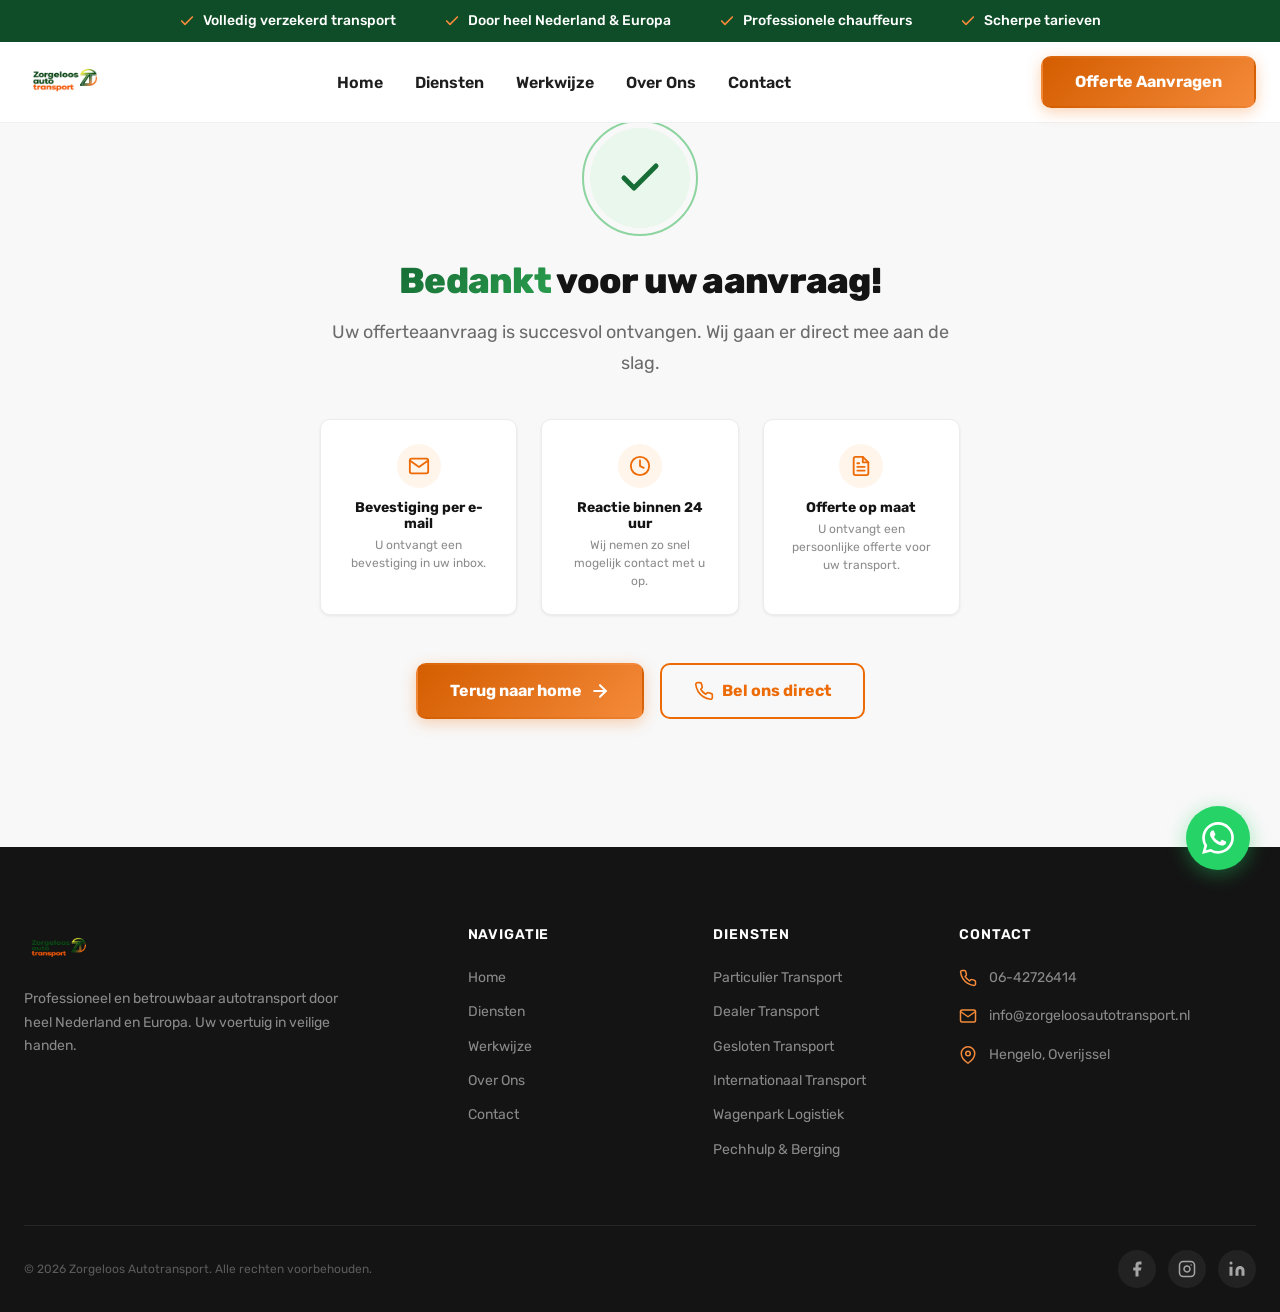
<file: bedankt.html>
<!DOCTYPE html>
<html lang="nl-NL">
<head>
  <meta charset="UTF-8" />
  <meta name="viewport" content="width=device-width, initial-scale=1.0" />
  <meta http-equiv="X-UA-Compatible" content="IE=edge" />

  <!-- SEO — noindex: bedankt-pagina mag niet in Google -->
  <title>Bedankt! | Zorgeloos Autotransport</title>
  <meta name="robots" content="noindex, nofollow" />

  <!-- Fonts -->
  <link rel="preconnect" href="https://fonts.googleapis.com" />
  <link rel="preconnect" href="https://fonts.gstatic.com" crossorigin />

  <!-- Favicon -->
  <link rel="icon" type="image/svg+xml" href="images/favicon.svg" />
  <link rel="icon" type="image/png" sizes="32x32" href="images/favicon-32x32.png" />
  <link rel="icon" type="image/png" sizes="16x16" href="images/favicon-16x16.png" />
  <link rel="apple-touch-icon" sizes="180x180" href="images/apple-touch-icon.png" />

  <!-- Stylesheet -->
  <link rel="stylesheet" href="style.css" />

  <!-- ========== CONVERSION TRACKING ========== -->
  <!-- Google Analytics / GA4 Event (uncomment and configure) -->
  <!--
  <script>
    gtag('event', 'conversion', {
      'send_to': 'AW-XXXXXXXXX/XXXXXXXXXXXXX'
    });
  </script>
  -->

  <!-- Meta Pixel Conversion (uncomment and configure) -->
  <!--
  <script>
    fbq('track', 'Lead');
  </script>
  -->
  <!-- ========== END TRACKING ========== -->
</head>
<body>

  <!-- ========== HEADER ========== -->
  <header class="site-header" id="site-header">
    <!-- USP Bar -->
    <div class="usp-bar">
      <div class="container">
        <div class="usp-item">
          <svg viewBox="0 0 24 24" fill="none" stroke="currentColor" stroke-width="2.5" stroke-linecap="round" stroke-linejoin="round"><polyline points="20 6 9 17 4 12"/></svg>
          <span>Volledig verzekerd transport</span>
        </div>
        <div class="usp-item">
          <svg viewBox="0 0 24 24" fill="none" stroke="currentColor" stroke-width="2.5" stroke-linecap="round" stroke-linejoin="round"><polyline points="20 6 9 17 4 12"/></svg>
          <span>Door heel Nederland &amp; Europa</span>
        </div>
        <div class="usp-item">
          <svg viewBox="0 0 24 24" fill="none" stroke="currentColor" stroke-width="2.5" stroke-linecap="round" stroke-linejoin="round"><polyline points="20 6 9 17 4 12"/></svg>
          <span>Professionele chauffeurs</span>
        </div>
        <div class="usp-item">
          <svg viewBox="0 0 24 24" fill="none" stroke="currentColor" stroke-width="2.5" stroke-linecap="round" stroke-linejoin="round"><polyline points="20 6 9 17 4 12"/></svg>
          <span>Scherpe tarieven</span>
        </div>
      </div>
    </div>

    <!-- Main Navigation -->
    <nav class="main-nav">
      <div class="container">
        <div class="nav-inner">
          <a href="index.html" class="nav-logo" id="nav-logo">
            <img src="images/logo.png" alt="Zorgeloos Autotransport" />
          </a>

          <div class="nav-links" id="nav-links">
            <a href="index.html" class="nav-link">Home</a>
            <a href="diensten.html" class="nav-link">Diensten</a>
            <a href="werkwijze.html" class="nav-link">Werkwijze</a>
            <a href="over-ons.html" class="nav-link">Over Ons</a>
            <a href="contact.html" class="nav-link">Contact</a>
          </div>

          <a href="contact.html" class="btn btn-primary nav-cta desktop-only" id="nav-cta-btn">
            Offerte Aanvragen
          </a>

          <button class="mobile-toggle" id="mobile-toggle" aria-label="Menu openen">
            <span></span>
            <span></span>
            <span></span>
          </button>
        </div>
      </div>
    </nav>

    <!-- Mobile Navigation -->
    <div class="mobile-nav" id="mobile-nav">
      <div class="mobile-nav-links">
        <a href="index.html" class="mobile-nav-link" data-nav>Home</a>
        <a href="diensten.html" class="mobile-nav-link" data-nav>Diensten</a>
        <a href="werkwijze.html" class="mobile-nav-link" data-nav>Werkwijze</a>
        <a href="over-ons.html" class="mobile-nav-link" data-nav>Over Ons</a>
        <a href="contact.html" class="mobile-nav-link" data-nav>Contact</a>
      </div>
      <div class="mobile-nav-cta">
        <a href="contact.html" class="btn btn-primary" data-nav>Offerte Aanvragen</a>
      </div>
    </div>
  </header>

  <!-- ========== BEDANKT CONTENT ========== -->
  <section class="bedankt-section" id="bedankt">
    <div class="container">
      <div class="bedankt-content">
        <!-- Success Icon -->
        <div class="bedankt-icon">
          <svg viewBox="0 0 24 24" fill="none" stroke="currentColor" stroke-width="2.5" stroke-linecap="round" stroke-linejoin="round">
            <polyline points="20 6 9 17 4 12"/>
          </svg>
        </div>

        <h1><span class="text-gradient">Bedankt</span> voor uw aanvraag!</h1>
        <p>Uw offerteaanvraag is succesvol ontvangen. Wij gaan er direct mee aan de slag.</p>

        <!-- Wat kunt u verwachten -->
        <div class="bedankt-steps">
          <div class="bedankt-step">
            <div class="bedankt-step-icon">
              <svg viewBox="0 0 24 24" fill="none" stroke="currentColor" stroke-width="2" stroke-linecap="round" stroke-linejoin="round"><path d="M4 4h16c1.1 0 2 .9 2 2v12c0 1.1-.9 2-2 2H4c-1.1 0-2-.9-2-2V6c0-1.1.9-2 2-2z"/><polyline points="22,6 12,13 2,6"/></svg>
            </div>
            <h4>Bevestiging per e-mail</h4>
            <p>U ontvangt een bevestiging in uw inbox.</p>
          </div>
          <div class="bedankt-step">
            <div class="bedankt-step-icon">
              <svg viewBox="0 0 24 24" fill="none" stroke="currentColor" stroke-width="2" stroke-linecap="round" stroke-linejoin="round"><circle cx="12" cy="12" r="10"/><polyline points="12 6 12 12 16 14"/></svg>
            </div>
            <h4>Reactie binnen 24 uur</h4>
            <p>Wij nemen zo snel mogelijk contact met u op.</p>
          </div>
          <div class="bedankt-step">
            <div class="bedankt-step-icon">
              <svg viewBox="0 0 24 24" fill="none" stroke="currentColor" stroke-width="2" stroke-linecap="round" stroke-linejoin="round"><path d="M14 2H6a2 2 0 0 0-2 2v16a2 2 0 0 0 2 2h12a2 2 0 0 0 2-2V8z"/><polyline points="14 2 14 8 20 8"/><line x1="16" y1="13" x2="8" y2="13"/><line x1="16" y1="17" x2="8" y2="17"/><polyline points="10 9 9 9 8 9"/></svg>
            </div>
            <h4>Offerte op maat</h4>
            <p>U ontvangt een persoonlijke offerte voor uw transport.</p>
          </div>
        </div>

        <!-- Acties -->
        <div class="bedankt-actions">
          <a href="index.html" class="btn btn-primary" id="bedankt-home-btn">
            Terug naar home
            <svg class="btn-icon" viewBox="0 0 24 24" fill="none" stroke="currentColor" stroke-width="2.5" stroke-linecap="round" stroke-linejoin="round"><line x1="5" y1="12" x2="19" y2="12"/><polyline points="12 5 19 12 12 19"/></svg>
          </a>
          <a href="tel:+31642726414" class="btn btn-secondary" id="bedankt-bel-btn">
            <svg class="btn-icon" style="transform: none;" viewBox="0 0 24 24" fill="none" stroke="currentColor" stroke-width="2" stroke-linecap="round" stroke-linejoin="round"><path d="M22 16.92v3a2 2 0 0 1-2.18 2 19.79 19.79 0 0 1-8.63-3.07 19.5 19.5 0 0 1-6-6 19.79 19.79 0 0 1-3.07-8.67A2 2 0 0 1 4.11 2h3a2 2 0 0 1 2 1.72c.127.96.361 1.903.7 2.81a2 2 0 0 1-.45 2.11L8.09 9.91a16 16 0 0 0 6 6l1.27-1.27a2 2 0 0 1 2.11-.45c.907.339 1.85.573 2.81.7A2 2 0 0 1 22 16.92z"/></svg>
            Bel ons direct
          </a>
        </div>
      </div>
    </div>
  </section>

  <!-- ========== FOOTER ========== -->
  <footer class="site-footer">
    <div class="container">
      <div class="footer-grid">
        <div class="footer-brand">
          <img src="images/logo.png" alt="Zorgeloos Autotransport" class="footer-brand-logo" />
          <p>Professioneel en betrouwbaar autotransport door heel Nederland en Europa. Uw voertuig in veilige handen.</p>
        </div>

        <div class="footer-col">
          <h4>Navigatie</h4>
          <div class="footer-links">
            <a href="index.html" class="footer-link">Home</a>
            <a href="diensten.html" class="footer-link">Diensten</a>
            <a href="werkwijze.html" class="footer-link">Werkwijze</a>
            <a href="over-ons.html" class="footer-link">Over Ons</a>
            <a href="contact.html" class="footer-link">Contact</a>
          </div>
        </div>

        <div class="footer-col">
          <h4>Diensten</h4>
          <div class="footer-links">
            <a href="diensten.html" class="footer-link">Particulier Transport</a>
            <a href="diensten.html" class="footer-link">Dealer Transport</a>
            <a href="diensten.html" class="footer-link">Gesloten Transport</a>
            <a href="diensten.html" class="footer-link">Internationaal Transport</a>
            <a href="diensten.html" class="footer-link">Wagenpark Logistiek</a>
            <a href="diensten.html" class="footer-link">Pechhulp &amp; Berging</a>
          </div>
        </div>

        <div class="footer-col">
          <h4>Contact</h4>
          <div class="footer-contact-item">
            <svg viewBox="0 0 24 24" fill="none" stroke="currentColor" stroke-width="2" stroke-linecap="round" stroke-linejoin="round"><path d="M22 16.92v3a2 2 0 0 1-2.18 2 19.79 19.79 0 0 1-8.63-3.07 19.5 19.5 0 0 1-6-6 19.79 19.79 0 0 1-3.07-8.67A2 2 0 0 1 4.11 2h3a2 2 0 0 1 2 1.72c.127.96.361 1.903.7 2.81a2 2 0 0 1-.45 2.11L8.09 9.91a16 16 0 0 0 6 6l1.27-1.27a2 2 0 0 1 2.11-.45c.907.339 1.85.573 2.81.7A2 2 0 0 1 22 16.92z"/></svg>
            <a href="tel:+31642726414">06-42726414</a>
          </div>
          <div class="footer-contact-item">
            <svg viewBox="0 0 24 24" fill="none" stroke="currentColor" stroke-width="2" stroke-linecap="round" stroke-linejoin="round"><path d="M4 4h16c1.1 0 2 .9 2 2v12c0 1.1-.9 2-2 2H4c-1.1 0-2-.9-2-2V6c0-1.1.9-2 2-2z"/><polyline points="22,6 12,13 2,6"/></svg>
            <a href="mailto:info@zorgeloosautotransport.nl">info@zorgeloosautotransport.nl</a>
          </div>
          <div class="footer-contact-item">
            <svg viewBox="0 0 24 24" fill="none" stroke="currentColor" stroke-width="2" stroke-linecap="round" stroke-linejoin="round"><path d="M21 10c0 7-9 13-9 13s-9-6-9-13a9 9 0 0 1 18 0z"/><circle cx="12" cy="10" r="3"/></svg>
            <span>Hengelo, Overijssel</span>
          </div>
        </div>
      </div>

      <div class="footer-bottom">
        <p>&copy; 2026 Zorgeloos Autotransport. Alle rechten voorbehouden.</p>
        <div class="footer-social">
          <a href="#" aria-label="Facebook">
            <svg viewBox="0 0 24 24" fill="currentColor"><path d="M18 2h-3a5 5 0 00-5 5v3H7v4h3v8h4v-8h3l1-4h-4V7a1 1 0 011-1h3z"/></svg>
          </a>
          <a href="#" aria-label="Instagram">
            <svg viewBox="0 0 24 24" fill="none" stroke="currentColor" stroke-width="2" stroke-linecap="round" stroke-linejoin="round"><rect x="2" y="2" width="20" height="20" rx="5" ry="5"/><path d="M16 11.37A4 4 0 1112.63 8 4 4 0 0116 11.37z"/><line x1="17.5" y1="6.5" x2="17.51" y2="6.5"/></svg>
          </a>
          <a href="#" aria-label="LinkedIn">
            <svg viewBox="0 0 24 24" fill="currentColor"><path d="M16 8a6 6 0 016 6v7h-4v-7a2 2 0 00-2-2 2 2 0 00-2 2v7h-4v-7a6 6 0 016-6zM2 9h4v12H2zM4 6a2 2 0 100-4 2 2 0 000 4z"/></svg>
          </a>
        </div>
      </div>
    </div>
  </footer>

  <!-- Mobile Sticky CTA -->
  <div class="mobile-sticky-cta" id="mobile-sticky-cta">
    <div class="mobile-sticky-cta-inner">
      <a href="tel:+31642726414" class="btn-sticky btn-sticky-call" id="sticky-bel-btn">
        <svg viewBox="0 0 24 24" fill="none" stroke="currentColor" stroke-width="2" stroke-linecap="round" stroke-linejoin="round"><path d="M22 16.92v3a2 2 0 0 1-2.18 2 19.79 19.79 0 0 1-8.63-3.07 19.5 19.5 0 0 1-6-6 19.79 19.79 0 0 1-3.07-8.67A2 2 0 0 1 4.11 2h3a2 2 0 0 1 2 1.72c.127.96.361 1.903.7 2.81a2 2 0 0 1-.45 2.11L8.09 9.91a16 16 0 0 0 6 6l1.27-1.27a2 2 0 0 1 2.11-.45c.907.339 1.85.573 2.81.7A2 2 0 0 1 22 16.92z"/></svg>
        Bel Direct
      </a>
      <a href="contact.html" class="btn-sticky btn-sticky-offerte" id="sticky-offerte-btn">
        <svg viewBox="0 0 24 24" fill="none" stroke="currentColor" stroke-width="2" stroke-linecap="round" stroke-linejoin="round"><path d="M14 2H6a2 2 0 0 0-2 2v16a2 2 0 0 0 2 2h12a2 2 0 0 0 2-2V8z"/><polyline points="14 2 14 8 20 8"/><line x1="16" y1="13" x2="8" y2="13"/><line x1="16" y1="17" x2="8" y2="17"/><polyline points="10 9 9 9 8 9"/></svg>
        Offerte Aanvragen
      </a>
    </div>
  </div>

  <!-- WhatsApp Button -->
  <a href="https://wa.me/31642726414" class="whatsapp-button" target="_blank" rel="noopener" aria-label="Chat via WhatsApp" id="whatsapp-btn">
    <svg viewBox="0 0 24 24" fill="currentColor"><path d="M17.472 14.382c-.297-.149-1.758-.867-2.03-.967-.273-.099-.471-.148-.67.15-.197.297-.767.966-.94 1.164-.173.199-.347.223-.644.075-.297-.15-1.255-.463-2.39-1.475-.883-.788-1.48-1.761-1.653-2.059-.173-.297-.018-.458.13-.606.134-.133.298-.347.446-.52.149-.174.198-.298.298-.497.099-.198.05-.371-.025-.52-.075-.149-.669-1.612-.916-2.207-.242-.579-.487-.5-.669-.51-.173-.008-.371-.01-.57-.01-.198 0-.52.074-.792.372-.272.297-1.04 1.016-1.04 2.479 0 1.462 1.065 2.875 1.213 3.074.149.198 2.096 3.2 5.077 4.487.709.306 1.262.489 1.694.625.712.227 1.36.195 1.871.118.571-.085 1.758-.719 2.006-1.413.248-.694.248-1.289.173-1.413-.074-.124-.272-.198-.57-.347m-5.421 7.403h-.004a9.87 9.87 0 01-5.031-1.378l-.361-.214-3.741.982.998-3.648-.235-.374a9.86 9.86 0 01-1.51-5.26c.001-5.45 4.436-9.884 9.888-9.884 2.64 0 5.122 1.03 6.988 2.898a9.825 9.825 0 012.893 6.994c-.003 5.45-4.437 9.884-9.885 9.884m8.413-18.297A11.815 11.815 0 0012.05 0C5.495 0 .16 5.335.157 11.892c0 2.096.547 4.142 1.588 5.945L.057 24l6.305-1.654a11.882 11.882 0 005.683 1.448h.005c6.554 0 11.89-5.335 11.893-11.893a11.821 11.821 0 00-3.48-8.413z"/></svg>
  </a>

  <!-- ========== JAVASCRIPT ========== -->
  <script src="script.js"></script>
</body>
</html>
</file>
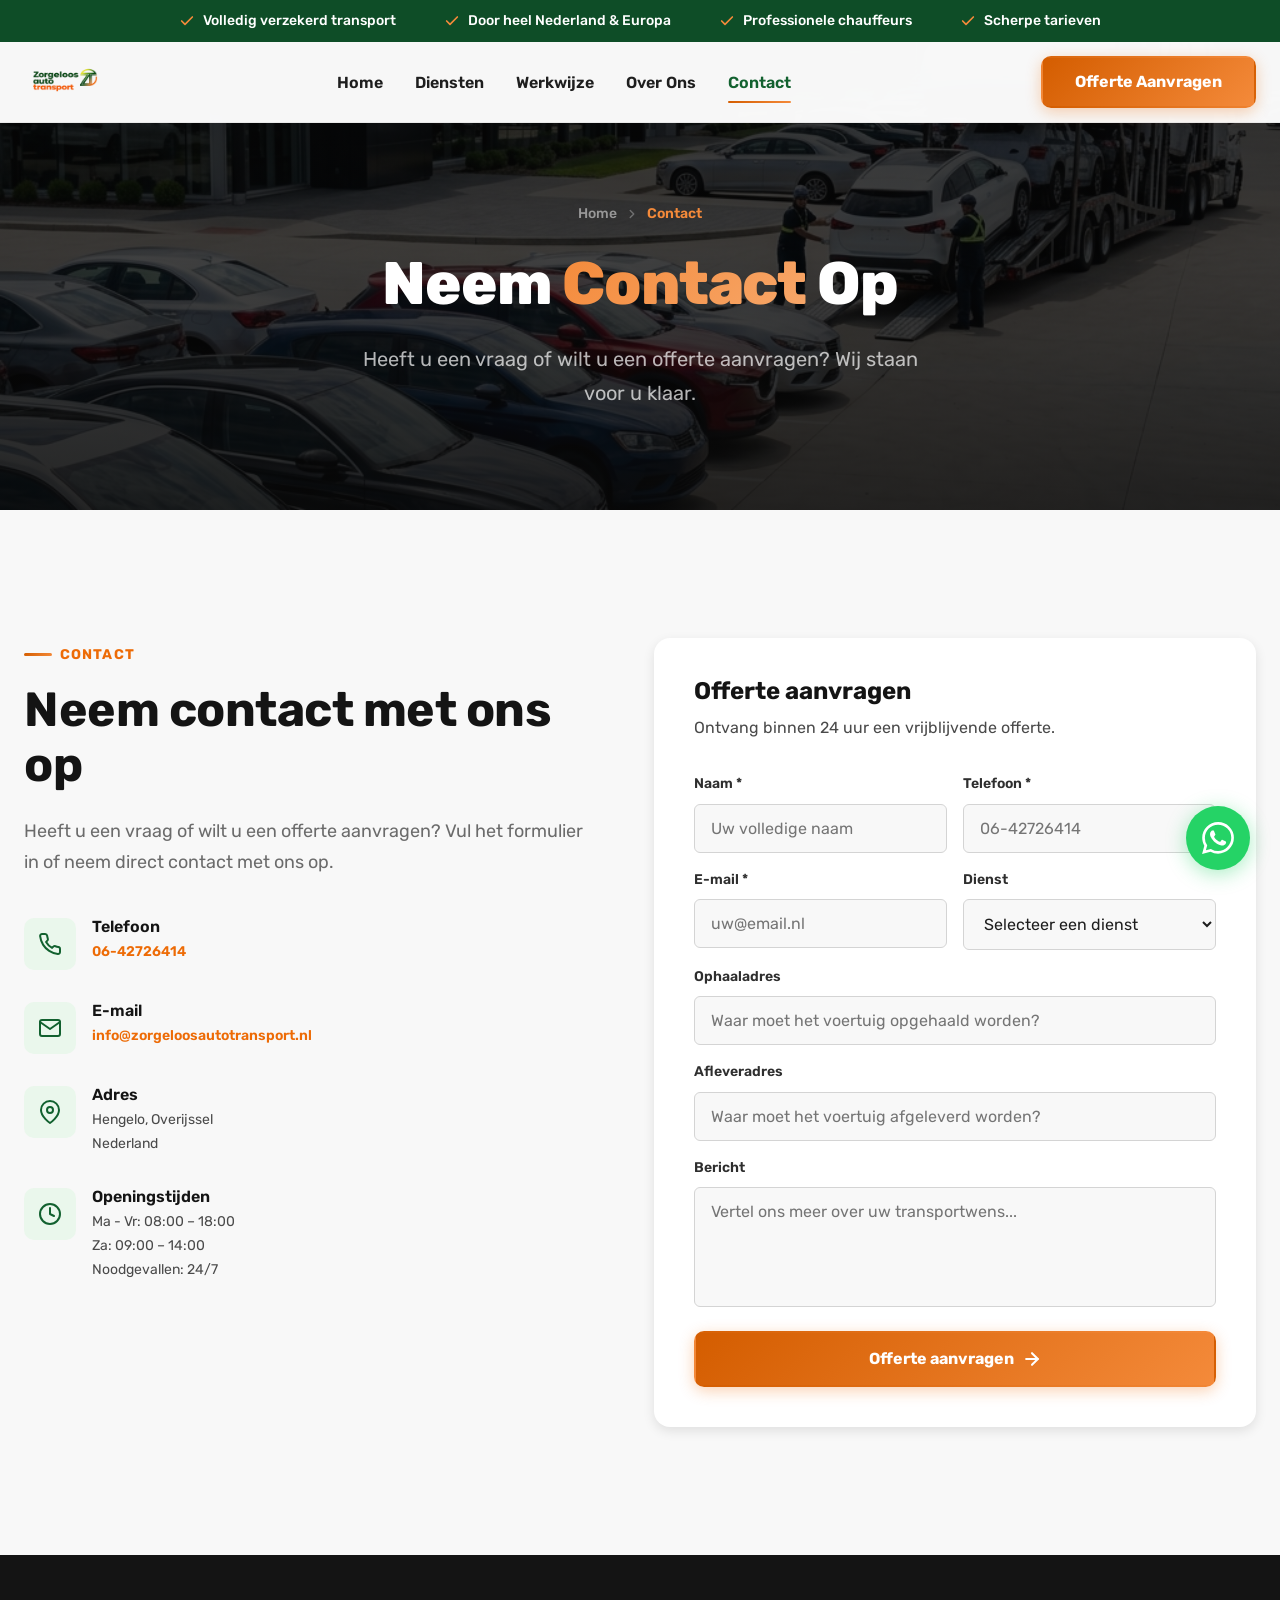
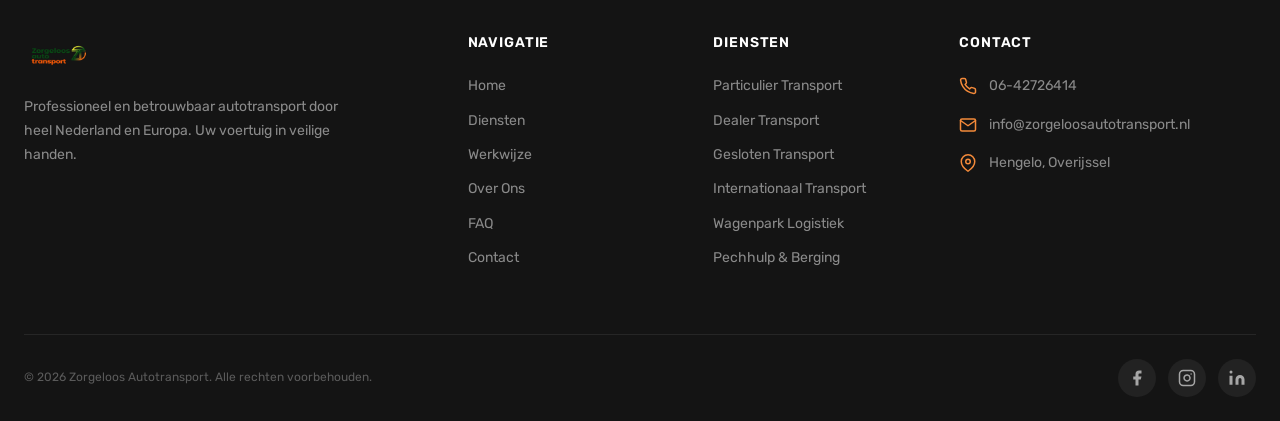
<file: contact.html>
<!DOCTYPE html>
<html lang="nl-NL">
<head>
  <meta charset="UTF-8" />
  <meta name="viewport" content="width=device-width, initial-scale=1.0" />
  <meta http-equiv="X-UA-Compatible" content="IE=edge" />

  <!-- SEO -->
  <title>Contact | Zorgeloos Autotransport</title>
  <meta name="description" content="Neem contact op met Zorgeloos Autotransport. Vraag een vrijblijvende offerte aan of bel ons direct. Wij reageren binnen 24 uur." />
  <meta name="robots" content="index, follow" />
  <link rel="canonical" href="https://www.zorgeloosautotransport.nl/contact" />

  <!-- Open Graph -->
  <meta property="og:locale" content="nl_NL" />
  <meta property="og:type" content="website" />
  <meta property="og:title" content="Contact | Zorgeloos Autotransport" />
  <meta property="og:description" content="Neem contact op of vraag een vrijblijvende offerte aan. Wij reageren binnen 24 uur." />
  <meta property="og:url" content="https://www.zorgeloosautotransport.nl/contact" />
  <meta property="og:site_name" content="Zorgeloos Autotransport" />

  <!-- Fonts -->
  <link rel="preconnect" href="https://fonts.googleapis.com" />
  <link rel="preconnect" href="https://fonts.gstatic.com" crossorigin />

  <!-- Favicon -->
  <link rel="icon" type="image/svg+xml" href="images/favicon.svg" />
  <link rel="icon" type="image/png" sizes="32x32" href="images/favicon-32x32.png" />
  <link rel="icon" type="image/png" sizes="16x16" href="images/favicon-16x16.png" />
  <link rel="apple-touch-icon" sizes="180x180" href="images/apple-touch-icon.png" />

  <!-- Stylesheet -->
  <link rel="stylesheet" href="style.css" />
</head>
<body>

  <!-- ========== HEADER ========== -->
  <header class="site-header" id="site-header">
    <!-- USP Bar -->
    <div class="usp-bar">
      <div class="container">
        <div class="usp-item">
          <svg viewBox="0 0 24 24" fill="none" stroke="currentColor" stroke-width="2.5" stroke-linecap="round" stroke-linejoin="round"><polyline points="20 6 9 17 4 12"/></svg>
          <span>Volledig verzekerd transport</span>
        </div>
        <div class="usp-item">
          <svg viewBox="0 0 24 24" fill="none" stroke="currentColor" stroke-width="2.5" stroke-linecap="round" stroke-linejoin="round"><polyline points="20 6 9 17 4 12"/></svg>
          <span>Door heel Nederland & Europa</span>
        </div>
        <div class="usp-item">
          <svg viewBox="0 0 24 24" fill="none" stroke="currentColor" stroke-width="2.5" stroke-linecap="round" stroke-linejoin="round"><polyline points="20 6 9 17 4 12"/></svg>
          <span>Professionele chauffeurs</span>
        </div>
        <div class="usp-item">
          <svg viewBox="0 0 24 24" fill="none" stroke="currentColor" stroke-width="2.5" stroke-linecap="round" stroke-linejoin="round"><polyline points="20 6 9 17 4 12"/></svg>
          <span>Scherpe tarieven</span>
        </div>
      </div>
    </div>

    <!-- Main Navigation -->
    <nav class="main-nav">
      <div class="container">
        <div class="nav-inner">
          <a href="index.html" class="nav-logo" id="nav-logo">
            <img src="images/logo.png" alt="Zorgeloos Autotransport" />
          </a>

          <div class="nav-links" id="nav-links">
            <a href="index.html" class="nav-link">Home</a>
            <a href="diensten.html" class="nav-link">Diensten</a>
            <a href="werkwijze.html" class="nav-link">Werkwijze</a>
            <a href="over-ons.html" class="nav-link">Over Ons</a>
            <a href="contact.html" class="nav-link active">Contact</a>
          </div>

          <a href="contact.html" class="btn btn-primary nav-cta desktop-only" id="nav-cta-btn">
            Offerte Aanvragen
          </a>

          <button class="mobile-toggle" id="mobile-toggle" aria-label="Menu openen">
            <span></span>
            <span></span>
            <span></span>
          </button>
        </div>
      </div>
    </nav>

    <!-- Mobile Navigation -->
    <div class="mobile-nav" id="mobile-nav">
      <div class="mobile-nav-links">
        <a href="index.html" class="mobile-nav-link" data-nav>Home</a>
        <a href="diensten.html" class="mobile-nav-link" data-nav>Diensten</a>
        <a href="werkwijze.html" class="mobile-nav-link" data-nav>Werkwijze</a>
        <a href="over-ons.html" class="mobile-nav-link" data-nav>Over Ons</a>
        <a href="faq.html" class="mobile-nav-link" data-nav>FAQ</a>
        <a href="contact.html" class="mobile-nav-link" data-nav>Contact</a>
      </div>
      <div class="mobile-nav-cta">
        <a href="contact.html" class="btn btn-primary" data-nav>Offerte Aanvragen</a>
      </div>
    </div>
  </header>

  <!-- ========== PAGE HERO ========== -->
  <section class="page-hero">
    <div class="hero-bg">
      <img src="images/dealer-transport.png" alt="Contact opnemen" />
    </div>
    <div class="hero-overlay"></div>
    <div class="container">
      <div class="page-hero-content">
        <div class="page-hero-breadcrumb">
          <a href="index.html">Home</a>
          <svg viewBox="0 0 24 24" fill="none" stroke="currentColor" stroke-width="2.5" stroke-linecap="round" stroke-linejoin="round"><polyline points="9 18 15 12 9 6"/></svg>
          <span>Contact</span>
        </div>
        <h1>Neem <span class="text-gradient">Contact</span> Op</h1>
        <p>Heeft u een vraag of wilt u een offerte aanvragen? Wij staan voor u klaar.</p>
      </div>
    </div>
  </section>

  <!-- ========== CONTACT ========== -->
  <section class="contact-section" id="contact">
    <div class="container">
      <div class="contact-grid">
        <div class="reveal-left">
          <span class="section-label">Contact</span>
          <h2 class="section-title">Neem contact met ons op</h2>
          <p class="section-description" style="margin-bottom: var(--space-10);">
            Heeft u een vraag of wilt u een offerte aanvragen? Vul het formulier in of neem direct contact met ons op.
          </p>

          <div class="contact-info">
            <div class="contact-info-item">
              <div class="contact-info-icon">
                <svg viewBox="0 0 24 24" fill="none" stroke="currentColor" stroke-width="2" stroke-linecap="round" stroke-linejoin="round"><path d="M22 16.92v3a2 2 0 0 1-2.18 2 19.79 19.79 0 0 1-8.63-3.07 19.5 19.5 0 0 1-6-6 19.79 19.79 0 0 1-3.07-8.67A2 2 0 0 1 4.11 2h3a2 2 0 0 1 2 1.72c.127.96.361 1.903.7 2.81a2 2 0 0 1-.45 2.11L8.09 9.91a16 16 0 0 0 6 6l1.27-1.27a2 2 0 0 1 2.11-.45c.907.339 1.85.573 2.81.7A2 2 0 0 1 22 16.92z"/></svg>
              </div>
              <div class="contact-info-text">
                <h4>Telefoon</h4>
                <p><a href="tel:+31642726414">06-42726414</a></p>
              </div>
            </div>

            <div class="contact-info-item">
              <div class="contact-info-icon">
                <svg viewBox="0 0 24 24" fill="none" stroke="currentColor" stroke-width="2" stroke-linecap="round" stroke-linejoin="round"><path d="M4 4h16c1.1 0 2 .9 2 2v12c0 1.1-.9 2-2 2H4c-1.1 0-2-.9-2-2V6c0-1.1.9-2 2-2z"/><polyline points="22,6 12,13 2,6"/></svg>
              </div>
              <div class="contact-info-text">
                <h4>E-mail</h4>
                <p><a href="mailto:info@zorgeloosautotransport.nl">info@zorgeloosautotransport.nl</a></p>
              </div>
            </div>

            <div class="contact-info-item">
              <div class="contact-info-icon">
                <svg viewBox="0 0 24 24" fill="none" stroke="currentColor" stroke-width="2" stroke-linecap="round" stroke-linejoin="round"><path d="M21 10c0 7-9 13-9 13s-9-6-9-13a9 9 0 0 1 18 0z"/><circle cx="12" cy="10" r="3"/></svg>
              </div>
              <div class="contact-info-text">
                <h4>Adres</h4>
                <p>Hengelo, Overijssel<br>Nederland</p>
              </div>
            </div>

            <div class="contact-info-item">
              <div class="contact-info-icon">
                <svg viewBox="0 0 24 24" fill="none" stroke="currentColor" stroke-width="2" stroke-linecap="round" stroke-linejoin="round"><circle cx="12" cy="12" r="10"/><polyline points="12 6 12 12 16 14"/></svg>
              </div>
              <div class="contact-info-text">
                <h4>Openingstijden</h4>
                <p>Ma - Vr: 08:00 – 18:00<br>Za: 09:00 – 14:00<br>Noodgevallen: 24/7</p>
              </div>
            </div>
          </div>
        </div>

        <div class="contact-form reveal-right" id="contact-form">
          <h3>Offerte aanvragen</h3>
          <p>Ontvang binnen 24 uur een vrijblijvende offerte.</p>

          <form id="offerte-form" onsubmit="handleFormSubmit(event)">
            <div class="form-grid">
              <div class="form-group">
                <label for="form-naam">Naam *</label>
                <input type="text" id="form-naam" name="naam" placeholder="Uw volledige naam" required />
              </div>
              <div class="form-group">
                <label for="form-telefoon">Telefoon *</label>
                <input type="tel" id="form-telefoon" name="telefoon" placeholder="06-42726414" required />
              </div>
              <div class="form-group">
                <label for="form-email">E-mail *</label>
                <input type="email" id="form-email" name="email" placeholder="uw@email.nl" required />
              </div>
              <div class="form-group">
                <label for="form-dienst">Dienst</label>
                <select id="form-dienst" name="dienst">
                  <option value="">Selecteer een dienst</option>
                  <option value="particulier">Particulier Transport</option>
                  <option value="dealer">Dealer Transport</option>
                  <option value="gesloten">Gesloten Transport</option>
                  <option value="internationaal">Internationaal Transport</option>
                  <option value="wagenpark">Wagenpark Logistiek</option>
                  <option value="pechhulp">Pechhulp & Berging</option>
                </select>
              </div>
              <div class="form-group full-width">
                <label for="form-ophaal">Ophaaladres</label>
                <input type="text" id="form-ophaal" name="ophaal" placeholder="Waar moet het voertuig opgehaald worden?" />
              </div>
              <div class="form-group full-width">
                <label for="form-aflever">Afleveradres</label>
                <input type="text" id="form-aflever" name="aflever" placeholder="Waar moet het voertuig afgeleverd worden?" />
              </div>
              <div class="form-group full-width">
                <label for="form-bericht">Bericht</label>
                <textarea id="form-bericht" name="bericht" placeholder="Vertel ons meer over uw transportwens..."></textarea>
              </div>
            </div>
            <div class="form-submit">
              <button type="submit" class="btn btn-primary" id="form-submit-btn">
                Offerte aanvragen
                <svg class="btn-icon" viewBox="0 0 24 24" fill="none" stroke="currentColor" stroke-width="2.5" stroke-linecap="round" stroke-linejoin="round"><line x1="5" y1="12" x2="19" y2="12"/><polyline points="12 5 19 12 12 19"/></svg>
              </button>
            </div>
          </form>
        </div>
      </div>
    </div>
  </section>

  <!-- ========== FOOTER ========== -->
  <footer class="site-footer">
    <div class="container">
      <div class="footer-grid">
        <div class="footer-brand">
          <img src="images/logo.png" alt="Zorgeloos Autotransport" class="footer-brand-logo" />
          <p>Professioneel en betrouwbaar autotransport door heel Nederland en Europa. Uw voertuig in veilige handen.</p>
        </div>

        <div class="footer-col">
          <h4>Navigatie</h4>
          <div class="footer-links">
            <a href="index.html" class="footer-link">Home</a>
            <a href="diensten.html" class="footer-link">Diensten</a>
            <a href="werkwijze.html" class="footer-link">Werkwijze</a>
            <a href="over-ons.html" class="footer-link">Over Ons</a>
            <a href="faq.html" class="footer-link">FAQ</a>
            <a href="contact.html" class="footer-link">Contact</a>
          </div>
        </div>

        <div class="footer-col">
          <h4>Diensten</h4>
          <div class="footer-links">
            <a href="diensten.html" class="footer-link">Particulier Transport</a>
            <a href="diensten.html" class="footer-link">Dealer Transport</a>
            <a href="diensten.html" class="footer-link">Gesloten Transport</a>
            <a href="diensten.html" class="footer-link">Internationaal Transport</a>
            <a href="diensten.html" class="footer-link">Wagenpark Logistiek</a>
            <a href="diensten.html" class="footer-link">Pechhulp & Berging</a>
          </div>
        </div>

        <div class="footer-col">
          <h4>Contact</h4>
          <div class="footer-contact-item">
            <svg viewBox="0 0 24 24" fill="none" stroke="currentColor" stroke-width="2" stroke-linecap="round" stroke-linejoin="round"><path d="M22 16.92v3a2 2 0 0 1-2.18 2 19.79 19.79 0 0 1-8.63-3.07 19.5 19.5 0 0 1-6-6 19.79 19.79 0 0 1-3.07-8.67A2 2 0 0 1 4.11 2h3a2 2 0 0 1 2 1.72c.127.96.361 1.903.7 2.81a2 2 0 0 1-.45 2.11L8.09 9.91a16 16 0 0 0 6 6l1.27-1.27a2 2 0 0 1 2.11-.45c.907.339 1.85.573 2.81.7A2 2 0 0 1 22 16.92z"/></svg>
            <a href="tel:+31642726414">06-42726414</a>
          </div>
          <div class="footer-contact-item">
            <svg viewBox="0 0 24 24" fill="none" stroke="currentColor" stroke-width="2" stroke-linecap="round" stroke-linejoin="round"><path d="M4 4h16c1.1 0 2 .9 2 2v12c0 1.1-.9 2-2 2H4c-1.1 0-2-.9-2-2V6c0-1.1.9-2 2-2z"/><polyline points="22,6 12,13 2,6"/></svg>
            <a href="mailto:info@zorgeloosautotransport.nl">info@zorgeloosautotransport.nl</a>
          </div>
          <div class="footer-contact-item">
            <svg viewBox="0 0 24 24" fill="none" stroke="currentColor" stroke-width="2" stroke-linecap="round" stroke-linejoin="round"><path d="M21 10c0 7-9 13-9 13s-9-6-9-13a9 9 0 0 1 18 0z"/><circle cx="12" cy="10" r="3"/></svg>
            <span>Hengelo, Overijssel</span>
          </div>
        </div>
      </div>

      <div class="footer-bottom">
        <p>&copy; 2026 Zorgeloos Autotransport. Alle rechten voorbehouden.</p>
        <div class="footer-social">
          <a href="#" aria-label="Facebook">
            <svg viewBox="0 0 24 24" fill="currentColor"><path d="M18 2h-3a5 5 0 00-5 5v3H7v4h3v8h4v-8h3l1-4h-4V7a1 1 0 011-1h3z"/></svg>
          </a>
          <a href="#" aria-label="Instagram">
            <svg viewBox="0 0 24 24" fill="none" stroke="currentColor" stroke-width="2" stroke-linecap="round" stroke-linejoin="round"><rect x="2" y="2" width="20" height="20" rx="5" ry="5"/><path d="M16 11.37A4 4 0 1112.63 8 4 4 0 0116 11.37z"/><line x1="17.5" y1="6.5" x2="17.51" y2="6.5"/></svg>
          </a>
          <a href="#" aria-label="LinkedIn">
            <svg viewBox="0 0 24 24" fill="currentColor"><path d="M16 8a6 6 0 016 6v7h-4v-7a2 2 0 00-2-2 2 2 0 00-2 2v7h-4v-7a6 6 0 016-6zM2 9h4v12H2zM4 6a2 2 0 100-4 2 2 0 000 4z"/></svg>
          </a>
        </div>
      </div>
    </div>
  </footer>

  <!-- Mobile Sticky CTA -->
  <div class="mobile-sticky-cta" id="mobile-sticky-cta">
    <div class="mobile-sticky-cta-inner">
      <a href="tel:+31642726414" class="btn-sticky btn-sticky-call" id="sticky-bel-btn">
        <svg viewBox="0 0 24 24" fill="none" stroke="currentColor" stroke-width="2" stroke-linecap="round" stroke-linejoin="round"><path d="M22 16.92v3a2 2 0 0 1-2.18 2 19.79 19.79 0 0 1-8.63-3.07 19.5 19.5 0 0 1-6-6 19.79 19.79 0 0 1-3.07-8.67A2 2 0 0 1 4.11 2h3a2 2 0 0 1 2 1.72c.127.96.361 1.903.7 2.81a2 2 0 0 1-.45 2.11L8.09 9.91a16 16 0 0 0 6 6l1.27-1.27a2 2 0 0 1 2.11-.45c.907.339 1.85.573 2.81.7A2 2 0 0 1 22 16.92z"/></svg>
        Bel Direct
      </a>
      <a href="contact.html" class="btn-sticky btn-sticky-offerte" id="sticky-offerte-btn">
        <svg viewBox="0 0 24 24" fill="none" stroke="currentColor" stroke-width="2" stroke-linecap="round" stroke-linejoin="round"><path d="M14 2H6a2 2 0 0 0-2 2v16a2 2 0 0 0 2 2h12a2 2 0 0 0 2-2V8z"/><polyline points="14 2 14 8 20 8"/><line x1="16" y1="13" x2="8" y2="13"/><line x1="16" y1="17" x2="8" y2="17"/><polyline points="10 9 9 9 8 9"/></svg>
        Offerte Aanvragen
      </a>
    </div>
  </div>

  <!-- WhatsApp Button -->
  <a href="https://wa.me/31642726414" class="whatsapp-button" target="_blank" rel="noopener" aria-label="Chat via WhatsApp" id="whatsapp-btn">
    <svg viewBox="0 0 24 24" fill="currentColor"><path d="M17.472 14.382c-.297-.149-1.758-.867-2.03-.967-.273-.099-.471-.148-.67.15-.197.297-.767.966-.94 1.164-.173.199-.347.223-.644.075-.297-.15-1.255-.463-2.39-1.475-.883-.788-1.48-1.761-1.653-2.059-.173-.297-.018-.458.13-.606.134-.133.298-.347.446-.52.149-.174.198-.298.298-.497.099-.198.05-.371-.025-.52-.075-.149-.669-1.612-.916-2.207-.242-.579-.487-.5-.669-.51-.173-.008-.371-.01-.57-.01-.198 0-.52.074-.792.372-.272.297-1.04 1.016-1.04 2.479 0 1.462 1.065 2.875 1.213 3.074.149.198 2.096 3.2 5.077 4.487.709.306 1.262.489 1.694.625.712.227 1.36.195 1.871.118.571-.085 1.758-.719 2.006-1.413.248-.694.248-1.289.173-1.413-.074-.124-.272-.198-.57-.347m-5.421 7.403h-.004a9.87 9.87 0 01-5.031-1.378l-.361-.214-3.741.982.998-3.648-.235-.374a9.86 9.86 0 01-1.51-5.26c.001-5.45 4.436-9.884 9.888-9.884 2.64 0 5.122 1.03 6.988 2.898a9.825 9.825 0 012.893 6.994c-.003 5.45-4.437 9.884-9.885 9.884m8.413-18.297A11.815 11.815 0 0012.05 0C5.495 0 .16 5.335.157 11.892c0 2.096.547 4.142 1.588 5.945L.057 24l6.305-1.654a11.882 11.882 0 005.683 1.448h.005c6.554 0 11.89-5.335 11.893-11.893a11.821 11.821 0 00-3.48-8.413z"/></svg>
  </a>

  <!-- Cookie Banner -->
  <div class="cookie-banner" id="cookie-banner">
    <div class="container">
      <div class="cookie-inner">
        <p class="cookie-text">Wij gebruiken cookies om uw ervaring op onze website te verbeteren.</p>
        <div class="cookie-actions">
          <button class="cookie-btn cookie-accept" id="cookie-accept">Accepteren</button>
          <button class="cookie-btn cookie-decline" id="cookie-decline">Weigeren</button>
        </div>
      </div>
    </div>
  </div>

  <!-- ========== JAVASCRIPT ========== -->
  <script src="script.js"></script>
</body>
</html>
</file>
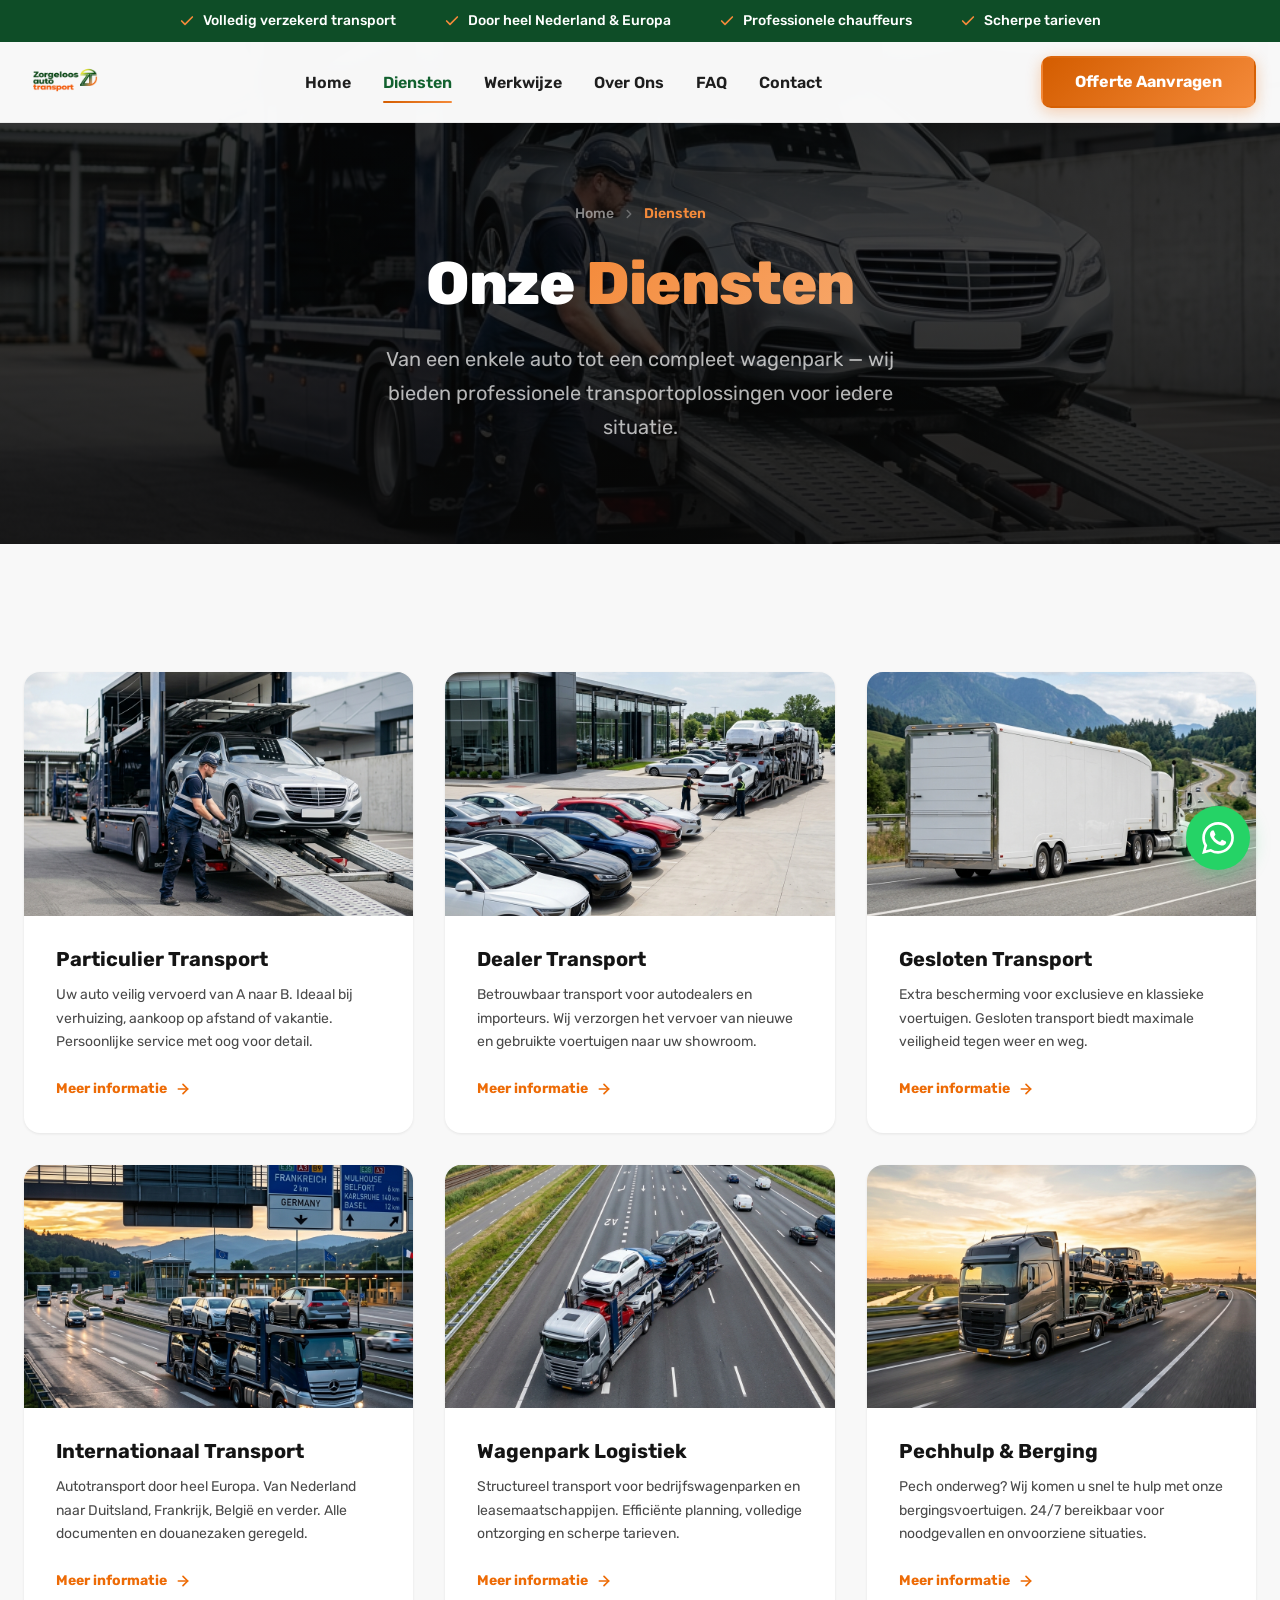
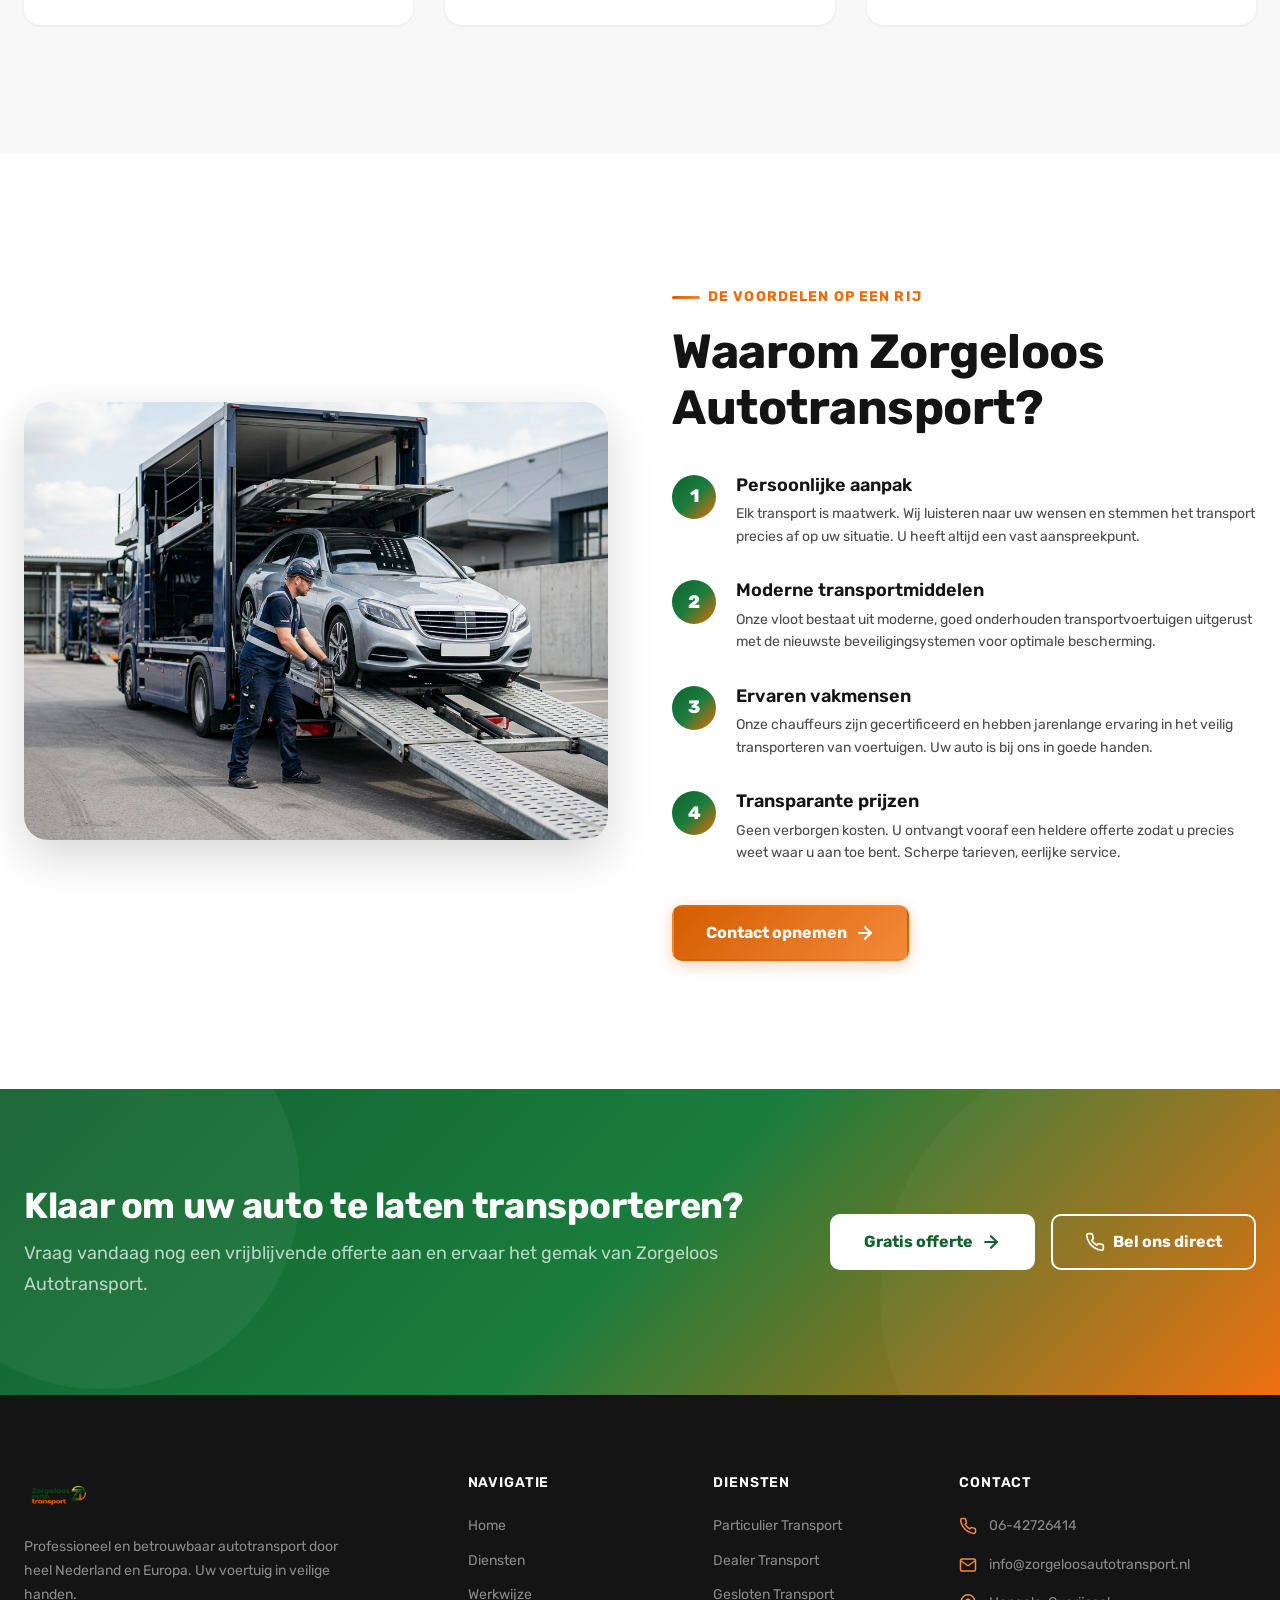
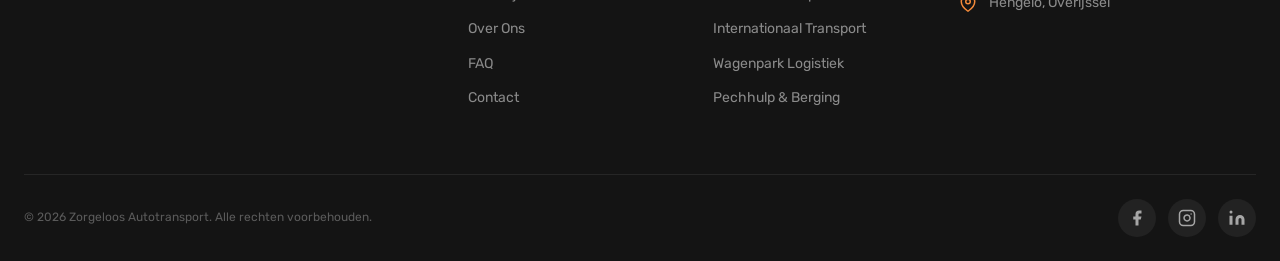
<file: diensten.html>
<!DOCTYPE html>
<html lang="nl-NL">
<head>
  <meta charset="UTF-8" />
  <meta name="viewport" content="width=device-width, initial-scale=1.0" />
  <meta http-equiv="X-UA-Compatible" content="IE=edge" />

  <!-- SEO -->
  <title>Onze Diensten | Zorgeloos Autotransport</title>
  <meta name="description" content="Bekijk onze diensten: particulier transport, dealer transport, gesloten transport, internationaal transport, wagenpark logistiek en pechhulp & berging." />
  <meta name="robots" content="index, follow" />
  <link rel="canonical" href="https://www.zorgeloosautotransport.nl/diensten" />

  <!-- Open Graph -->
  <meta property="og:locale" content="nl_NL" />
  <meta property="og:type" content="website" />
  <meta property="og:title" content="Onze Diensten | Zorgeloos Autotransport" />
  <meta property="og:description" content="Van particulier transport tot wagenpark logistiek — professioneel autotransport op maat." />
  <meta property="og:url" content="https://www.zorgeloosautotransport.nl/diensten" />
  <meta property="og:site_name" content="Zorgeloos Autotransport" />

  <!-- Fonts -->
  <link rel="preconnect" href="https://fonts.googleapis.com" />
  <link rel="preconnect" href="https://fonts.gstatic.com" crossorigin />

  <!-- Favicon -->
  <link rel="icon" type="image/svg+xml" href="images/favicon.svg" />
  <link rel="icon" type="image/png" sizes="32x32" href="images/favicon-32x32.png" />
  <link rel="icon" type="image/png" sizes="16x16" href="images/favicon-16x16.png" />
  <link rel="apple-touch-icon" sizes="180x180" href="images/apple-touch-icon.png" />

  <!-- Stylesheet -->
  <link rel="stylesheet" href="style.css" />
</head>
<body>

  <!-- ========== HEADER ========== -->
  <header class="site-header" id="site-header">
    <!-- USP Bar -->
    <div class="usp-bar">
      <div class="container">
        <div class="usp-item">
          <svg viewBox="0 0 24 24" fill="none" stroke="currentColor" stroke-width="2.5" stroke-linecap="round" stroke-linejoin="round"><polyline points="20 6 9 17 4 12"/></svg>
          <span>Volledig verzekerd transport</span>
        </div>
        <div class="usp-item">
          <svg viewBox="0 0 24 24" fill="none" stroke="currentColor" stroke-width="2.5" stroke-linecap="round" stroke-linejoin="round"><polyline points="20 6 9 17 4 12"/></svg>
          <span>Door heel Nederland & Europa</span>
        </div>
        <div class="usp-item">
          <svg viewBox="0 0 24 24" fill="none" stroke="currentColor" stroke-width="2.5" stroke-linecap="round" stroke-linejoin="round"><polyline points="20 6 9 17 4 12"/></svg>
          <span>Professionele chauffeurs</span>
        </div>
        <div class="usp-item">
          <svg viewBox="0 0 24 24" fill="none" stroke="currentColor" stroke-width="2.5" stroke-linecap="round" stroke-linejoin="round"><polyline points="20 6 9 17 4 12"/></svg>
          <span>Scherpe tarieven</span>
        </div>
      </div>
    </div>

    <!-- Main Navigation -->
    <nav class="main-nav">
      <div class="container">
        <div class="nav-inner">
          <a href="index.html" class="nav-logo" id="nav-logo">
            <img src="images/logo.png" alt="Zorgeloos Autotransport" />
          </a>

          <div class="nav-links" id="nav-links">
            <a href="index.html" class="nav-link">Home</a>
            <a href="diensten.html" class="nav-link active">Diensten</a>
            <a href="werkwijze.html" class="nav-link">Werkwijze</a>
            <a href="over-ons.html" class="nav-link">Over Ons</a>
            <a href="faq.html" class="nav-link">FAQ</a>
            <a href="contact.html" class="nav-link">Contact</a>
          </div>

          <a href="contact.html" class="btn btn-primary nav-cta desktop-only" id="nav-cta-btn">
            Offerte Aanvragen
          </a>

          <button class="mobile-toggle" id="mobile-toggle" aria-label="Menu openen">
            <span></span>
            <span></span>
            <span></span>
          </button>
        </div>
      </div>
    </nav>

    <!-- Mobile Navigation -->
    <div class="mobile-nav" id="mobile-nav">
      <div class="mobile-nav-links">
        <a href="index.html" class="mobile-nav-link" data-nav>Home</a>
        <a href="diensten.html" class="mobile-nav-link" data-nav>Diensten</a>
        <a href="werkwijze.html" class="mobile-nav-link" data-nav>Werkwijze</a>
        <a href="over-ons.html" class="mobile-nav-link" data-nav>Over Ons</a>
        <a href="faq.html" class="mobile-nav-link" data-nav>FAQ</a>
        <a href="contact.html" class="mobile-nav-link" data-nav>Contact</a>
      </div>
      <div class="mobile-nav-cta">
        <a href="contact.html" class="btn btn-primary" data-nav>Offerte Aanvragen</a>
      </div>
    </div>
  </header>

  <!-- ========== PAGE HERO ========== -->
  <section class="page-hero">
    <div class="hero-bg">
      <img src="images/service-loading.png" alt="Autotransport diensten" />
    </div>
    <div class="hero-overlay"></div>
    <div class="container">
      <div class="page-hero-content">
        <div class="page-hero-breadcrumb">
          <a href="index.html">Home</a>
          <svg viewBox="0 0 24 24" fill="none" stroke="currentColor" stroke-width="2.5" stroke-linecap="round" stroke-linejoin="round"><polyline points="9 18 15 12 9 6"/></svg>
          <span>Diensten</span>
        </div>
        <h1>Onze <span class="text-gradient">Diensten</span></h1>
        <p>Van een enkele auto tot een compleet wagenpark — wij bieden professionele transportoplossingen voor iedere situatie.</p>
      </div>
    </div>
  </section>

  <!-- ========== DIENSTEN ========== -->
  <section class="diensten-section" id="diensten">
    <div class="container">
      <div class="diensten-grid stagger-children">
        <!-- Dienst 1 -->
        <div class="dienst-card reveal" id="dienst-particulier">
          <div class="dienst-card-image">
            <img src="images/service-loading.png" alt="Particulier autotransport" />
            <div class="dienst-card-image-overlay"></div>
          </div>
          <div class="dienst-card-body">
            <h3>Particulier Transport</h3>
            <p>Uw auto veilig vervoerd van A naar B. Ideaal bij verhuizing, aankoop op afstand of vakantie. Persoonlijke service met oog voor detail.</p>
            <span class="dienst-card-link">
              Meer informatie
              <svg viewBox="0 0 24 24" fill="none" stroke="currentColor" stroke-width="2.5" stroke-linecap="round" stroke-linejoin="round"><line x1="5" y1="12" x2="19" y2="12"/><polyline points="12 5 19 12 12 19"/></svg>
            </span>
          </div>
        </div>

        <!-- Dienst 2 -->
        <div class="dienst-card reveal" id="dienst-dealer">
          <div class="dienst-card-image">
            <img src="images/dealer-transport.png" alt="Dealer transport" />
            <div class="dienst-card-image-overlay"></div>
          </div>
          <div class="dienst-card-body">
            <h3>Dealer Transport</h3>
            <p>Betrouwbaar transport voor autodealers en importeurs. Wij verzorgen het vervoer van nieuwe en gebruikte voertuigen naar uw showroom.</p>
            <span class="dienst-card-link">
              Meer informatie
              <svg viewBox="0 0 24 24" fill="none" stroke="currentColor" stroke-width="2.5" stroke-linecap="round" stroke-linejoin="round"><line x1="5" y1="12" x2="19" y2="12"/><polyline points="12 5 19 12 12 19"/></svg>
            </span>
          </div>
        </div>

        <!-- Dienst 3 -->
        <div class="dienst-card reveal" id="dienst-gesloten">
          <div class="dienst-card-image">
            <img src="images/enclosed-transport.png" alt="Gesloten transport" />
            <div class="dienst-card-image-overlay"></div>
          </div>
          <div class="dienst-card-body">
            <h3>Gesloten Transport</h3>
            <p>Extra bescherming voor exclusieve en klassieke voertuigen. Gesloten transport biedt maximale veiligheid tegen weer en weg.</p>
            <span class="dienst-card-link">
              Meer informatie
              <svg viewBox="0 0 24 24" fill="none" stroke="currentColor" stroke-width="2.5" stroke-linecap="round" stroke-linejoin="round"><line x1="5" y1="12" x2="19" y2="12"/><polyline points="12 5 19 12 12 19"/></svg>
            </span>
          </div>
        </div>

        <!-- Dienst 4 -->
        <div class="dienst-card reveal" id="dienst-internationaal">
          <div class="dienst-card-image">
            <img src="images/international-transport.png" alt="Internationaal transport" />
            <div class="dienst-card-image-overlay"></div>
          </div>
          <div class="dienst-card-body">
            <h3>Internationaal Transport</h3>
            <p>Autotransport door heel Europa. Van Nederland naar Duitsland, Frankrijk, België en verder. Alle documenten en douanezaken geregeld.</p>
            <span class="dienst-card-link">
              Meer informatie
              <svg viewBox="0 0 24 24" fill="none" stroke="currentColor" stroke-width="2.5" stroke-linecap="round" stroke-linejoin="round"><line x1="5" y1="12" x2="19" y2="12"/><polyline points="12 5 19 12 12 19"/></svg>
            </span>
          </div>
        </div>

        <!-- Dienst 5 -->
        <div class="dienst-card reveal" id="dienst-bedrijfswagenpark">
          <div class="dienst-card-image">
            <img src="images/transport-aerial.png" alt="Bedrijfswagenpark transport" />
            <div class="dienst-card-image-overlay"></div>
          </div>
          <div class="dienst-card-body">
            <h3>Wagenpark Logistiek</h3>
            <p>Structureel transport voor bedrijfswagenparken en leasemaatschappijen. Efficiënte planning, volledige ontzorging en scherpe tarieven.</p>
            <span class="dienst-card-link">
              Meer informatie
              <svg viewBox="0 0 24 24" fill="none" stroke="currentColor" stroke-width="2.5" stroke-linecap="round" stroke-linejoin="round"><line x1="5" y1="12" x2="19" y2="12"/><polyline points="12 5 19 12 12 19"/></svg>
            </span>
          </div>
        </div>

        <!-- Dienst 6 -->
        <div class="dienst-card reveal" id="dienst-pechhulp">
          <div class="dienst-card-image">
            <img src="images/hero-bg.png" alt="Pechhulp en berging" />
            <div class="dienst-card-image-overlay"></div>
          </div>
          <div class="dienst-card-body">
            <h3>Pechhulp & Berging</h3>
            <p>Pech onderweg? Wij komen u snel te hulp met onze bergingsvoertuigen. 24/7 bereikbaar voor noodgevallen en onvoorziene situaties.</p>
            <span class="dienst-card-link">
              Meer informatie
              <svg viewBox="0 0 24 24" fill="none" stroke="currentColor" stroke-width="2.5" stroke-linecap="round" stroke-linejoin="round"><line x1="5" y1="12" x2="19" y2="12"/><polyline points="12 5 19 12 12 19"/></svg>
            </span>
          </div>
        </div>
      </div>
    </div>
  </section>

  <!-- ========== WAAROM KIEZEN ========== -->
  <section class="waarom-section">
    <div class="container">
      <div class="waarom-grid">
        <div class="waarom-image reveal-left">
          <img src="images/service-loading.png" alt="Professionele autotransport service" />
        </div>
        <div class="reveal-right">
          <span class="section-label">De voordelen op een rij</span>
          <h2 class="section-title">Waarom Zorgeloos Autotransport?</h2>
          <div class="waarom-list">
            <div class="waarom-item">
              <div class="waarom-item-number">1</div>
              <div class="waarom-item-content">
                <h4>Persoonlijke aanpak</h4>
                <p>Elk transport is maatwerk. Wij luisteren naar uw wensen en stemmen het transport precies af op uw situatie. U heeft altijd een vast aanspreekpunt.</p>
              </div>
            </div>
            <div class="waarom-item">
              <div class="waarom-item-number">2</div>
              <div class="waarom-item-content">
                <h4>Moderne transportmiddelen</h4>
                <p>Onze vloot bestaat uit moderne, goed onderhouden transportvoertuigen uitgerust met de nieuwste beveiligingsystemen voor optimale bescherming.</p>
              </div>
            </div>
            <div class="waarom-item">
              <div class="waarom-item-number">3</div>
              <div class="waarom-item-content">
                <h4>Ervaren vakmensen</h4>
                <p>Onze chauffeurs zijn gecertificeerd en hebben jarenlange ervaring in het veilig transporteren van voertuigen. Uw auto is bij ons in goede handen.</p>
              </div>
            </div>
            <div class="waarom-item">
              <div class="waarom-item-number">4</div>
              <div class="waarom-item-content">
                <h4>Transparante prijzen</h4>
                <p>Geen verborgen kosten. U ontvangt vooraf een heldere offerte zodat u precies weet waar u aan toe bent. Scherpe tarieven, eerlijke service.</p>
              </div>
            </div>
          </div>
          <a href="contact.html" class="btn btn-primary" id="waarom-cta-btn">
            Contact opnemen
            <svg class="btn-icon" viewBox="0 0 24 24" fill="none" stroke="currentColor" stroke-width="2.5" stroke-linecap="round" stroke-linejoin="round"><line x1="5" y1="12" x2="19" y2="12"/><polyline points="12 5 19 12 12 19"/></svg>
          </a>
        </div>
      </div>
    </div>
  </section>

  <!-- ========== CTA ========== -->
  <section class="cta-section">
    <div class="container">
      <div class="cta-content reveal">
        <div class="cta-text">
          <h2>Klaar om uw auto te laten transporteren?</h2>
          <p>Vraag vandaag nog een vrijblijvende offerte aan en ervaar het gemak van Zorgeloos Autotransport.</p>
        </div>
        <div class="cta-actions">
          <a href="contact.html" class="btn btn-white" id="cta-offerte-btn">
            Gratis offerte
            <svg class="btn-icon" viewBox="0 0 24 24" fill="none" stroke="currentColor" stroke-width="2.5" stroke-linecap="round" stroke-linejoin="round"><line x1="5" y1="12" x2="19" y2="12"/><polyline points="12 5 19 12 12 19"/></svg>
          </a>
          <a href="tel:+31642726414" class="btn btn-secondary" style="border-color: white; color: white;" id="cta-bel-btn">
            <svg class="btn-icon" style="transform: none;" viewBox="0 0 24 24" fill="none" stroke="currentColor" stroke-width="2" stroke-linecap="round" stroke-linejoin="round"><path d="M22 16.92v3a2 2 0 0 1-2.18 2 19.79 19.79 0 0 1-8.63-3.07 19.5 19.5 0 0 1-6-6 19.79 19.79 0 0 1-3.07-8.67A2 2 0 0 1 4.11 2h3a2 2 0 0 1 2 1.72c.127.96.361 1.903.7 2.81a2 2 0 0 1-.45 2.11L8.09 9.91a16 16 0 0 0 6 6l1.27-1.27a2 2 0 0 1 2.11-.45c.907.339 1.85.573 2.81.7A2 2 0 0 1 22 16.92z"/></svg>
            Bel ons direct
          </a>
        </div>
      </div>
    </div>
  </section>

  <!-- ========== FOOTER ========== -->
  <footer class="site-footer">
    <div class="container">
      <div class="footer-grid">
        <div class="footer-brand">
          <img src="images/logo.png" alt="Zorgeloos Autotransport" class="footer-brand-logo" />
          <p>Professioneel en betrouwbaar autotransport door heel Nederland en Europa. Uw voertuig in veilige handen.</p>
        </div>

        <div class="footer-col">
          <h4>Navigatie</h4>
          <div class="footer-links">
            <a href="index.html" class="footer-link">Home</a>
            <a href="diensten.html" class="footer-link">Diensten</a>
            <a href="werkwijze.html" class="footer-link">Werkwijze</a>
            <a href="over-ons.html" class="footer-link">Over Ons</a>
            <a href="faq.html" class="footer-link">FAQ</a>
            <a href="contact.html" class="footer-link">Contact</a>
          </div>
        </div>

        <div class="footer-col">
          <h4>Diensten</h4>
          <div class="footer-links">
            <a href="diensten.html" class="footer-link">Particulier Transport</a>
            <a href="diensten.html" class="footer-link">Dealer Transport</a>
            <a href="diensten.html" class="footer-link">Gesloten Transport</a>
            <a href="diensten.html" class="footer-link">Internationaal Transport</a>
            <a href="diensten.html" class="footer-link">Wagenpark Logistiek</a>
            <a href="diensten.html" class="footer-link">Pechhulp & Berging</a>
          </div>
        </div>

        <div class="footer-col">
          <h4>Contact</h4>
          <div class="footer-contact-item">
            <svg viewBox="0 0 24 24" fill="none" stroke="currentColor" stroke-width="2" stroke-linecap="round" stroke-linejoin="round"><path d="M22 16.92v3a2 2 0 0 1-2.18 2 19.79 19.79 0 0 1-8.63-3.07 19.5 19.5 0 0 1-6-6 19.79 19.79 0 0 1-3.07-8.67A2 2 0 0 1 4.11 2h3a2 2 0 0 1 2 1.72c.127.96.361 1.903.7 2.81a2 2 0 0 1-.45 2.11L8.09 9.91a16 16 0 0 0 6 6l1.27-1.27a2 2 0 0 1 2.11-.45c.907.339 1.85.573 2.81.7A2 2 0 0 1 22 16.92z"/></svg>
            <a href="tel:+31642726414">06-42726414</a>
          </div>
          <div class="footer-contact-item">
            <svg viewBox="0 0 24 24" fill="none" stroke="currentColor" stroke-width="2" stroke-linecap="round" stroke-linejoin="round"><path d="M4 4h16c1.1 0 2 .9 2 2v12c0 1.1-.9 2-2 2H4c-1.1 0-2-.9-2-2V6c0-1.1.9-2 2-2z"/><polyline points="22,6 12,13 2,6"/></svg>
            <a href="mailto:info@zorgeloosautotransport.nl">info@zorgeloosautotransport.nl</a>
          </div>
          <div class="footer-contact-item">
            <svg viewBox="0 0 24 24" fill="none" stroke="currentColor" stroke-width="2" stroke-linecap="round" stroke-linejoin="round"><path d="M21 10c0 7-9 13-9 13s-9-6-9-13a9 9 0 0 1 18 0z"/><circle cx="12" cy="10" r="3"/></svg>
            <span>Hengelo, Overijssel</span>
          </div>
        </div>
      </div>

      <div class="footer-bottom">
        <p>&copy; 2026 Zorgeloos Autotransport. Alle rechten voorbehouden.</p>
        <div class="footer-social">
          <a href="#" aria-label="Facebook">
            <svg viewBox="0 0 24 24" fill="currentColor"><path d="M18 2h-3a5 5 0 00-5 5v3H7v4h3v8h4v-8h3l1-4h-4V7a1 1 0 011-1h3z"/></svg>
          </a>
          <a href="#" aria-label="Instagram">
            <svg viewBox="0 0 24 24" fill="none" stroke="currentColor" stroke-width="2" stroke-linecap="round" stroke-linejoin="round"><rect x="2" y="2" width="20" height="20" rx="5" ry="5"/><path d="M16 11.37A4 4 0 1112.63 8 4 4 0 0116 11.37z"/><line x1="17.5" y1="6.5" x2="17.51" y2="6.5"/></svg>
          </a>
          <a href="#" aria-label="LinkedIn">
            <svg viewBox="0 0 24 24" fill="currentColor"><path d="M16 8a6 6 0 016 6v7h-4v-7a2 2 0 00-2-2 2 2 0 00-2 2v7h-4v-7a6 6 0 016-6zM2 9h4v12H2zM4 6a2 2 0 100-4 2 2 0 000 4z"/></svg>
          </a>
        </div>
      </div>
    </div>
  </footer>

  <!-- Mobile Sticky CTA -->
  <div class="mobile-sticky-cta" id="mobile-sticky-cta">
    <div class="mobile-sticky-cta-inner">
      <a href="tel:+31642726414" class="btn-sticky btn-sticky-call" id="sticky-bel-btn">
        <svg viewBox="0 0 24 24" fill="none" stroke="currentColor" stroke-width="2" stroke-linecap="round" stroke-linejoin="round"><path d="M22 16.92v3a2 2 0 0 1-2.18 2 19.79 19.79 0 0 1-8.63-3.07 19.5 19.5 0 0 1-6-6 19.79 19.79 0 0 1-3.07-8.67A2 2 0 0 1 4.11 2h3a2 2 0 0 1 2 1.72c.127.96.361 1.903.7 2.81a2 2 0 0 1-.45 2.11L8.09 9.91a16 16 0 0 0 6 6l1.27-1.27a2 2 0 0 1 2.11-.45c.907.339 1.85.573 2.81.7A2 2 0 0 1 22 16.92z"/></svg>
        Bel Direct
      </a>
      <a href="contact.html" class="btn-sticky btn-sticky-offerte" id="sticky-offerte-btn">
        <svg viewBox="0 0 24 24" fill="none" stroke="currentColor" stroke-width="2" stroke-linecap="round" stroke-linejoin="round"><path d="M14 2H6a2 2 0 0 0-2 2v16a2 2 0 0 0 2 2h12a2 2 0 0 0 2-2V8z"/><polyline points="14 2 14 8 20 8"/><line x1="16" y1="13" x2="8" y2="13"/><line x1="16" y1="17" x2="8" y2="17"/><polyline points="10 9 9 9 8 9"/></svg>
        Offerte Aanvragen
      </a>
    </div>
  </div>

  <!-- WhatsApp Button -->
  <a href="https://wa.me/31642726414" class="whatsapp-button" target="_blank" rel="noopener" aria-label="Chat via WhatsApp" id="whatsapp-btn">
    <svg viewBox="0 0 24 24" fill="currentColor"><path d="M17.472 14.382c-.297-.149-1.758-.867-2.03-.967-.273-.099-.471-.148-.67.15-.197.297-.767.966-.94 1.164-.173.199-.347.223-.644.075-.297-.15-1.255-.463-2.39-1.475-.883-.788-1.48-1.761-1.653-2.059-.173-.297-.018-.458.13-.606.134-.133.298-.347.446-.52.149-.174.198-.298.298-.497.099-.198.05-.371-.025-.52-.075-.149-.669-1.612-.916-2.207-.242-.579-.487-.5-.669-.51-.173-.008-.371-.01-.57-.01-.198 0-.52.074-.792.372-.272.297-1.04 1.016-1.04 2.479 0 1.462 1.065 2.875 1.213 3.074.149.198 2.096 3.2 5.077 4.487.709.306 1.262.489 1.694.625.712.227 1.36.195 1.871.118.571-.085 1.758-.719 2.006-1.413.248-.694.248-1.289.173-1.413-.074-.124-.272-.198-.57-.347m-5.421 7.403h-.004a9.87 9.87 0 01-5.031-1.378l-.361-.214-3.741.982.998-3.648-.235-.374a9.86 9.86 0 01-1.51-5.26c.001-5.45 4.436-9.884 9.888-9.884 2.64 0 5.122 1.03 6.988 2.898a9.825 9.825 0 012.893 6.994c-.003 5.45-4.437 9.884-9.885 9.884m8.413-18.297A11.815 11.815 0 0012.05 0C5.495 0 .16 5.335.157 11.892c0 2.096.547 4.142 1.588 5.945L.057 24l6.305-1.654a11.882 11.882 0 005.683 1.448h.005c6.554 0 11.89-5.335 11.893-11.893a11.821 11.821 0 00-3.48-8.413z"/></svg>
  </a>

  <!-- Cookie Banner -->
  <div class="cookie-banner" id="cookie-banner">
    <div class="container">
      <div class="cookie-inner">
        <p class="cookie-text">Wij gebruiken cookies om uw ervaring op onze website te verbeteren.</p>
        <div class="cookie-actions">
          <button class="cookie-btn cookie-accept" id="cookie-accept">Accepteren</button>
          <button class="cookie-btn cookie-decline" id="cookie-decline">Weigeren</button>
        </div>
      </div>
    </div>
  </div>

  <!-- ========== JAVASCRIPT ========== -->
  <script src="script.js"></script>
</body>
</html>
</file>
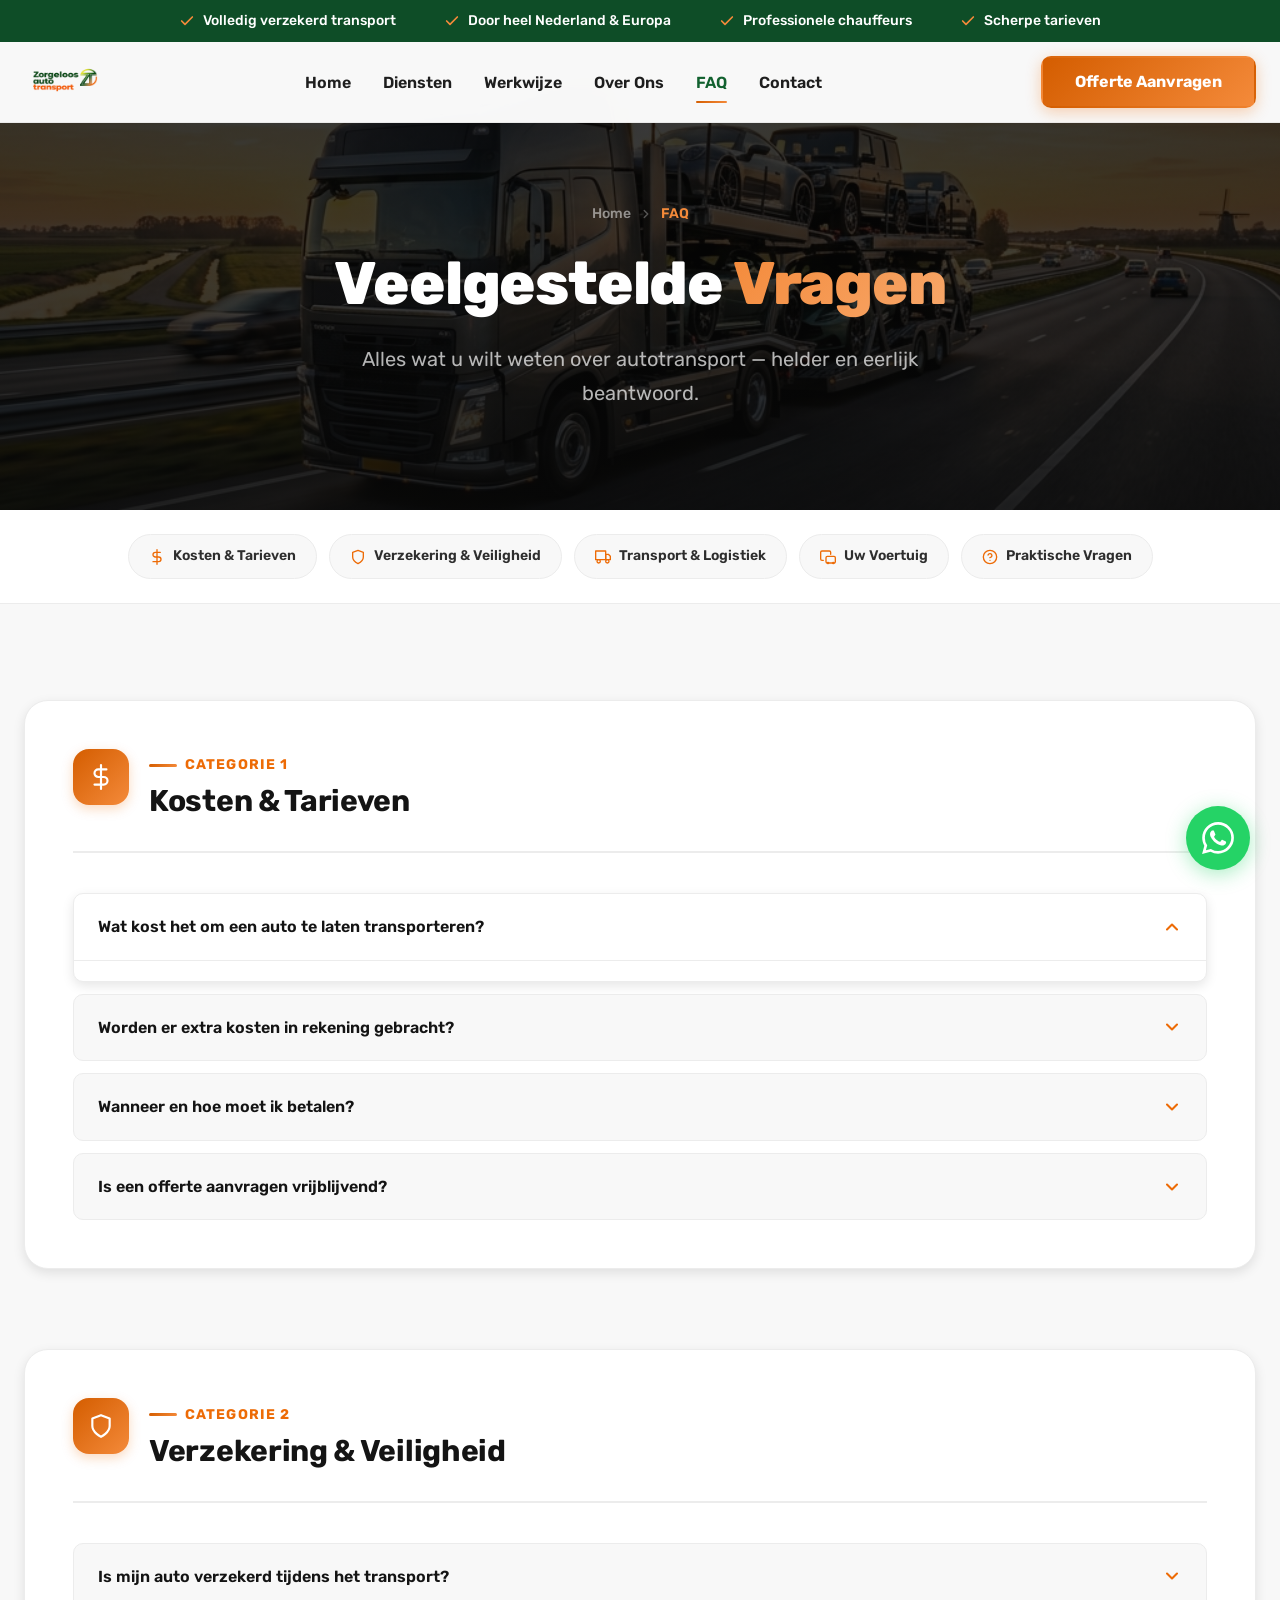
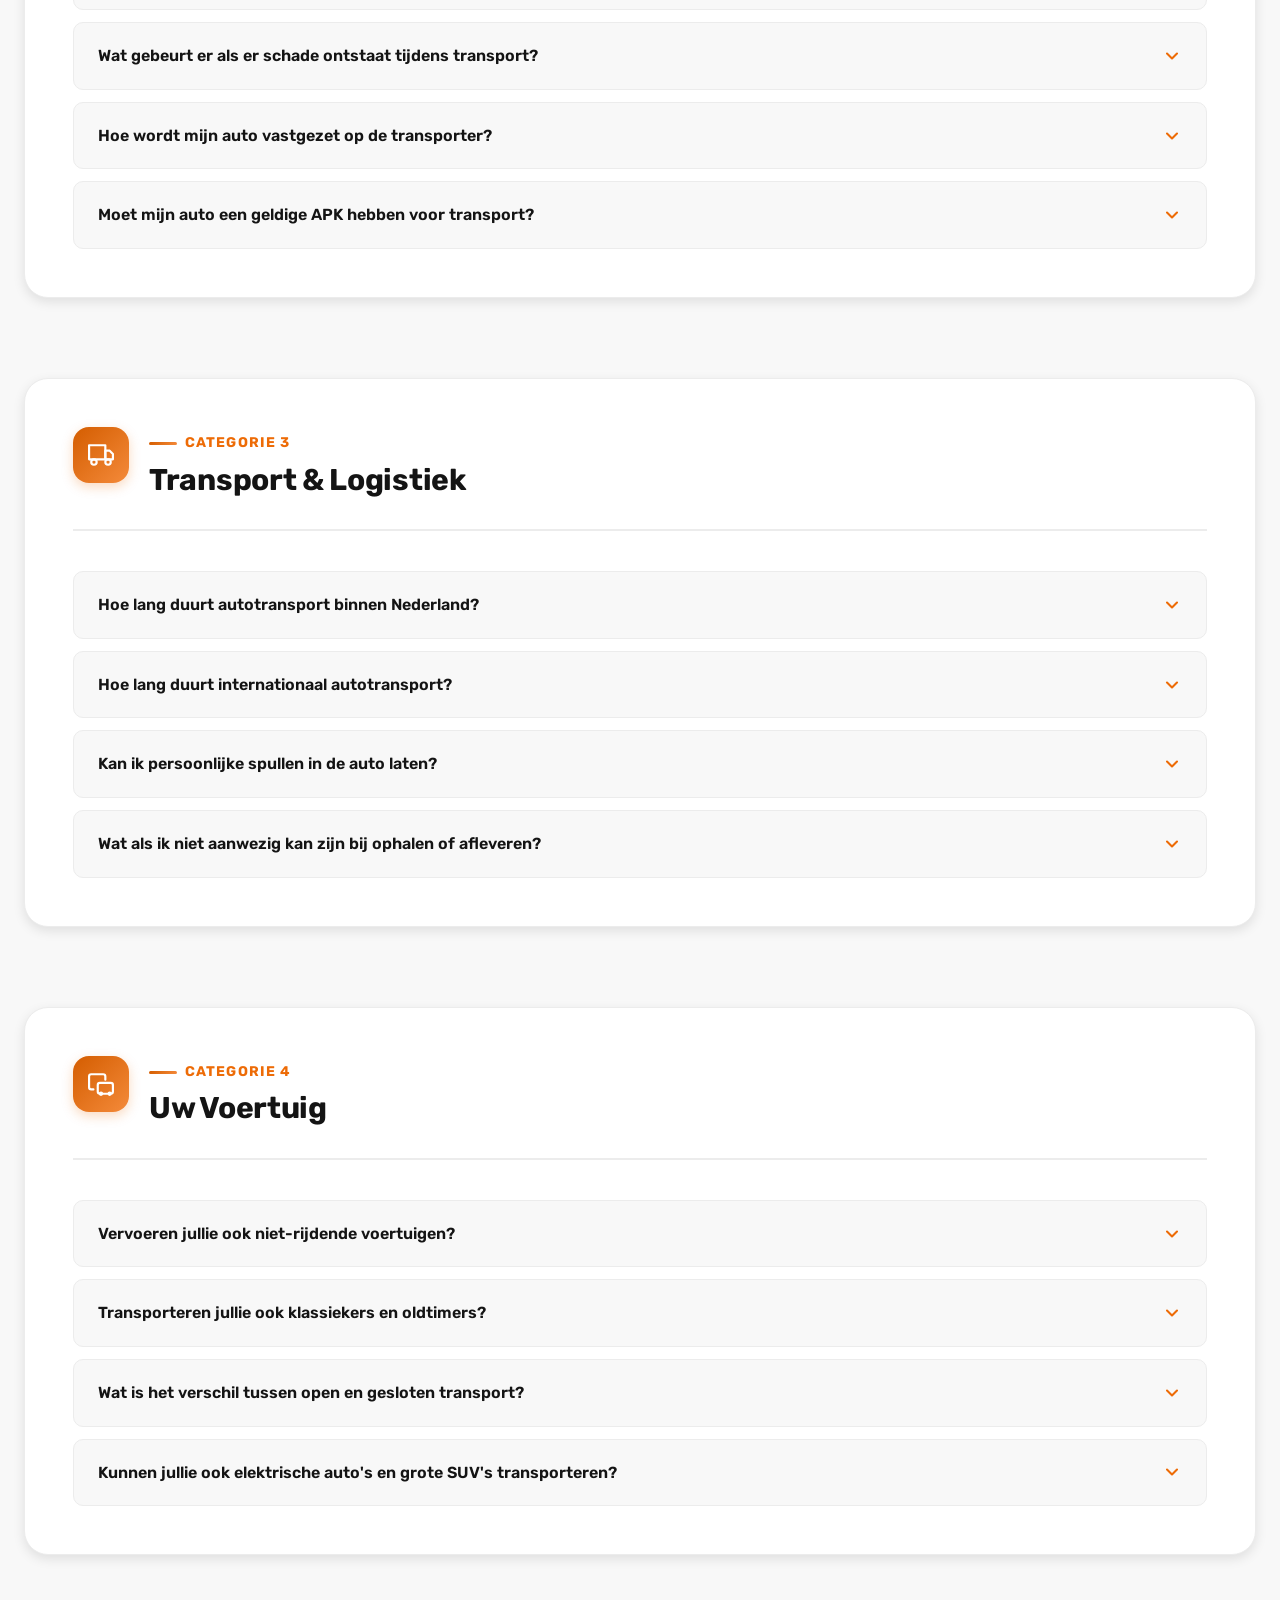
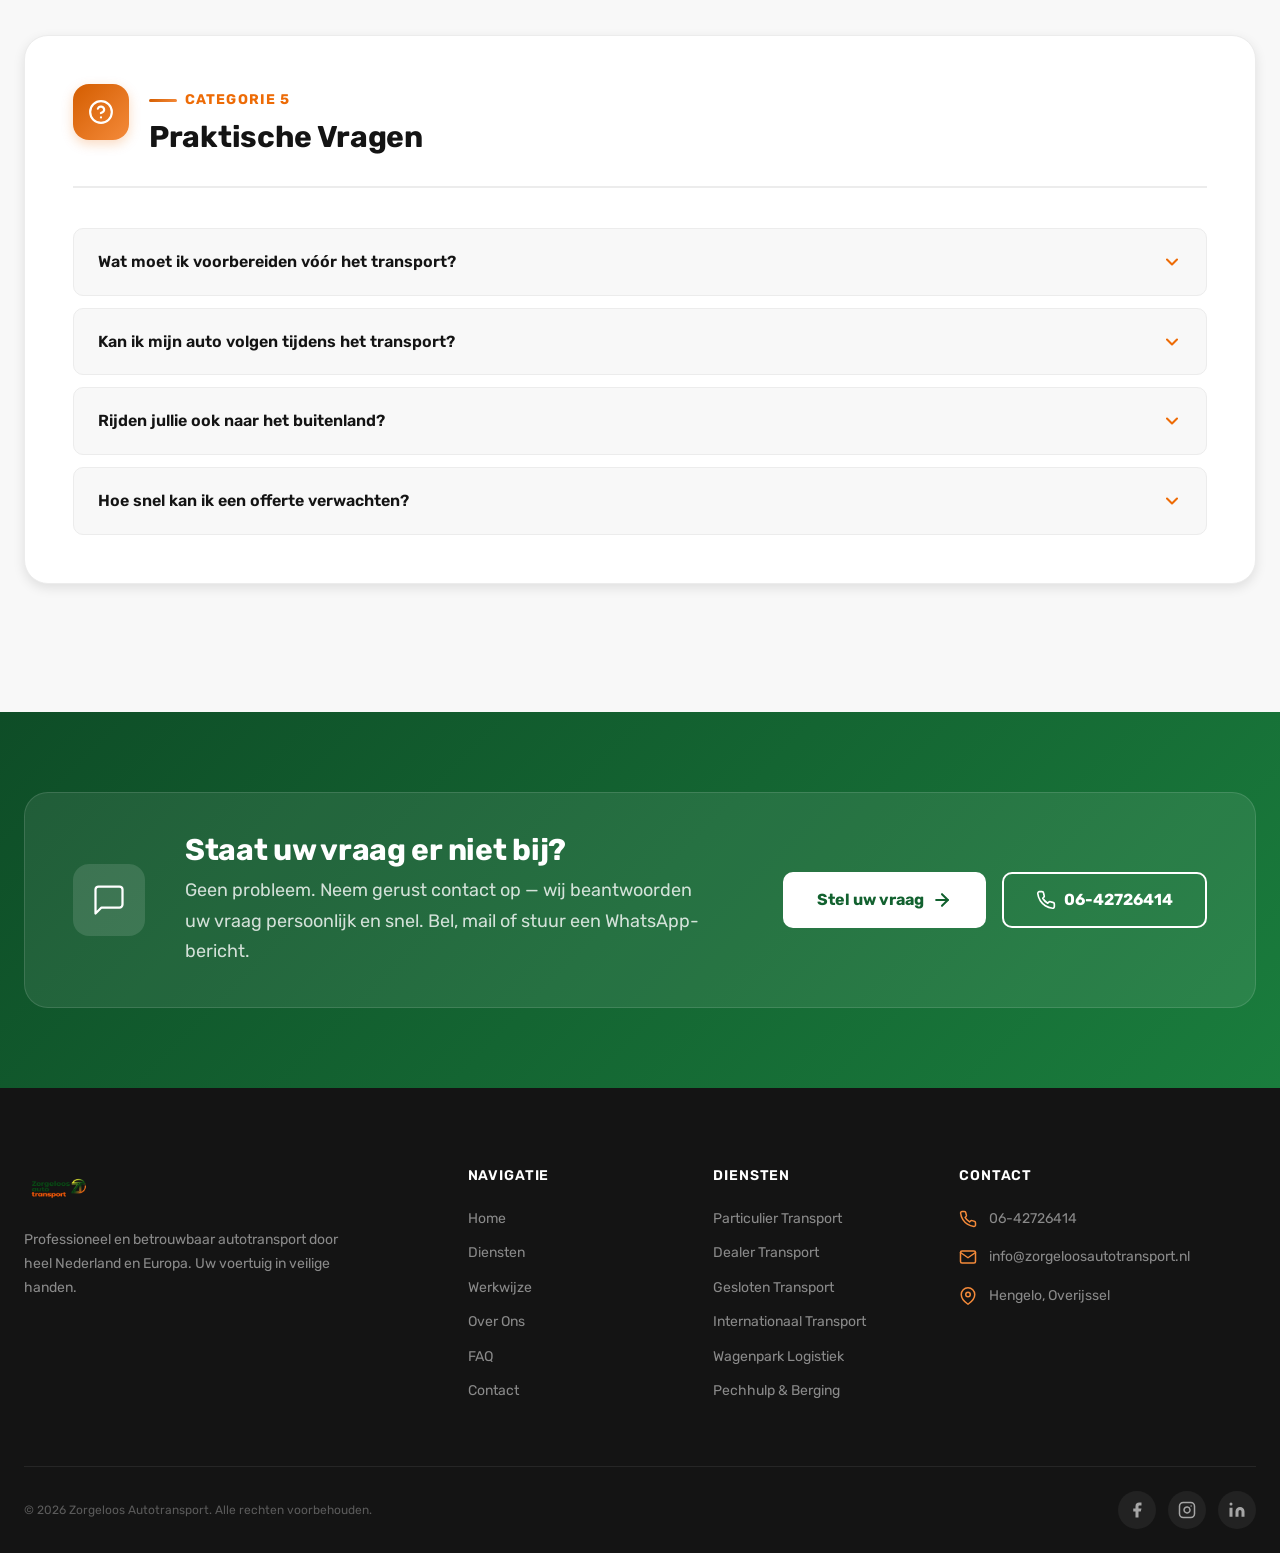
<file: faq.html>
<!DOCTYPE html>
<html lang="nl-NL">
<head>
  <meta charset="UTF-8" />
  <meta name="viewport" content="width=device-width, initial-scale=1.0" />
  <meta http-equiv="X-UA-Compatible" content="IE=edge" />

  <!-- SEO -->
  <title>Veelgestelde Vragen | Zorgeloos Autotransport</title>
  <meta name="description" content="Alles wat u wilt weten over autotransport. Antwoorden op veelgestelde vragen over kosten, verzekering, levertijd, voorbereiding en meer. Snel en duidelijk." />
  <meta name="robots" content="index, follow" />
  <link rel="canonical" href="https://www.zorgeloosautotransport.nl/faq" />

  <!-- Open Graph -->
  <meta property="og:locale" content="nl_NL" />
  <meta property="og:type" content="website" />
  <meta property="og:title" content="Veelgestelde Vragen | Zorgeloos Autotransport" />
  <meta property="og:description" content="Antwoorden op de meest gestelde vragen over autotransport. Kosten, verzekering, levertijd en praktische tips." />
  <meta property="og:url" content="https://www.zorgeloosautotransport.nl/faq" />
  <meta property="og:site_name" content="Zorgeloos Autotransport" />

  <!-- Fonts -->
  <link rel="preconnect" href="https://fonts.googleapis.com" />
  <link rel="preconnect" href="https://fonts.gstatic.com" crossorigin />

  <!-- Favicon -->
  <link rel="icon" type="image/svg+xml" href="images/favicon.svg" />
  <link rel="icon" type="image/png" sizes="32x32" href="images/favicon-32x32.png" />
  <link rel="icon" type="image/png" sizes="16x16" href="images/favicon-16x16.png" />
  <link rel="apple-touch-icon" sizes="180x180" href="images/apple-touch-icon.png" />

  <!-- Stylesheet -->
  <link rel="stylesheet" href="style.css" />

  <!-- Structured Data: FAQPage -->
  <script type="application/ld+json">
  {
    "@context": "https://schema.org",
    "@type": "FAQPage",
    "mainEntity": [
      {
        "@type": "Question",
        "name": "Wat kost het om een auto te laten transporteren?",
        "acceptedAnswer": {
          "@type": "Answer",
          "text": "De prijs voor autotransport hangt af van de afstand, het type voertuig en de gewenste service. Binnen Nederland beginnen de tarieven doorgaans bij enkele tientallen euro's voor korte afstanden. Voor langere trajecten of internationaal transport ligt de prijs hoger. Vraag een vrijblijvende offerte aan — u ontvangt doorgaans binnen 2 uur een scherpe prijs op maat."
        }
      },
      {
        "@type": "Question",
        "name": "Is mijn auto verzekerd tijdens het transport?",
        "acceptedAnswer": {
          "@type": "Answer",
          "text": "Ja, elk transport is volledig verzekerd. Uw voertuig is gedekt tegen schade en diefstal tijdens het gehele transport, van het moment van ophalen tot en met de aflevering. U hoeft zich hier geen zorgen over te maken."
        }
      },
      {
        "@type": "Question",
        "name": "Hoe lang duurt autotransport binnen Nederland?",
        "acceptedAnswer": {
          "@type": "Answer",
          "text": "Binnen Nederland rekenen wij doorgaans 1 tot 3 werkdagen, afhankelijk van de route en planning. In spoedeisende gevallen is spoedtransport met levering op dezelfde dag of de volgende dag mogelijk. Na uw aanvraag bespreken wij de exacte levertijd."
        }
      },
      {
        "@type": "Question",
        "name": "Rijden jullie ook naar het buitenland?",
        "acceptedAnswer": {
          "@type": "Answer",
          "text": "Ja, wij verzorgen autotransport door heel Europa. Van buurlanden zoals Duitsland, België en Frankrijk tot verder gelegen bestemmingen in Zuid- en Oost-Europa. Neem contact op voor de mogelijkheden en een passende prijs."
        }
      },
      {
        "@type": "Question",
        "name": "Vervoeren jullie ook niet-rijdende voertuigen?",
        "acceptedAnswer": {
          "@type": "Answer",
          "text": "Ja, wij transporteren ook voertuigen die niet rijden. Wij beschikken over de juiste middelen om defecte, beschadigde of anderszins niet-rijdende auto's veilig te laden en te vervoeren. Vermeld dit bij uw aanvraag zodat wij de juiste uitrusting kunnen inzetten."
        }
      },
      {
        "@type": "Question",
        "name": "Wat is het verschil tussen open en gesloten transport?",
        "acceptedAnswer": {
          "@type": "Answer",
          "text": "Bij open transport staat uw voertuig op een open oplegger, blootgesteld aan weersinvloeden. Dit is de meest gangbare en voordelige optie. Bij gesloten transport wordt uw voertuig vervoerd in een afgesloten trailer, volledig beschermd tegen regen, wind, stof en beschadiging. Gesloten transport is aanbevolen voor klassiekers, youngtimers, exotische auto's en voertuigen met een hoge waarde."
        }
      }
    ]
  }
  </script>
</head>
<body>

  <!-- ========== HEADER ========== -->
  <header class="site-header" id="site-header">
    <!-- USP Bar -->
    <div class="usp-bar">
      <div class="container">
        <div class="usp-item">
          <svg viewBox="0 0 24 24" fill="none" stroke="currentColor" stroke-width="2.5" stroke-linecap="round" stroke-linejoin="round"><polyline points="20 6 9 17 4 12"/></svg>
          <span>Volledig verzekerd transport</span>
        </div>
        <div class="usp-item">
          <svg viewBox="0 0 24 24" fill="none" stroke="currentColor" stroke-width="2.5" stroke-linecap="round" stroke-linejoin="round"><polyline points="20 6 9 17 4 12"/></svg>
          <span>Door heel Nederland & Europa</span>
        </div>
        <div class="usp-item">
          <svg viewBox="0 0 24 24" fill="none" stroke="currentColor" stroke-width="2.5" stroke-linecap="round" stroke-linejoin="round"><polyline points="20 6 9 17 4 12"/></svg>
          <span>Professionele chauffeurs</span>
        </div>
        <div class="usp-item">
          <svg viewBox="0 0 24 24" fill="none" stroke="currentColor" stroke-width="2.5" stroke-linecap="round" stroke-linejoin="round"><polyline points="20 6 9 17 4 12"/></svg>
          <span>Scherpe tarieven</span>
        </div>
      </div>
    </div>

    <!-- Main Navigation -->
    <nav class="main-nav">
      <div class="container">
        <div class="nav-inner">
          <a href="index.html" class="nav-logo" id="nav-logo">
            <img src="images/logo.png" alt="Zorgeloos Autotransport" />
          </a>

          <div class="nav-links" id="nav-links">
            <a href="index.html" class="nav-link">Home</a>
            <a href="diensten.html" class="nav-link">Diensten</a>
            <a href="werkwijze.html" class="nav-link">Werkwijze</a>
            <a href="over-ons.html" class="nav-link">Over Ons</a>
            <a href="faq.html" class="nav-link active">FAQ</a>
            <a href="contact.html" class="nav-link">Contact</a>
          </div>

          <a href="contact.html" class="btn btn-primary nav-cta desktop-only" id="nav-cta-btn">
            Offerte Aanvragen
          </a>

          <button class="mobile-toggle" id="mobile-toggle" aria-label="Menu openen">
            <span></span>
            <span></span>
            <span></span>
          </button>
        </div>
      </div>
    </nav>

    <!-- Mobile Navigation -->
    <div class="mobile-nav" id="mobile-nav">
      <div class="mobile-nav-links">
        <a href="index.html" class="mobile-nav-link" data-nav>Home</a>
        <a href="diensten.html" class="mobile-nav-link" data-nav>Diensten</a>
        <a href="werkwijze.html" class="mobile-nav-link" data-nav>Werkwijze</a>
        <a href="over-ons.html" class="mobile-nav-link" data-nav>Over Ons</a>
        <a href="faq.html" class="mobile-nav-link" data-nav>FAQ</a>
        <a href="contact.html" class="mobile-nav-link" data-nav>Contact</a>
      </div>
      <div class="mobile-nav-cta">
        <a href="contact.html" class="btn btn-primary" data-nav>Offerte Aanvragen</a>
      </div>
    </div>
  </header>

  <!-- ========== PAGE HERO ========== -->
  <section class="page-hero">
    <div class="hero-bg">
      <img src="images/hero-bg.png" alt="Veelgestelde vragen autotransport" />
    </div>
    <div class="hero-overlay"></div>
    <div class="container">
      <div class="page-hero-content">
        <div class="page-hero-breadcrumb">
          <a href="index.html">Home</a>
          <svg viewBox="0 0 24 24" fill="none" stroke="currentColor" stroke-width="2.5" stroke-linecap="round" stroke-linejoin="round"><polyline points="9 18 15 12 9 6"/></svg>
          <span>FAQ</span>
        </div>
        <h1>Veelgestelde <span class="text-gradient">Vragen</span></h1>
        <p>Alles wat u wilt weten over autotransport — helder en eerlijk beantwoord.</p>
      </div>
    </div>
  </section>

  <!-- ========== FAQ CATEGORIE NAVIGATIE ========== -->
  <section class="faq-nav-section">
    <div class="container">
      <div class="faq-cat-nav reveal">
        <a href="#kosten" class="faq-cat-btn">
          <svg viewBox="0 0 24 24" fill="none" stroke="currentColor" stroke-width="2" stroke-linecap="round" stroke-linejoin="round"><line x1="12" y1="1" x2="12" y2="23"/><path d="M17 5H9.5a3.5 3.5 0 0 0 0 7h5a3.5 3.5 0 0 1 0 7H6"/></svg>
          Kosten & Tarieven
        </a>
        <a href="#verzekering" class="faq-cat-btn">
          <svg viewBox="0 0 24 24" fill="none" stroke="currentColor" stroke-width="2" stroke-linecap="round" stroke-linejoin="round"><path d="M12 22s8-4 8-10V5l-8-3-8 3v7c0 6 8 10 8 10z"/></svg>
          Verzekering & Veiligheid
        </a>
        <a href="#logistiek" class="faq-cat-btn">
          <svg viewBox="0 0 24 24" fill="none" stroke="currentColor" stroke-width="2" stroke-linecap="round" stroke-linejoin="round"><rect x="1" y="3" width="15" height="13"/><polygon points="16 8 20 8 23 11 23 16 16 16 16 8"/><circle cx="5.5" cy="18.5" r="2.5"/><circle cx="18.5" cy="18.5" r="2.5"/></svg>
          Transport & Logistiek
        </a>
        <a href="#voertuig" class="faq-cat-btn">
          <svg viewBox="0 0 24 24" fill="none" stroke="currentColor" stroke-width="2" stroke-linecap="round" stroke-linejoin="round"><path d="M5 17H3a2 2 0 0 1-2-2V5a2 2 0 0 1 2-2h11a2 2 0 0 1 2 2v3"/><rect x="9" y="11" width="14" height="10" rx="2"/><circle cx="12" cy="21" r="1"/><circle cx="20" cy="21" r="1"/></svg>
          Uw Voertuig
        </a>
        <a href="#praktisch" class="faq-cat-btn">
          <svg viewBox="0 0 24 24" fill="none" stroke="currentColor" stroke-width="2" stroke-linecap="round" stroke-linejoin="round"><circle cx="12" cy="12" r="10"/><path d="M9.09 9a3 3 0 0 1 5.83 1c0 2-3 3-3 3"/><line x1="12" y1="17" x2="12.01" y2="17"/></svg>
          Praktische Vragen
        </a>
      </div>
    </div>
  </section>

  <!-- ========== FAQ INHOUD ========== -->
  <section class="faq-page-section">
    <div class="container">
      <div class="faq-page-layout">

        <!-- ---- CATEGORIE 1: KOSTEN & TARIEVEN ---- -->
        <div class="faq-category reveal" id="kosten">
          <div class="faq-category-header">
            <div class="faq-category-icon">
              <svg viewBox="0 0 24 24" fill="none" stroke="currentColor" stroke-width="2" stroke-linecap="round" stroke-linejoin="round"><line x1="12" y1="1" x2="12" y2="23"/><path d="M17 5H9.5a3.5 3.5 0 0 0 0 7h5a3.5 3.5 0 0 1 0 7H6"/></svg>
            </div>
            <div>
              <span class="section-label">Categorie 1</span>
              <h2 class="faq-category-title">Kosten & Tarieven</h2>
            </div>
          </div>

          <div class="faq-list">
            <details class="faq-item" open>
              <summary class="faq-question">
                Wat kost het om een auto te laten transporteren?
                <svg class="faq-icon" viewBox="0 0 24 24" fill="none" stroke="currentColor" stroke-width="2.5" stroke-linecap="round" stroke-linejoin="round"><polyline points="6 9 12 15 18 9"/></svg>
              </summary>
              <div class="faq-answer">
                <p>De prijs hangt af van meerdere factoren: de afstand, het type voertuig, de gewenste transportvorm (open of gesloten) en de gewenste levertijd. Kortere trajecten binnen Nederland zijn doorgaans goedkoper dan internationale routes. Wij werken altijd met transparante, vaste prijzen — geen verborgen kosten achteraf. Vraag een vrijblijvende offerte aan en ontvang binnen 2 uur een scherpe prijs op maat.</p>
              </div>
            </details>

            <details class="faq-item">
              <summary class="faq-question">
                Worden er extra kosten in rekening gebracht?
                <svg class="faq-icon" viewBox="0 0 24 24" fill="none" stroke="currentColor" stroke-width="2.5" stroke-linecap="round" stroke-linejoin="round"><polyline points="6 9 12 15 18 9"/></svg>
              </summary>
              <div class="faq-answer">
                <p>Nee. Wij hanteren volledige transparantie over onze prijzen. De offerte die u ontvangt is all-in: transport, verzekering en aflevering zijn inbegrepen. Eventuele meerwerk zoals een spoedlevering, transport buiten openingstijden of een extra laad-/losadres bespreken wij altijd van tevoren.</p>
              </div>
            </details>

            <details class="faq-item">
              <summary class="faq-question">
                Wanneer en hoe moet ik betalen?
                <svg class="faq-icon" viewBox="0 0 24 24" fill="none" stroke="currentColor" stroke-width="2.5" stroke-linecap="round" stroke-linejoin="round"><polyline points="6 9 12 15 18 9"/></svg>
              </summary>
              <div class="faq-answer">
                <p>Betaling verloopt via bankoverschrijving voorafgaand aan het transport, of contant bij aflevering — afhankelijk van de afspraak. Wij sturen na akkoord een duidelijke factuur. Zakelijke klanten en dealers kunnen in overleg een factuurafspraak maken.</p>
              </div>
            </details>

            <details class="faq-item">
              <summary class="faq-question">
                Is een offerte aanvragen vrijblijvend?
                <svg class="faq-icon" viewBox="0 0 24 24" fill="none" stroke="currentColor" stroke-width="2.5" stroke-linecap="round" stroke-linejoin="round"><polyline points="6 9 12 15 18 9"/></svg>
              </summary>
              <div class="faq-answer">
                <p>Ja, volledig vrijblijvend en gratis. U zit nergens aan vast als u een offerte aanvraagt. Wij stellen een prijs op en u beslist zelf of u verder wilt gaan. Geen verplichtingen, geen vervelende follow-up calls — gewoon een eerlijk aanbod.</p>
              </div>
            </details>
          </div>
        </div>

        <!-- ---- CATEGORIE 2: VERZEKERING & VEILIGHEID ---- -->
        <div class="faq-category reveal" id="verzekering">
          <div class="faq-category-header">
            <div class="faq-category-icon">
              <svg viewBox="0 0 24 24" fill="none" stroke="currentColor" stroke-width="2" stroke-linecap="round" stroke-linejoin="round"><path d="M12 22s8-4 8-10V5l-8-3-8 3v7c0 6 8 10 8 10z"/></svg>
            </div>
            <div>
              <span class="section-label">Categorie 2</span>
              <h2 class="faq-category-title">Verzekering & Veiligheid</h2>
            </div>
          </div>

          <div class="faq-list">
            <details class="faq-item">
              <summary class="faq-question">
                Is mijn auto verzekerd tijdens het transport?
                <svg class="faq-icon" viewBox="0 0 24 24" fill="none" stroke="currentColor" stroke-width="2.5" stroke-linecap="round" stroke-linejoin="round"><polyline points="6 9 12 15 18 9"/></svg>
              </summary>
              <div class="faq-answer">
                <p>Ja, elk transport dat wij uitvoeren is volledig verzekerd. Uw voertuig is gedekt tegen schade en diefstal tijdens het volledige transport — van het moment van ophalen tot en met de aflevering. U hoeft uw eigen autoverzekering hier niet voor te raadplegen.</p>
              </div>
            </details>

            <details class="faq-item">
              <summary class="faq-question">
                Wat gebeurt er als er schade ontstaat tijdens transport?
                <svg class="faq-icon" viewBox="0 0 24 24" fill="none" stroke="currentColor" stroke-width="2.5" stroke-linecap="round" stroke-linejoin="round"><polyline points="6 9 12 15 18 9"/></svg>
              </summary>
              <div class="faq-answer">
                <p>Bij ophalen én aflevering wordt uw voertuig grondig geïnspecteerd en wordt de staat schriftelijk vastgelegd, inclusief foto's. Mocht er onverhoopt schade optreden tijdens het transport, dan melden wij dit direct aan u en handelen wij de schade correct en vlot af via onze verzekering. Uw auto is in veilige handen — maar mocht er iets zijn, wij lossen het op.</p>
              </div>
            </details>

            <details class="faq-item">
              <summary class="faq-question">
                Hoe wordt mijn auto vastgezet op de transporter?
                <svg class="faq-icon" viewBox="0 0 24 24" fill="none" stroke="currentColor" stroke-width="2.5" stroke-linecap="round" stroke-linejoin="round"><polyline points="6 9 12 15 18 9"/></svg>
              </summary>
              <div class="faq-answer">
                <p>Uw voertuig wordt professioneel vastgezet met gecertificeerde sjorringen op de wielen, conform internationale transportnormen. De banden worden geborgd zodat het voertuig bij geen enkel rijgedrag van de transporter kan bewegen. Onze chauffeurs zijn getraind in het correct laden en sjorren van voertuigen.</p>
              </div>
            </details>

            <details class="faq-item">
              <summary class="faq-question">
                Moet mijn auto een geldige APK hebben voor transport?
                <svg class="faq-icon" viewBox="0 0 24 24" fill="none" stroke="currentColor" stroke-width="2.5" stroke-linecap="round" stroke-linejoin="round"><polyline points="6 9 12 15 18 9"/></svg>
              </summary>
              <div class="faq-answer">
                <p>Nee. Omdat het voertuig als lading wordt vervoerd en niet zelfstandig rijdt op de openbare weg, is een geldige APK niet vereist voor transport. Dit maakt onze service ook ideaal voor voertuigen die de APK niet halen, projectauto's, imports of voertuigen die net gekocht zijn.</p>
              </div>
            </details>
          </div>
        </div>

        <!-- ---- CATEGORIE 3: TRANSPORT & LOGISTIEK ---- -->
        <div class="faq-category reveal" id="logistiek">
          <div class="faq-category-header">
            <div class="faq-category-icon">
              <svg viewBox="0 0 24 24" fill="none" stroke="currentColor" stroke-width="2" stroke-linecap="round" stroke-linejoin="round"><rect x="1" y="3" width="15" height="13"/><polygon points="16 8 20 8 23 11 23 16 16 16 16 8"/><circle cx="5.5" cy="18.5" r="2.5"/><circle cx="18.5" cy="18.5" r="2.5"/></svg>
            </div>
            <div>
              <span class="section-label">Categorie 3</span>
              <h2 class="faq-category-title">Transport & Logistiek</h2>
            </div>
          </div>

          <div class="faq-list">
            <details class="faq-item">
              <summary class="faq-question">
                Hoe lang duurt autotransport binnen Nederland?
                <svg class="faq-icon" viewBox="0 0 24 24" fill="none" stroke="currentColor" stroke-width="2.5" stroke-linecap="round" stroke-linejoin="round"><polyline points="6 9 12 15 18 9"/></svg>
              </summary>
              <div class="faq-answer">
                <p>Binnen Nederland rekenen wij doorgaans 1 tot 3 werkdagen. De exacte levertijd is afhankelijk van de route, beschikbaarheid en uw gewenste ophaaldatum. Voor spoedsituaties bieden wij ook expresstransport aan, waarbij wij streven naar levering op dezelfde of de volgende dag.</p>
              </div>
            </details>

            <details class="faq-item">
              <summary class="faq-question">
                Hoe lang duurt internationaal autotransport?
                <svg class="faq-icon" viewBox="0 0 24 24" fill="none" stroke="currentColor" stroke-width="2.5" stroke-linecap="round" stroke-linejoin="round"><polyline points="6 9 12 15 18 9"/></svg>
              </summary>
              <div class="faq-answer">
                <p>De levertijd voor internationaal transport is afhankelijk van de bestemming. Buurlanden zoals Duitsland, België en Luxemburg halen wij doorgaans binnen 2–4 werkdagen. Voor verder gelegen bestemmingen in Zuid- of Oost-Europa kunt u rekenen op 5–10 werkdagen. Na uw aanvraag geven wij u een realistische planning.</p>
              </div>
            </details>

            <details class="faq-item">
              <summary class="faq-question">
                Kan ik persoonlijke spullen in de auto laten?
                <svg class="faq-icon" viewBox="0 0 24 24" fill="none" stroke="currentColor" stroke-width="2.5" stroke-linecap="round" stroke-linejoin="round"><polyline points="6 9 12 15 18 9"/></svg>
              </summary>
              <div class="faq-answer">
                <p>Het is sterk af te raden om waardevolle spullen in de auto te laten. Kleine, niet-waardevolle items in de kofferbak zijn in de meeste gevallen geen probleem, maar wij zijn niet aansprakelijk voor persoonlijke eigendommen in het voertuig. Verwijder altijd waardevolle spullen, documenten en elektronica vóór transport.</p>
              </div>
            </details>

            <details class="faq-item">
              <summary class="faq-question">
                Wat als ik niet aanwezig kan zijn bij ophalen of afleveren?
                <svg class="faq-icon" viewBox="0 0 24 24" fill="none" stroke="currentColor" stroke-width="2.5" stroke-linecap="round" stroke-linejoin="round"><polyline points="6 9 12 15 18 9"/></svg>
              </summary>
              <div class="faq-answer">
                <p>Dat is geen probleem. U kunt een gemachtigde aanwijzen die de auto overdraagt of in ontvangst neemt. Zorg er wel voor dat de sleutels en papieren beschikbaar zijn en dat de gemachtigde op de hoogte is van de staat van het voertuig. Wij communiceren de planning ruim op tijd zodat u zich goed kunt voorbereiden.</p>
              </div>
            </details>
          </div>
        </div>

        <!-- ---- CATEGORIE 4: UW VOERTUIG ---- -->
        <div class="faq-category reveal" id="voertuig">
          <div class="faq-category-header">
            <div class="faq-category-icon">
              <svg viewBox="0 0 24 24" fill="none" stroke="currentColor" stroke-width="2" stroke-linecap="round" stroke-linejoin="round"><path d="M5 17H3a2 2 0 0 1-2-2V5a2 2 0 0 1 2-2h11a2 2 0 0 1 2 2v3"/><rect x="9" y="11" width="14" height="10" rx="2"/><circle cx="12" cy="21" r="1"/><circle cx="20" cy="21" r="1"/></svg>
            </div>
            <div>
              <span class="section-label">Categorie 4</span>
              <h2 class="faq-category-title">Uw Voertuig</h2>
            </div>
          </div>

          <div class="faq-list">
            <details class="faq-item">
              <summary class="faq-question">
                Vervoeren jullie ook niet-rijdende voertuigen?
                <svg class="faq-icon" viewBox="0 0 24 24" fill="none" stroke="currentColor" stroke-width="2.5" stroke-linecap="round" stroke-linejoin="round"><polyline points="6 9 12 15 18 9"/></svg>
              </summary>
              <div class="faq-answer">
                <p>Ja. Wij beschikken over de juiste middelen om ook defecte, beschadigde of anderszins niet-rijdende voertuigen veilig te laden en te vervoeren. Of het nu gaat om een auto met motorpech, een pechgeval, een ongeluksauto of een projectauto — wij helpen u verder. Vermeld dit bij uw aanvraag zodat wij de juiste uitrusting kunnen inzetten.</p>
              </div>
            </details>

            <details class="faq-item">
              <summary class="faq-question">
                Transporteren jullie ook klassiekers en oldtimers?
                <svg class="faq-icon" viewBox="0 0 24 24" fill="none" stroke="currentColor" stroke-width="2.5" stroke-linecap="round" stroke-linejoin="round"><polyline points="6 9 12 15 18 9"/></svg>
              </summary>
              <div class="faq-answer">
                <p>Absoluut. Klassiekers en oldtimers vragen om extra zorg — en die geven wij ze. Voor voertuigen met een hoge emotionele of financiële waarde raden wij gesloten transport aan. In een afgesloten trailer is uw klassieker volledig beschermd tegen weersinvloeden, steenslag en nieuwsgierige blikken. Onze chauffeurs gaan uiterst voorzichtig te werk bij het laden en lossen.</p>
              </div>
            </details>

            <details class="faq-item">
              <summary class="faq-question">
                Wat is het verschil tussen open en gesloten transport?
                <svg class="faq-icon" viewBox="0 0 24 24" fill="none" stroke="currentColor" stroke-width="2.5" stroke-linecap="round" stroke-linejoin="round"><polyline points="6 9 12 15 18 9"/></svg>
              </summary>
              <div class="faq-answer">
                <p>Bij <strong>open transport</strong> staat uw voertuig op een open oplegger, blootgesteld aan de elementen. Dit is de meest gangbare en voordelige keuze voor reguliere personenauto's. Bij <strong>gesloten transport</strong> reist uw voertuig in een volledig afgesloten trailer — volledig beschermd tegen regen, wind, stof, steenslag en beschadiging. Gesloten transport is de aangewezen keuze voor klassiekers, sportwagens, exotische voertuigen en auto's met een hoge waarde.</p>
              </div>
            </details>

            <details class="faq-item">
              <summary class="faq-question">
                Kunnen jullie ook elektrische auto's en grote SUV's transporteren?
                <svg class="faq-icon" viewBox="0 0 24 24" fill="none" stroke="currentColor" stroke-width="2.5" stroke-linecap="round" stroke-linejoin="round"><polyline points="6 9 12 15 18 9"/></svg>
              </summary>
              <div class="faq-answer">
                <p>Ja. Wij transporteren voertuigen van alle soorten en maten, inclusief elektrische auto's, hybrides, grote SUV's, MPV's en bestelwagens. Bij elektrische voertuigen vragen wij u om de batterijlading op minimaal 20% te houden bij ophalen. Voor uitzonderlijk grote voertuigen stemmen wij de transportmethode vooraf af.</p>
              </div>
            </details>
          </div>
        </div>

        <!-- ---- CATEGORIE 5: PRAKTISCHE VRAGEN ---- -->
        <div class="faq-category reveal" id="praktisch">
          <div class="faq-category-header">
            <div class="faq-category-icon">
              <svg viewBox="0 0 24 24" fill="none" stroke="currentColor" stroke-width="2" stroke-linecap="round" stroke-linejoin="round"><circle cx="12" cy="12" r="10"/><path d="M9.09 9a3 3 0 0 1 5.83 1c0 2-3 3-3 3"/><line x1="12" y1="17" x2="12.01" y2="17"/></svg>
            </div>
            <div>
              <span class="section-label">Categorie 5</span>
              <h2 class="faq-category-title">Praktische Vragen</h2>
            </div>
          </div>

          <div class="faq-list">
            <details class="faq-item">
              <summary class="faq-question">
                Wat moet ik voorbereiden vóór het transport?
                <svg class="faq-icon" viewBox="0 0 24 24" fill="none" stroke="currentColor" stroke-width="2.5" stroke-linecap="round" stroke-linejoin="round"><polyline points="6 9 12 15 18 9"/></svg>
              </summary>
              <div class="faq-answer">
                <p>Om het transport soepel te laten verlopen, vragen wij u het volgende voor te bereiden:</p>
                <ul class="faq-list-items">
                  <li>Verwijder persoonlijke bezittingen en waardevolle spullen uit het voertuig</li>
                  <li>Zorg dat de tank voor maximaal een kwart gevuld is (veiligheidsmaatregel)</li>
                  <li>Zorg dat de band- en remfunctie in orde zijn (ook voor niet-rijdende voertuigen)</li>
                  <li>Houd de sleutels en het kentekenbewijs gereed voor de chauffeur</li>
                  <li>Documenteer eventuele bestaande schade met foto's vóór overdracht</li>
                  <li>Zorg dat er niets uitsteekt aan het exterieur (dakdrager, antenne) die verwijderd kan worden</li>
                </ul>
              </div>
            </details>

            <details class="faq-item">
              <summary class="faq-question">
                Kan ik mijn auto volgen tijdens het transport?
                <svg class="faq-icon" viewBox="0 0 24 24" fill="none" stroke="currentColor" stroke-width="2.5" stroke-linecap="round" stroke-linejoin="round"><polyline points="6 9 12 15 18 9"/></svg>
              </summary>
              <div class="faq-answer">
                <p>Wij houden u actief op de hoogte tijdens het transport. Na ophalen ontvangt u een bevestiging, en wij laten u weten wanneer de verwachte aflevering plaatsvindt. Heeft u specifieke vragen onderweg? U kunt ons altijd bereiken via telefoon of WhatsApp voor een statusupdate.</p>
              </div>
            </details>

            <details class="faq-item">
              <summary class="faq-question">
                Rijden jullie ook naar het buitenland?
                <svg class="faq-icon" viewBox="0 0 24 24" fill="none" stroke="currentColor" stroke-width="2.5" stroke-linecap="round" stroke-linejoin="round"><polyline points="6 9 12 15 18 9"/></svg>
              </summary>
              <div class="faq-answer">
                <p>Ja, wij verzorgen autotransport door heel Europa. Veelgevraagde bestemmingen zijn Duitsland, België, Frankrijk, Spanje, Portugal, Italië en Polen. Ook minder gangbare routes zijn bespreekbaar. Neem contact op voor de mogelijkheden en een passend aanbod voor uw specifieke route.</p>
              </div>
            </details>

            <details class="faq-item">
              <summary class="faq-question">
                Hoe snel kan ik een offerte verwachten?
                <svg class="faq-icon" viewBox="0 0 24 24" fill="none" stroke="currentColor" stroke-width="2.5" stroke-linecap="round" stroke-linejoin="round"><polyline points="6 9 12 15 18 9"/></svg>
              </summary>
              <div class="faq-answer">
                <p>Na het invullen van het offerteformulier of het bellen van ons nummer reageert u doorgaans binnen 2 uur tijdens kantoortijden. Bij aanvragen buiten openingstijden neemt u de volgende werkdag contact op. U kunt ons ook bereiken via WhatsApp voor een snelle reactie.</p>
              </div>
            </details>
          </div>
        </div>

      </div>
    </div>
  </section>

  <!-- ========== STAAT UW VRAAG ER NIET BIJ? ========== -->
  <section class="faq-contact-section">
    <div class="container">
      <div class="faq-contact-inner reveal">
        <div class="faq-contact-icon">
          <svg viewBox="0 0 24 24" fill="none" stroke="currentColor" stroke-width="1.5" stroke-linecap="round" stroke-linejoin="round"><path d="M21 15a2 2 0 0 1-2 2H7l-4 4V5a2 2 0 0 1 2-2h14a2 2 0 0 1 2 2z"/></svg>
        </div>
        <div class="faq-contact-text">
          <h2>Staat uw vraag er niet bij?</h2>
          <p>Geen probleem. Neem gerust contact op — wij beantwoorden uw vraag persoonlijk en snel. Bel, mail of stuur een WhatsApp-bericht.</p>
        </div>
        <div class="faq-contact-actions">
          <a href="contact.html" class="btn btn-white" id="faq-offerte-btn">
            Stel uw vraag
            <svg class="btn-icon" viewBox="0 0 24 24" fill="none" stroke="currentColor" stroke-width="2.5" stroke-linecap="round" stroke-linejoin="round"><line x1="5" y1="12" x2="19" y2="12"/><polyline points="12 5 19 12 12 19"/></svg>
          </a>
          <a href="tel:+31642726414" class="btn btn-secondary" style="border-color: white; color: white;" id="faq-bel-btn">
            <svg class="btn-icon" style="transform: none;" viewBox="0 0 24 24" fill="none" stroke="currentColor" stroke-width="2" stroke-linecap="round" stroke-linejoin="round"><path d="M22 16.92v3a2 2 0 0 1-2.18 2 19.79 19.79 0 0 1-8.63-3.07 19.5 19.5 0 0 1-6-6 19.79 19.79 0 0 1-3.07-8.67A2 2 0 0 1 4.11 2h3a2 2 0 0 1 2 1.72c.127.96.361 1.903.7 2.81a2 2 0 0 1-.45 2.11L8.09 9.91a16 16 0 0 0 6 6l1.27-1.27a2 2 0 0 1 2.11-.45c.907.339 1.85.573 2.81.7A2 2 0 0 1 22 16.92z"/></svg>
            06-42726414
          </a>
        </div>
      </div>
    </div>
  </section>

  <!-- ========== FOOTER ========== -->
  <footer class="site-footer">
    <div class="container">
      <div class="footer-grid">
        <div class="footer-brand">
          <img src="images/logo.png" alt="Zorgeloos Autotransport" class="footer-brand-logo" />
          <p>Professioneel en betrouwbaar autotransport door heel Nederland en Europa. Uw voertuig in veilige handen.</p>
        </div>

        <div class="footer-col">
          <h4>Navigatie</h4>
          <div class="footer-links">
            <a href="index.html" class="footer-link">Home</a>
            <a href="diensten.html" class="footer-link">Diensten</a>
            <a href="werkwijze.html" class="footer-link">Werkwijze</a>
            <a href="over-ons.html" class="footer-link">Over Ons</a>
            <a href="faq.html" class="footer-link">FAQ</a>
            <a href="contact.html" class="footer-link">Contact</a>
          </div>
        </div>

        <div class="footer-col">
          <h4>Diensten</h4>
          <div class="footer-links">
            <a href="diensten.html" class="footer-link">Particulier Transport</a>
            <a href="diensten.html" class="footer-link">Dealer Transport</a>
            <a href="diensten.html" class="footer-link">Gesloten Transport</a>
            <a href="diensten.html" class="footer-link">Internationaal Transport</a>
            <a href="diensten.html" class="footer-link">Wagenpark Logistiek</a>
            <a href="diensten.html" class="footer-link">Pechhulp & Berging</a>
          </div>
        </div>

        <div class="footer-col">
          <h4>Contact</h4>
          <div class="footer-contact-item">
            <svg viewBox="0 0 24 24" fill="none" stroke="currentColor" stroke-width="2" stroke-linecap="round" stroke-linejoin="round"><path d="M22 16.92v3a2 2 0 0 1-2.18 2 19.79 19.79 0 0 1-8.63-3.07 19.5 19.5 0 0 1-6-6 19.79 19.79 0 0 1-3.07-8.67A2 2 0 0 1 4.11 2h3a2 2 0 0 1 2 1.72c.127.96.361 1.903.7 2.81a2 2 0 0 1-.45 2.11L8.09 9.91a16 16 0 0 0 6 6l1.27-1.27a2 2 0 0 1 2.11-.45c.907.339 1.85.573 2.81.7A2 2 0 0 1 22 16.92z"/></svg>
            <a href="tel:+31642726414">06-42726414</a>
          </div>
          <div class="footer-contact-item">
            <svg viewBox="0 0 24 24" fill="none" stroke="currentColor" stroke-width="2" stroke-linecap="round" stroke-linejoin="round"><path d="M4 4h16c1.1 0 2 .9 2 2v12c0 1.1-.9 2-2 2H4c-1.1 0-2-.9-2-2V6c0-1.1.9-2 2-2z"/><polyline points="22,6 12,13 2,6"/></svg>
            <a href="mailto:info@zorgeloosautotransport.nl">info@zorgeloosautotransport.nl</a>
          </div>
          <div class="footer-contact-item">
            <svg viewBox="0 0 24 24" fill="none" stroke="currentColor" stroke-width="2" stroke-linecap="round" stroke-linejoin="round"><path d="M21 10c0 7-9 13-9 13s-9-6-9-13a9 9 0 0 1 18 0z"/><circle cx="12" cy="10" r="3"/></svg>
            <span>Hengelo, Overijssel</span>
          </div>
        </div>
      </div>

      <div class="footer-bottom">
        <p>&copy; 2026 Zorgeloos Autotransport. Alle rechten voorbehouden.</p>
        <div class="footer-social">
          <a href="#" aria-label="Facebook">
            <svg viewBox="0 0 24 24" fill="currentColor"><path d="M18 2h-3a5 5 0 00-5 5v3H7v4h3v8h4v-8h3l1-4h-4V7a1 1 0 011-1h3z"/></svg>
          </a>
          <a href="#" aria-label="Instagram">
            <svg viewBox="0 0 24 24" fill="none" stroke="currentColor" stroke-width="2" stroke-linecap="round" stroke-linejoin="round"><rect x="2" y="2" width="20" height="20" rx="5" ry="5"/><path d="M16 11.37A4 4 0 1112.63 8 4 4 0 0116 11.37z"/><line x1="17.5" y1="6.5" x2="17.51" y2="6.5"/></svg>
          </a>
          <a href="#" aria-label="LinkedIn">
            <svg viewBox="0 0 24 24" fill="currentColor"><path d="M16 8a6 6 0 016 6v7h-4v-7a2 2 0 00-2-2 2 2 0 00-2 2v7h-4v-7a6 6 0 016-6zM2 9h4v12H2zM4 6a2 2 0 100-4 2 2 0 000 4z"/></svg>
          </a>
        </div>
      </div>
    </div>
  </footer>

  <!-- WhatsApp Button -->
  <a href="https://wa.me/31642726414" class="whatsapp-button" target="_blank" rel="noopener" aria-label="Chat via WhatsApp" id="whatsapp-btn">
    <svg viewBox="0 0 24 24" fill="currentColor"><path d="M17.472 14.382c-.297-.149-1.758-.867-2.03-.967-.273-.099-.471-.148-.67.15-.197.297-.767.966-.94 1.164-.173.199-.347.223-.644.075-.297-.15-1.255-.463-2.39-1.475-.883-.788-1.48-1.761-1.653-2.059-.173-.297-.018-.458.13-.606.134-.133.298-.347.446-.52.149-.174.198-.298.298-.497.099-.198.05-.371-.025-.52-.075-.149-.669-1.612-.916-2.207-.242-.579-.487-.5-.669-.51-.173-.008-.371-.01-.57-.01-.198 0-.52.074-.792.372-.272.297-1.04 1.016-1.04 2.479 0 1.462 1.065 2.875 1.213 3.074.149.198 2.096 3.2 5.077 4.487.709.306 1.262.489 1.694.625.712.227 1.36.195 1.871.118.571-.085 1.758-.719 2.006-1.413.248-.694.248-1.289.173-1.413-.074-.124-.272-.198-.57-.347m-5.421 7.403h-.004a9.87 9.87 0 01-5.031-1.378l-.361-.214-3.741.982.998-3.648-.235-.374a9.86 9.86 0 01-1.51-5.26c.001-5.45 4.436-9.884 9.888-9.884 2.64 0 5.122 1.03 6.988 2.898a9.825 9.825 0 012.893 6.994c-.003 5.45-4.437 9.884-9.885 9.884m8.413-18.297A11.815 11.815 0 0012.05 0C5.495 0 .16 5.335.157 11.892c0 2.096.547 4.142 1.588 5.945L.057 24l6.305-1.654a11.882 11.882 0 005.683 1.448h.005c6.554 0 11.89-5.335 11.893-11.893a11.821 11.821 0 00-3.48-8.413z"/></svg>
  </a>

  <!-- Cookie Banner -->
  <div class="cookie-banner" id="cookie-banner">
    <div class="container">
      <div class="cookie-inner">
        <p class="cookie-text">Wij gebruiken cookies om uw ervaring op onze website te verbeteren.</p>
        <div class="cookie-actions">
          <button class="cookie-btn cookie-accept" id="cookie-accept">Accepteren</button>
          <button class="cookie-btn cookie-decline" id="cookie-decline">Weigeren</button>
        </div>
      </div>
    </div>
  </div>

  <!-- ========== JAVASCRIPT ========== -->
  <script src="script.js"></script>
</body>
</html>
</file>
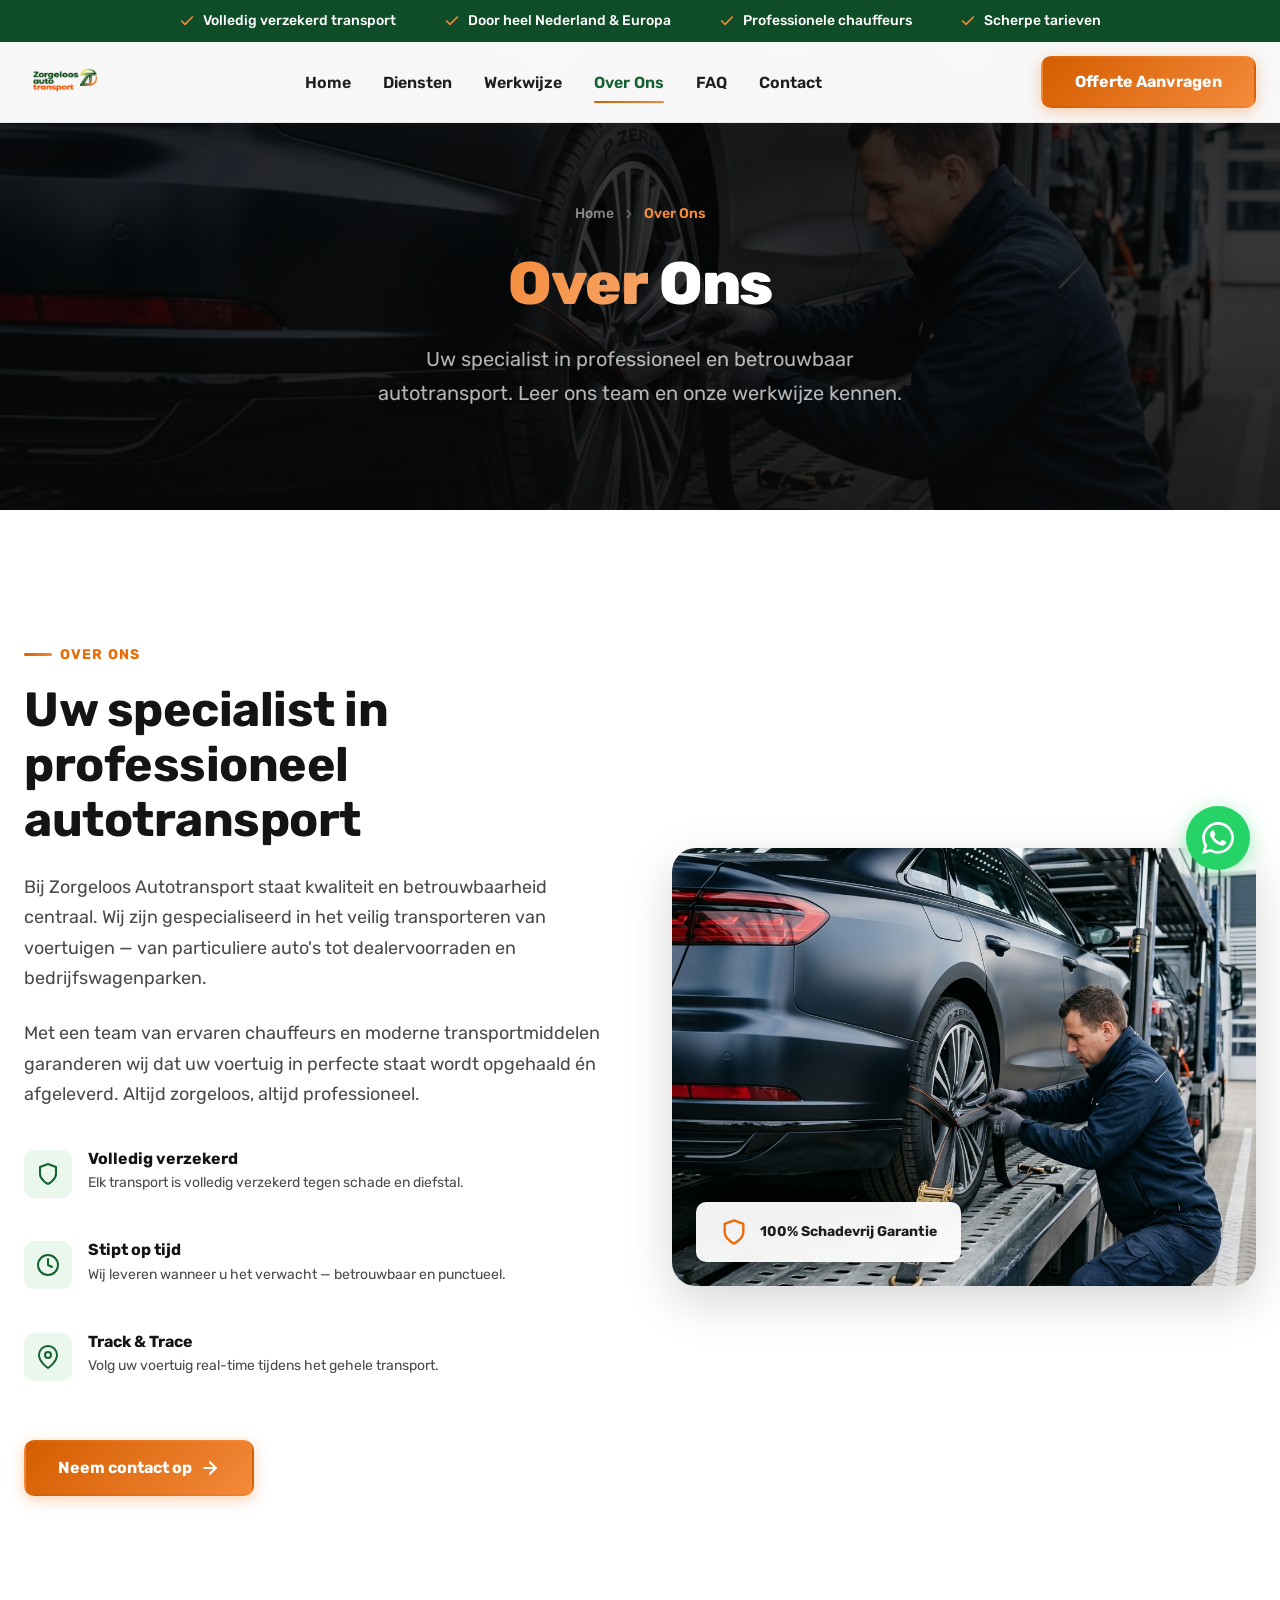
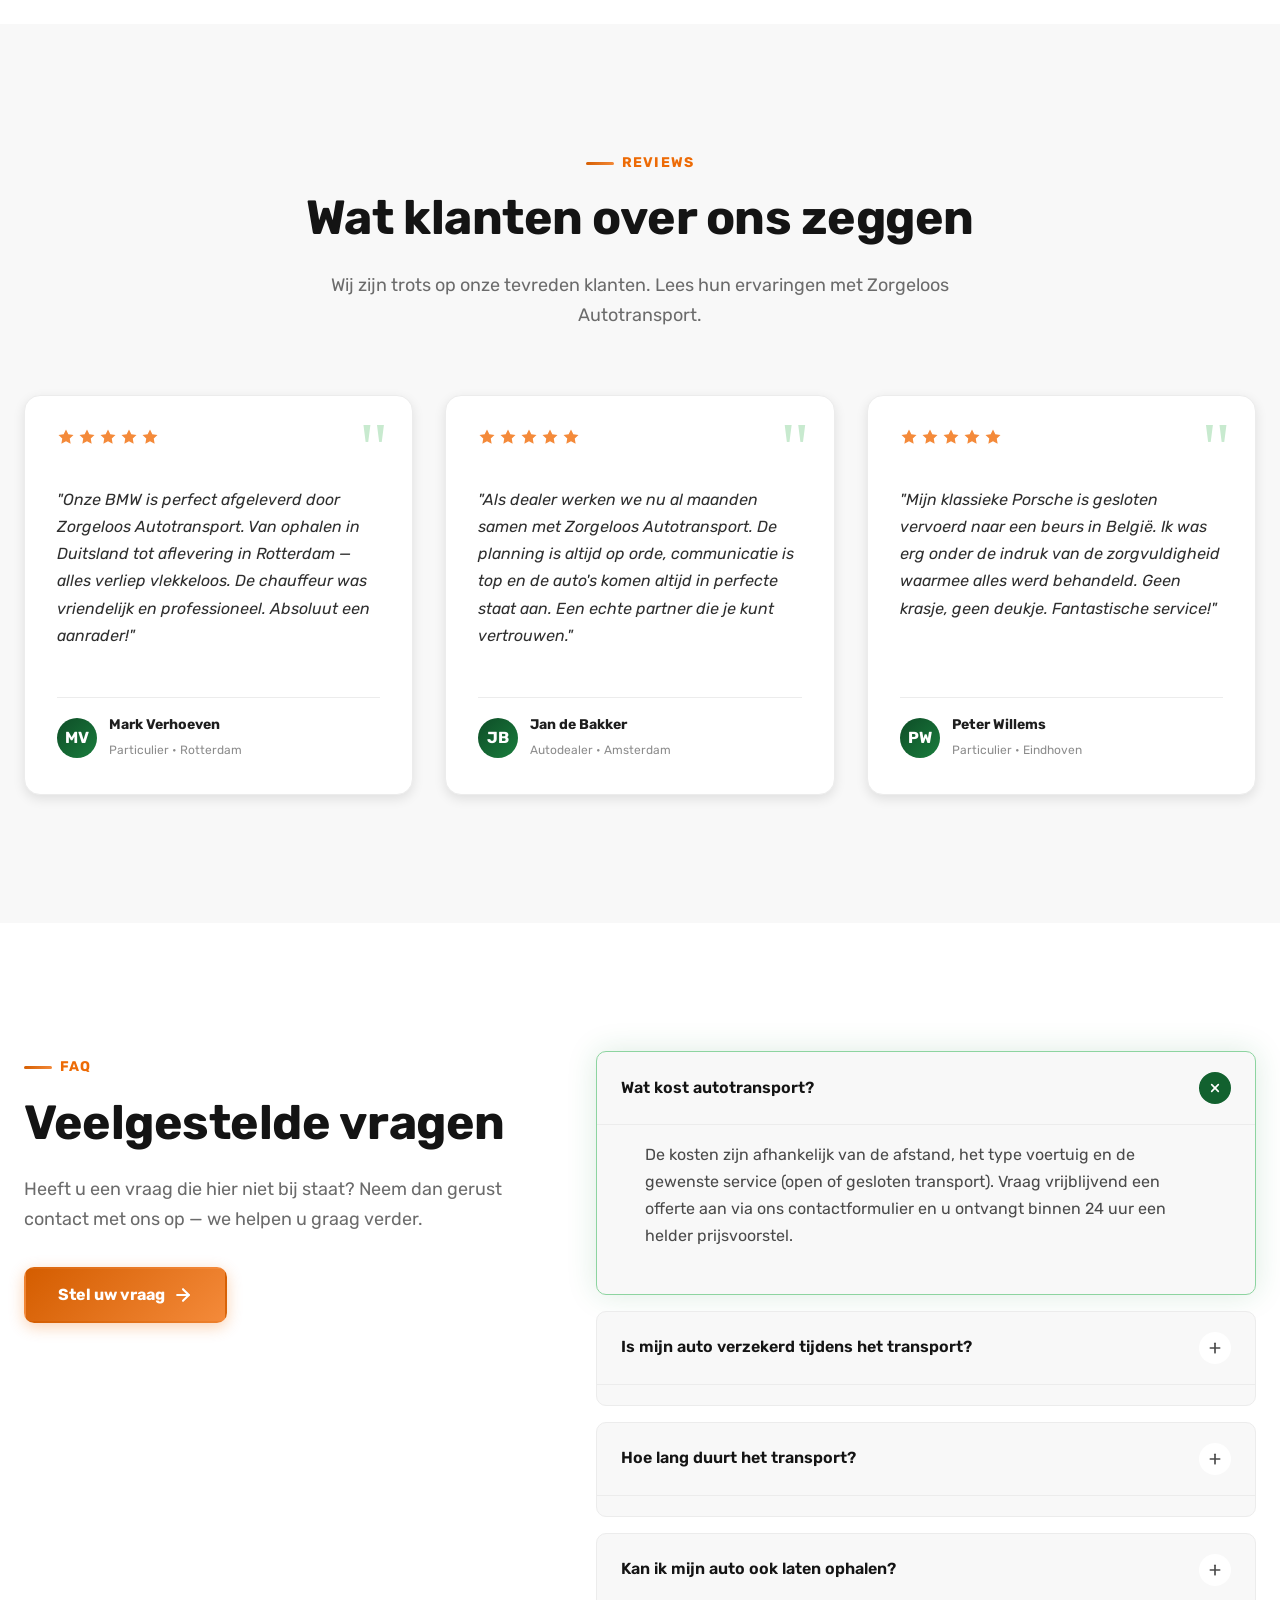
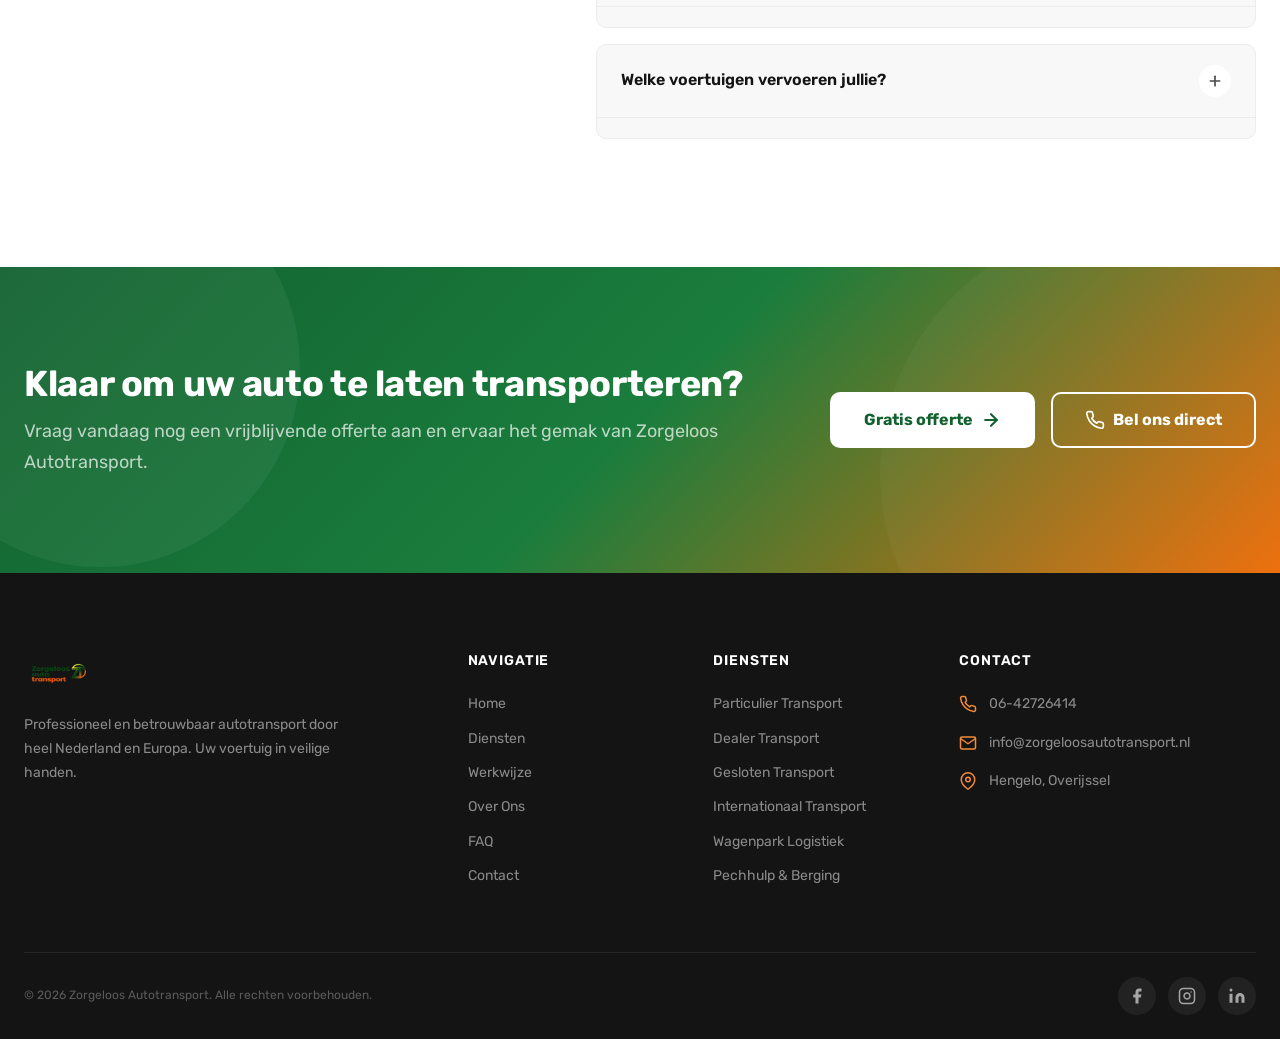
<file: over-ons.html>
<!DOCTYPE html>
<html lang="nl-NL">
<head>
  <meta charset="UTF-8" />
  <meta name="viewport" content="width=device-width, initial-scale=1.0" />
  <meta http-equiv="X-UA-Compatible" content="IE=edge" />

  <!-- SEO -->
  <title>Over Ons | Zorgeloos Autotransport</title>
  <meta name="description" content="Leer ons kennen — Zorgeloos Autotransport staat voor kwaliteit, betrouwbaarheid en persoonlijke service. Lees reviews van tevreden klanten." />
  <meta name="robots" content="index, follow" />
  <link rel="canonical" href="https://www.zorgeloosautotransport.nl/over-ons" />

  <!-- Open Graph -->
  <meta property="og:locale" content="nl_NL" />
  <meta property="og:type" content="website" />
  <meta property="og:title" content="Over Ons | Zorgeloos Autotransport" />
  <meta property="og:description" content="Uw specialist in professioneel autotransport. Lees wie wij zijn en wat klanten over ons zeggen." />
  <meta property="og:url" content="https://www.zorgeloosautotransport.nl/over-ons" />
  <meta property="og:site_name" content="Zorgeloos Autotransport" />

  <!-- Fonts -->
  <link rel="preconnect" href="https://fonts.googleapis.com" />
  <link rel="preconnect" href="https://fonts.gstatic.com" crossorigin />

  <!-- Favicon -->
  <link rel="icon" type="image/svg+xml" href="images/favicon.svg" />
  <link rel="icon" type="image/png" sizes="32x32" href="images/favicon-32x32.png" />
  <link rel="icon" type="image/png" sizes="16x16" href="images/favicon-16x16.png" />
  <link rel="apple-touch-icon" sizes="180x180" href="images/apple-touch-icon.png" />

  <!-- Stylesheet -->
  <link rel="stylesheet" href="style.css" />
</head>
<body>

  <!-- ========== HEADER ========== -->
  <header class="site-header" id="site-header">
    <!-- USP Bar -->
    <div class="usp-bar">
      <div class="container">
        <div class="usp-item">
          <svg viewBox="0 0 24 24" fill="none" stroke="currentColor" stroke-width="2.5" stroke-linecap="round" stroke-linejoin="round"><polyline points="20 6 9 17 4 12"/></svg>
          <span>Volledig verzekerd transport</span>
        </div>
        <div class="usp-item">
          <svg viewBox="0 0 24 24" fill="none" stroke="currentColor" stroke-width="2.5" stroke-linecap="round" stroke-linejoin="round"><polyline points="20 6 9 17 4 12"/></svg>
          <span>Door heel Nederland & Europa</span>
        </div>
        <div class="usp-item">
          <svg viewBox="0 0 24 24" fill="none" stroke="currentColor" stroke-width="2.5" stroke-linecap="round" stroke-linejoin="round"><polyline points="20 6 9 17 4 12"/></svg>
          <span>Professionele chauffeurs</span>
        </div>
        <div class="usp-item">
          <svg viewBox="0 0 24 24" fill="none" stroke="currentColor" stroke-width="2.5" stroke-linecap="round" stroke-linejoin="round"><polyline points="20 6 9 17 4 12"/></svg>
          <span>Scherpe tarieven</span>
        </div>
      </div>
    </div>

    <!-- Main Navigation -->
    <nav class="main-nav">
      <div class="container">
        <div class="nav-inner">
          <a href="index.html" class="nav-logo" id="nav-logo">
            <img src="images/logo.png" alt="Zorgeloos Autotransport" />
          </a>

          <div class="nav-links" id="nav-links">
            <a href="index.html" class="nav-link">Home</a>
            <a href="diensten.html" class="nav-link">Diensten</a>
            <a href="werkwijze.html" class="nav-link">Werkwijze</a>
            <a href="over-ons.html" class="nav-link active">Over Ons</a>
            <a href="faq.html" class="nav-link">FAQ</a>
            <a href="contact.html" class="nav-link">Contact</a>
          </div>

          <a href="contact.html" class="btn btn-primary nav-cta desktop-only" id="nav-cta-btn">
            Offerte Aanvragen
          </a>

          <button class="mobile-toggle" id="mobile-toggle" aria-label="Menu openen">
            <span></span>
            <span></span>
            <span></span>
          </button>
        </div>
      </div>
    </nav>

    <!-- Mobile Navigation -->
    <div class="mobile-nav" id="mobile-nav">
      <div class="mobile-nav-links">
        <a href="index.html" class="mobile-nav-link" data-nav>Home</a>
        <a href="diensten.html" class="mobile-nav-link" data-nav>Diensten</a>
        <a href="werkwijze.html" class="mobile-nav-link" data-nav>Werkwijze</a>
        <a href="over-ons.html" class="mobile-nav-link" data-nav>Over Ons</a>
        <a href="faq.html" class="mobile-nav-link" data-nav>FAQ</a>
        <a href="contact.html" class="mobile-nav-link" data-nav>Contact</a>
      </div>
      <div class="mobile-nav-cta">
        <a href="contact.html" class="btn btn-primary" data-nav>Offerte Aanvragen</a>
      </div>
    </div>
  </header>

  <!-- ========== PAGE HERO ========== -->
  <section class="page-hero">
    <div class="hero-bg">
      <img src="images/careful-handling.png" alt="Over Zorgeloos Autotransport" />
    </div>
    <div class="hero-overlay"></div>
    <div class="container">
      <div class="page-hero-content">
        <div class="page-hero-breadcrumb">
          <a href="index.html">Home</a>
          <svg viewBox="0 0 24 24" fill="none" stroke="currentColor" stroke-width="2.5" stroke-linecap="round" stroke-linejoin="round"><polyline points="9 18 15 12 9 6"/></svg>
          <span>Over Ons</span>
        </div>
        <h1><span class="text-gradient">Over</span> Ons</h1>
        <p>Uw specialist in professioneel en betrouwbaar autotransport. Leer ons team en onze werkwijze kennen.</p>
      </div>
    </div>
  </section>

  <!-- ========== INTRO / OVER ONS ========== -->
  <section class="intro-section" id="over-ons">
    <div class="container">
      <div class="intro-grid">
        <div class="intro-text reveal-left">
          <span class="section-label">Over ons</span>
          <h2 class="section-title">Uw specialist in professioneel autotransport</h2>
          <p>
            Bij Zorgeloos Autotransport staat kwaliteit en betrouwbaarheid centraal. Wij zijn gespecialiseerd in het veilig transporteren van voertuigen — van particuliere auto's tot dealervoorraden en bedrijfswagenparken.
          </p>
          <p>
            Met een team van ervaren chauffeurs en moderne transportmiddelen garanderen wij dat uw voertuig in perfecte staat wordt opgehaald én afgeleverd. Altijd zorgeloos, altijd professioneel.
          </p>

          <div class="intro-features">
            <div class="intro-feature">
              <div class="intro-feature-icon">
                <svg viewBox="0 0 24 24" fill="none" stroke="currentColor" stroke-width="2" stroke-linecap="round" stroke-linejoin="round"><path d="M12 22s8-4 8-10V5l-8-3-8 3v7c0 6 8 10 8 10z"/></svg>
              </div>
              <div>
                <h4>Volledig verzekerd</h4>
                <p>Elk transport is volledig verzekerd tegen schade en diefstal.</p>
              </div>
            </div>
            <div class="intro-feature">
              <div class="intro-feature-icon">
                <svg viewBox="0 0 24 24" fill="none" stroke="currentColor" stroke-width="2" stroke-linecap="round" stroke-linejoin="round"><circle cx="12" cy="12" r="10"/><polyline points="12 6 12 12 16 14"/></svg>
              </div>
              <div>
                <h4>Stipt op tijd</h4>
                <p>Wij leveren wanneer u het verwacht — betrouwbaar en punctueel.</p>
              </div>
            </div>
            <div class="intro-feature">
              <div class="intro-feature-icon">
                <svg viewBox="0 0 24 24" fill="none" stroke="currentColor" stroke-width="2" stroke-linecap="round" stroke-linejoin="round"><path d="M21 10c0 7-9 13-9 13s-9-6-9-13a9 9 0 0 1 18 0z"/><circle cx="12" cy="10" r="3"/></svg>
              </div>
              <div>
                <h4>Track & Trace</h4>
                <p>Volg uw voertuig real-time tijdens het gehele transport.</p>
              </div>
            </div>
          </div>

          <a href="contact.html" class="btn btn-primary" id="intro-cta-btn">
            Neem contact op
            <svg class="btn-icon" viewBox="0 0 24 24" fill="none" stroke="currentColor" stroke-width="2.5" stroke-linecap="round" stroke-linejoin="round"><line x1="5" y1="12" x2="19" y2="12"/><polyline points="12 5 19 12 12 19"/></svg>
          </a>
        </div>
        <div class="intro-image reveal-right">
          <img src="images/careful-handling.png" alt="Professioneel autotransport - voertuig wordt zorgvuldig geladen" />
          <div class="intro-image-badge">
            <svg viewBox="0 0 24 24" fill="none" stroke="currentColor" stroke-width="2" stroke-linecap="round" stroke-linejoin="round"><path d="M12 22s8-4 8-10V5l-8-3-8 3v7c0 6 8 10 8 10z"/></svg>
            <span>100% Schadevrij Garantie</span>
          </div>
        </div>
      </div>
    </div>
  </section>

  <!-- ========== REVIEWS ========== -->
  <section class="reviews-section" id="reviews">
    <div class="container">
      <div class="reviews-header reveal">
        <span class="section-label">Reviews</span>
        <h2 class="section-title">Wat klanten over ons zeggen</h2>
        <p class="section-description">
          Wij zijn trots op onze tevreden klanten. Lees hun ervaringen met Zorgeloos Autotransport.
        </p>
      </div>

      <div class="reviews-grid stagger-children">
        <div class="review-card reveal" id="review-1">
          <div class="review-stars">
            <svg viewBox="0 0 24 24"><path d="M12 2l3.09 6.26L22 9.27l-5 4.87 1.18 6.88L12 17.77l-6.18 3.25L7 14.14 2 9.27l6.91-1.01L12 2z"/></svg>
            <svg viewBox="0 0 24 24"><path d="M12 2l3.09 6.26L22 9.27l-5 4.87 1.18 6.88L12 17.77l-6.18 3.25L7 14.14 2 9.27l6.91-1.01L12 2z"/></svg>
            <svg viewBox="0 0 24 24"><path d="M12 2l3.09 6.26L22 9.27l-5 4.87 1.18 6.88L12 17.77l-6.18 3.25L7 14.14 2 9.27l6.91-1.01L12 2z"/></svg>
            <svg viewBox="0 0 24 24"><path d="M12 2l3.09 6.26L22 9.27l-5 4.87 1.18 6.88L12 17.77l-6.18 3.25L7 14.14 2 9.27l6.91-1.01L12 2z"/></svg>
            <svg viewBox="0 0 24 24"><path d="M12 2l3.09 6.26L22 9.27l-5 4.87 1.18 6.88L12 17.77l-6.18 3.25L7 14.14 2 9.27l6.91-1.01L12 2z"/></svg>
          </div>
          <p class="review-text">
            "Onze BMW is perfect afgeleverd door Zorgeloos Autotransport. Van ophalen in Duitsland tot aflevering in Rotterdam — alles verliep vlekkeloos. De chauffeur was vriendelijk en professioneel. Absoluut een aanrader!"
          </p>
          <div class="review-author">
            <div class="review-author-avatar">MV</div>
            <div class="review-author-info">
              <strong>Mark Verhoeven</strong>
              <span>Particulier • Rotterdam</span>
            </div>
          </div>
        </div>

        <div class="review-card reveal" id="review-2">
          <div class="review-stars">
            <svg viewBox="0 0 24 24"><path d="M12 2l3.09 6.26L22 9.27l-5 4.87 1.18 6.88L12 17.77l-6.18 3.25L7 14.14 2 9.27l6.91-1.01L12 2z"/></svg>
            <svg viewBox="0 0 24 24"><path d="M12 2l3.09 6.26L22 9.27l-5 4.87 1.18 6.88L12 17.77l-6.18 3.25L7 14.14 2 9.27l6.91-1.01L12 2z"/></svg>
            <svg viewBox="0 0 24 24"><path d="M12 2l3.09 6.26L22 9.27l-5 4.87 1.18 6.88L12 17.77l-6.18 3.25L7 14.14 2 9.27l6.91-1.01L12 2z"/></svg>
            <svg viewBox="0 0 24 24"><path d="M12 2l3.09 6.26L22 9.27l-5 4.87 1.18 6.88L12 17.77l-6.18 3.25L7 14.14 2 9.27l6.91-1.01L12 2z"/></svg>
            <svg viewBox="0 0 24 24"><path d="M12 2l3.09 6.26L22 9.27l-5 4.87 1.18 6.88L12 17.77l-6.18 3.25L7 14.14 2 9.27l6.91-1.01L12 2z"/></svg>
          </div>
          <p class="review-text">
            "Als dealer werken we nu al maanden samen met Zorgeloos Autotransport. De planning is altijd op orde, communicatie is top en de auto's komen altijd in perfecte staat aan. Een echte partner die je kunt vertrouwen."
          </p>
          <div class="review-author">
            <div class="review-author-avatar">JB</div>
            <div class="review-author-info">
              <strong>Jan de Bakker</strong>
              <span>Autodealer • Amsterdam</span>
            </div>
          </div>
        </div>

        <div class="review-card reveal" id="review-3">
          <div class="review-stars">
            <svg viewBox="0 0 24 24"><path d="M12 2l3.09 6.26L22 9.27l-5 4.87 1.18 6.88L12 17.77l-6.18 3.25L7 14.14 2 9.27l6.91-1.01L12 2z"/></svg>
            <svg viewBox="0 0 24 24"><path d="M12 2l3.09 6.26L22 9.27l-5 4.87 1.18 6.88L12 17.77l-6.18 3.25L7 14.14 2 9.27l6.91-1.01L12 2z"/></svg>
            <svg viewBox="0 0 24 24"><path d="M12 2l3.09 6.26L22 9.27l-5 4.87 1.18 6.88L12 17.77l-6.18 3.25L7 14.14 2 9.27l6.91-1.01L12 2z"/></svg>
            <svg viewBox="0 0 24 24"><path d="M12 2l3.09 6.26L22 9.27l-5 4.87 1.18 6.88L12 17.77l-6.18 3.25L7 14.14 2 9.27l6.91-1.01L12 2z"/></svg>
            <svg viewBox="0 0 24 24"><path d="M12 2l3.09 6.26L22 9.27l-5 4.87 1.18 6.88L12 17.77l-6.18 3.25L7 14.14 2 9.27l6.91-1.01L12 2z"/></svg>
          </div>
          <p class="review-text">
            "Mijn klassieke Porsche is gesloten vervoerd naar een beurs in België. Ik was erg onder de indruk van de zorgvuldigheid waarmee alles werd behandeld. Geen krasje, geen deukje. Fantastische service!"
          </p>
          <div class="review-author">
            <div class="review-author-avatar">PW</div>
            <div class="review-author-info">
              <strong>Peter Willems</strong>
              <span>Particulier • Eindhoven</span>
            </div>
          </div>
        </div>
      </div>
    </div>
  </section>

  <!-- ========== FAQ ========== -->
  <section class="faq-section" id="faq">
    <div class="container">
      <div class="faq-grid">
        <div class="reveal-left">
          <span class="section-label">FAQ</span>
          <h2 class="section-title">Veelgestelde vragen</h2>
          <p class="section-description" style="margin-bottom: var(--space-8);">
            Heeft u een vraag die hier niet bij staat? Neem dan gerust contact met ons op — we helpen u graag verder.
          </p>
          <a href="contact.html" class="btn btn-primary" id="faq-cta-btn">
            Stel uw vraag
            <svg class="btn-icon" viewBox="0 0 24 24" fill="none" stroke="currentColor" stroke-width="2.5" stroke-linecap="round" stroke-linejoin="round"><line x1="5" y1="12" x2="19" y2="12"/><polyline points="12 5 19 12 12 19"/></svg>
          </a>
        </div>

        <div class="faq-items reveal-right">
          <div class="faq-item active" id="faq-item-1">
            <div class="faq-question">
              <h4>Wat kost autotransport?</h4>
              <div class="faq-toggle">
                <svg viewBox="0 0 24 24" fill="none" stroke="currentColor" stroke-width="2.5" stroke-linecap="round" stroke-linejoin="round"><line x1="12" y1="5" x2="12" y2="19"/><line x1="5" y1="12" x2="19" y2="12"/></svg>
              </div>
            </div>
            <div class="faq-answer">
              <div class="faq-answer-inner">
                <p>De kosten zijn afhankelijk van de afstand, het type voertuig en de gewenste service (open of gesloten transport). Vraag vrijblijvend een offerte aan via ons contactformulier en u ontvangt binnen 24 uur een helder prijsvoorstel.</p>
              </div>
            </div>
          </div>

          <div class="faq-item" id="faq-item-2">
            <div class="faq-question">
              <h4>Is mijn auto verzekerd tijdens het transport?</h4>
              <div class="faq-toggle">
                <svg viewBox="0 0 24 24" fill="none" stroke="currentColor" stroke-width="2.5" stroke-linecap="round" stroke-linejoin="round"><line x1="12" y1="5" x2="12" y2="19"/><line x1="5" y1="12" x2="19" y2="12"/></svg>
              </div>
            </div>
            <div class="faq-answer">
              <div class="faq-answer-inner">
                <p>Ja, elk voertuig dat wij transporteren is volledig verzekerd. Zowel tijdens het laden, het transport als het lossen is uw auto gedekt tegen schade, diefstal en andere risico's.</p>
              </div>
            </div>
          </div>

          <div class="faq-item" id="faq-item-3">
            <div class="faq-question">
              <h4>Hoe lang duurt het transport?</h4>
              <div class="faq-toggle">
                <svg viewBox="0 0 24 24" fill="none" stroke="currentColor" stroke-width="2.5" stroke-linecap="round" stroke-linejoin="round"><line x1="12" y1="5" x2="12" y2="19"/><line x1="5" y1="12" x2="19" y2="12"/></svg>
              </div>
            </div>
            <div class="faq-answer">
              <div class="faq-answer-inner">
                <p>Transport binnen Nederland duurt doorgaans 1-3 werkdagen. Internationaal transport binnen Europa kan 2-7 werkdagen in beslag nemen, afhankelijk van het land van bestemming. Bij spoedtransport zijn snellere leveringen mogelijk.</p>
              </div>
            </div>
          </div>

          <div class="faq-item" id="faq-item-4">
            <div class="faq-question">
              <h4>Kan ik mijn auto ook laten ophalen?</h4>
              <div class="faq-toggle">
                <svg viewBox="0 0 24 24" fill="none" stroke="currentColor" stroke-width="2.5" stroke-linecap="round" stroke-linejoin="round"><line x1="12" y1="5" x2="12" y2="19"/><line x1="5" y1="12" x2="19" y2="12"/></svg>
              </div>
            </div>
            <div class="faq-answer">
              <div class="faq-answer-inner">
                <p>Absoluut! Wij halen uw voertuig op op elk gewenst adres in Nederland en de meeste Europese landen. U hoeft zelf nergens heen — wij komen naar u toe.</p>
              </div>
            </div>
          </div>

          <div class="faq-item" id="faq-item-5">
            <div class="faq-question">
              <h4>Welke voertuigen vervoeren jullie?</h4>
              <div class="faq-toggle">
                <svg viewBox="0 0 24 24" fill="none" stroke="currentColor" stroke-width="2.5" stroke-linecap="round" stroke-linejoin="round"><line x1="12" y1="5" x2="12" y2="19"/><line x1="5" y1="12" x2="19" y2="12"/></svg>
              </div>
            </div>
            <div class="faq-answer">
              <div class="faq-answer-inner">
                <p>Wij transporteren personenauto's, bedrijfswagens, SUV's, oldtimers, elektrische voertuigen en motoren. Voor bijzondere voertuigen bieden wij gesloten transport aan voor maximale bescherming.</p>
              </div>
            </div>
          </div>
        </div>
      </div>
    </div>
  </section>

  <!-- ========== CTA ========== -->
  <section class="cta-section">
    <div class="container">
      <div class="cta-content reveal">
        <div class="cta-text">
          <h2>Klaar om uw auto te laten transporteren?</h2>
          <p>Vraag vandaag nog een vrijblijvende offerte aan en ervaar het gemak van Zorgeloos Autotransport.</p>
        </div>
        <div class="cta-actions">
          <a href="contact.html" class="btn btn-white" id="cta-offerte-btn">
            Gratis offerte
            <svg class="btn-icon" viewBox="0 0 24 24" fill="none" stroke="currentColor" stroke-width="2.5" stroke-linecap="round" stroke-linejoin="round"><line x1="5" y1="12" x2="19" y2="12"/><polyline points="12 5 19 12 12 19"/></svg>
          </a>
          <a href="tel:+31642726414" class="btn btn-secondary" style="border-color: white; color: white;" id="cta-bel-btn">
            <svg class="btn-icon" style="transform: none;" viewBox="0 0 24 24" fill="none" stroke="currentColor" stroke-width="2" stroke-linecap="round" stroke-linejoin="round"><path d="M22 16.92v3a2 2 0 0 1-2.18 2 19.79 19.79 0 0 1-8.63-3.07 19.5 19.5 0 0 1-6-6 19.79 19.79 0 0 1-3.07-8.67A2 2 0 0 1 4.11 2h3a2 2 0 0 1 2 1.72c.127.96.361 1.903.7 2.81a2 2 0 0 1-.45 2.11L8.09 9.91a16 16 0 0 0 6 6l1.27-1.27a2 2 0 0 1 2.11-.45c.907.339 1.85.573 2.81.7A2 2 0 0 1 22 16.92z"/></svg>
            Bel ons direct
          </a>
        </div>
      </div>
    </div>
  </section>

  <!-- ========== FOOTER ========== -->
  <footer class="site-footer">
    <div class="container">
      <div class="footer-grid">
        <div class="footer-brand">
          <img src="images/logo.png" alt="Zorgeloos Autotransport" class="footer-brand-logo" />
          <p>Professioneel en betrouwbaar autotransport door heel Nederland en Europa. Uw voertuig in veilige handen.</p>
        </div>

        <div class="footer-col">
          <h4>Navigatie</h4>
          <div class="footer-links">
            <a href="index.html" class="footer-link">Home</a>
            <a href="diensten.html" class="footer-link">Diensten</a>
            <a href="werkwijze.html" class="footer-link">Werkwijze</a>
            <a href="over-ons.html" class="footer-link">Over Ons</a>
            <a href="faq.html" class="footer-link">FAQ</a>
            <a href="contact.html" class="footer-link">Contact</a>
          </div>
        </div>

        <div class="footer-col">
          <h4>Diensten</h4>
          <div class="footer-links">
            <a href="diensten.html" class="footer-link">Particulier Transport</a>
            <a href="diensten.html" class="footer-link">Dealer Transport</a>
            <a href="diensten.html" class="footer-link">Gesloten Transport</a>
            <a href="diensten.html" class="footer-link">Internationaal Transport</a>
            <a href="diensten.html" class="footer-link">Wagenpark Logistiek</a>
            <a href="diensten.html" class="footer-link">Pechhulp & Berging</a>
          </div>
        </div>

        <div class="footer-col">
          <h4>Contact</h4>
          <div class="footer-contact-item">
            <svg viewBox="0 0 24 24" fill="none" stroke="currentColor" stroke-width="2" stroke-linecap="round" stroke-linejoin="round"><path d="M22 16.92v3a2 2 0 0 1-2.18 2 19.79 19.79 0 0 1-8.63-3.07 19.5 19.5 0 0 1-6-6 19.79 19.79 0 0 1-3.07-8.67A2 2 0 0 1 4.11 2h3a2 2 0 0 1 2 1.72c.127.96.361 1.903.7 2.81a2 2 0 0 1-.45 2.11L8.09 9.91a16 16 0 0 0 6 6l1.27-1.27a2 2 0 0 1 2.11-.45c.907.339 1.85.573 2.81.7A2 2 0 0 1 22 16.92z"/></svg>
            <a href="tel:+31642726414">06-42726414</a>
          </div>
          <div class="footer-contact-item">
            <svg viewBox="0 0 24 24" fill="none" stroke="currentColor" stroke-width="2" stroke-linecap="round" stroke-linejoin="round"><path d="M4 4h16c1.1 0 2 .9 2 2v12c0 1.1-.9 2-2 2H4c-1.1 0-2-.9-2-2V6c0-1.1.9-2 2-2z"/><polyline points="22,6 12,13 2,6"/></svg>
            <a href="mailto:info@zorgeloosautotransport.nl">info@zorgeloosautotransport.nl</a>
          </div>
          <div class="footer-contact-item">
            <svg viewBox="0 0 24 24" fill="none" stroke="currentColor" stroke-width="2" stroke-linecap="round" stroke-linejoin="round"><path d="M21 10c0 7-9 13-9 13s-9-6-9-13a9 9 0 0 1 18 0z"/><circle cx="12" cy="10" r="3"/></svg>
            <span>Hengelo, Overijssel</span>
          </div>
        </div>
      </div>

      <div class="footer-bottom">
        <p>&copy; 2026 Zorgeloos Autotransport. Alle rechten voorbehouden.</p>
        <div class="footer-social">
          <a href="#" aria-label="Facebook">
            <svg viewBox="0 0 24 24" fill="currentColor"><path d="M18 2h-3a5 5 0 00-5 5v3H7v4h3v8h4v-8h3l1-4h-4V7a1 1 0 011-1h3z"/></svg>
          </a>
          <a href="#" aria-label="Instagram">
            <svg viewBox="0 0 24 24" fill="none" stroke="currentColor" stroke-width="2" stroke-linecap="round" stroke-linejoin="round"><rect x="2" y="2" width="20" height="20" rx="5" ry="5"/><path d="M16 11.37A4 4 0 1112.63 8 4 4 0 0116 11.37z"/><line x1="17.5" y1="6.5" x2="17.51" y2="6.5"/></svg>
          </a>
          <a href="#" aria-label="LinkedIn">
            <svg viewBox="0 0 24 24" fill="currentColor"><path d="M16 8a6 6 0 016 6v7h-4v-7a2 2 0 00-2-2 2 2 0 00-2 2v7h-4v-7a6 6 0 016-6zM2 9h4v12H2zM4 6a2 2 0 100-4 2 2 0 000 4z"/></svg>
          </a>
        </div>
      </div>
    </div>
  </footer>

  <!-- Mobile Sticky CTA -->
  <div class="mobile-sticky-cta" id="mobile-sticky-cta">
    <div class="mobile-sticky-cta-inner">
      <a href="tel:+31642726414" class="btn-sticky btn-sticky-call" id="sticky-bel-btn">
        <svg viewBox="0 0 24 24" fill="none" stroke="currentColor" stroke-width="2" stroke-linecap="round" stroke-linejoin="round"><path d="M22 16.92v3a2 2 0 0 1-2.18 2 19.79 19.79 0 0 1-8.63-3.07 19.5 19.5 0 0 1-6-6 19.79 19.79 0 0 1-3.07-8.67A2 2 0 0 1 4.11 2h3a2 2 0 0 1 2 1.72c.127.96.361 1.903.7 2.81a2 2 0 0 1-.45 2.11L8.09 9.91a16 16 0 0 0 6 6l1.27-1.27a2 2 0 0 1 2.11-.45c.907.339 1.85.573 2.81.7A2 2 0 0 1 22 16.92z"/></svg>
        Bel Direct
      </a>
      <a href="contact.html" class="btn-sticky btn-sticky-offerte" id="sticky-offerte-btn">
        <svg viewBox="0 0 24 24" fill="none" stroke="currentColor" stroke-width="2" stroke-linecap="round" stroke-linejoin="round"><path d="M14 2H6a2 2 0 0 0-2 2v16a2 2 0 0 0 2 2h12a2 2 0 0 0 2-2V8z"/><polyline points="14 2 14 8 20 8"/><line x1="16" y1="13" x2="8" y2="13"/><line x1="16" y1="17" x2="8" y2="17"/><polyline points="10 9 9 9 8 9"/></svg>
        Offerte Aanvragen
      </a>
    </div>
  </div>

  <!-- WhatsApp Button -->
  <a href="https://wa.me/31642726414" class="whatsapp-button" target="_blank" rel="noopener" aria-label="Chat via WhatsApp" id="whatsapp-btn">
    <svg viewBox="0 0 24 24" fill="currentColor"><path d="M17.472 14.382c-.297-.149-1.758-.867-2.03-.967-.273-.099-.471-.148-.67.15-.197.297-.767.966-.94 1.164-.173.199-.347.223-.644.075-.297-.15-1.255-.463-2.39-1.475-.883-.788-1.48-1.761-1.653-2.059-.173-.297-.018-.458.13-.606.134-.133.298-.347.446-.52.149-.174.198-.298.298-.497.099-.198.05-.371-.025-.52-.075-.149-.669-1.612-.916-2.207-.242-.579-.487-.5-.669-.51-.173-.008-.371-.01-.57-.01-.198 0-.52.074-.792.372-.272.297-1.04 1.016-1.04 2.479 0 1.462 1.065 2.875 1.213 3.074.149.198 2.096 3.2 5.077 4.487.709.306 1.262.489 1.694.625.712.227 1.36.195 1.871.118.571-.085 1.758-.719 2.006-1.413.248-.694.248-1.289.173-1.413-.074-.124-.272-.198-.57-.347m-5.421 7.403h-.004a9.87 9.87 0 01-5.031-1.378l-.361-.214-3.741.982.998-3.648-.235-.374a9.86 9.86 0 01-1.51-5.26c.001-5.45 4.436-9.884 9.888-9.884 2.64 0 5.122 1.03 6.988 2.898a9.825 9.825 0 012.893 6.994c-.003 5.45-4.437 9.884-9.885 9.884m8.413-18.297A11.815 11.815 0 0012.05 0C5.495 0 .16 5.335.157 11.892c0 2.096.547 4.142 1.588 5.945L.057 24l6.305-1.654a11.882 11.882 0 005.683 1.448h.005c6.554 0 11.89-5.335 11.893-11.893a11.821 11.821 0 00-3.48-8.413z"/></svg>
  </a>

  <!-- Cookie Banner -->
  <div class="cookie-banner" id="cookie-banner">
    <div class="container">
      <div class="cookie-inner">
        <p class="cookie-text">Wij gebruiken cookies om uw ervaring op onze website te verbeteren.</p>
        <div class="cookie-actions">
          <button class="cookie-btn cookie-accept" id="cookie-accept">Accepteren</button>
          <button class="cookie-btn cookie-decline" id="cookie-decline">Weigeren</button>
        </div>
      </div>
    </div>
  </div>

  <!-- ========== JAVASCRIPT ========== -->
  <script src="script.js"></script>
</body>
</html>
</file>
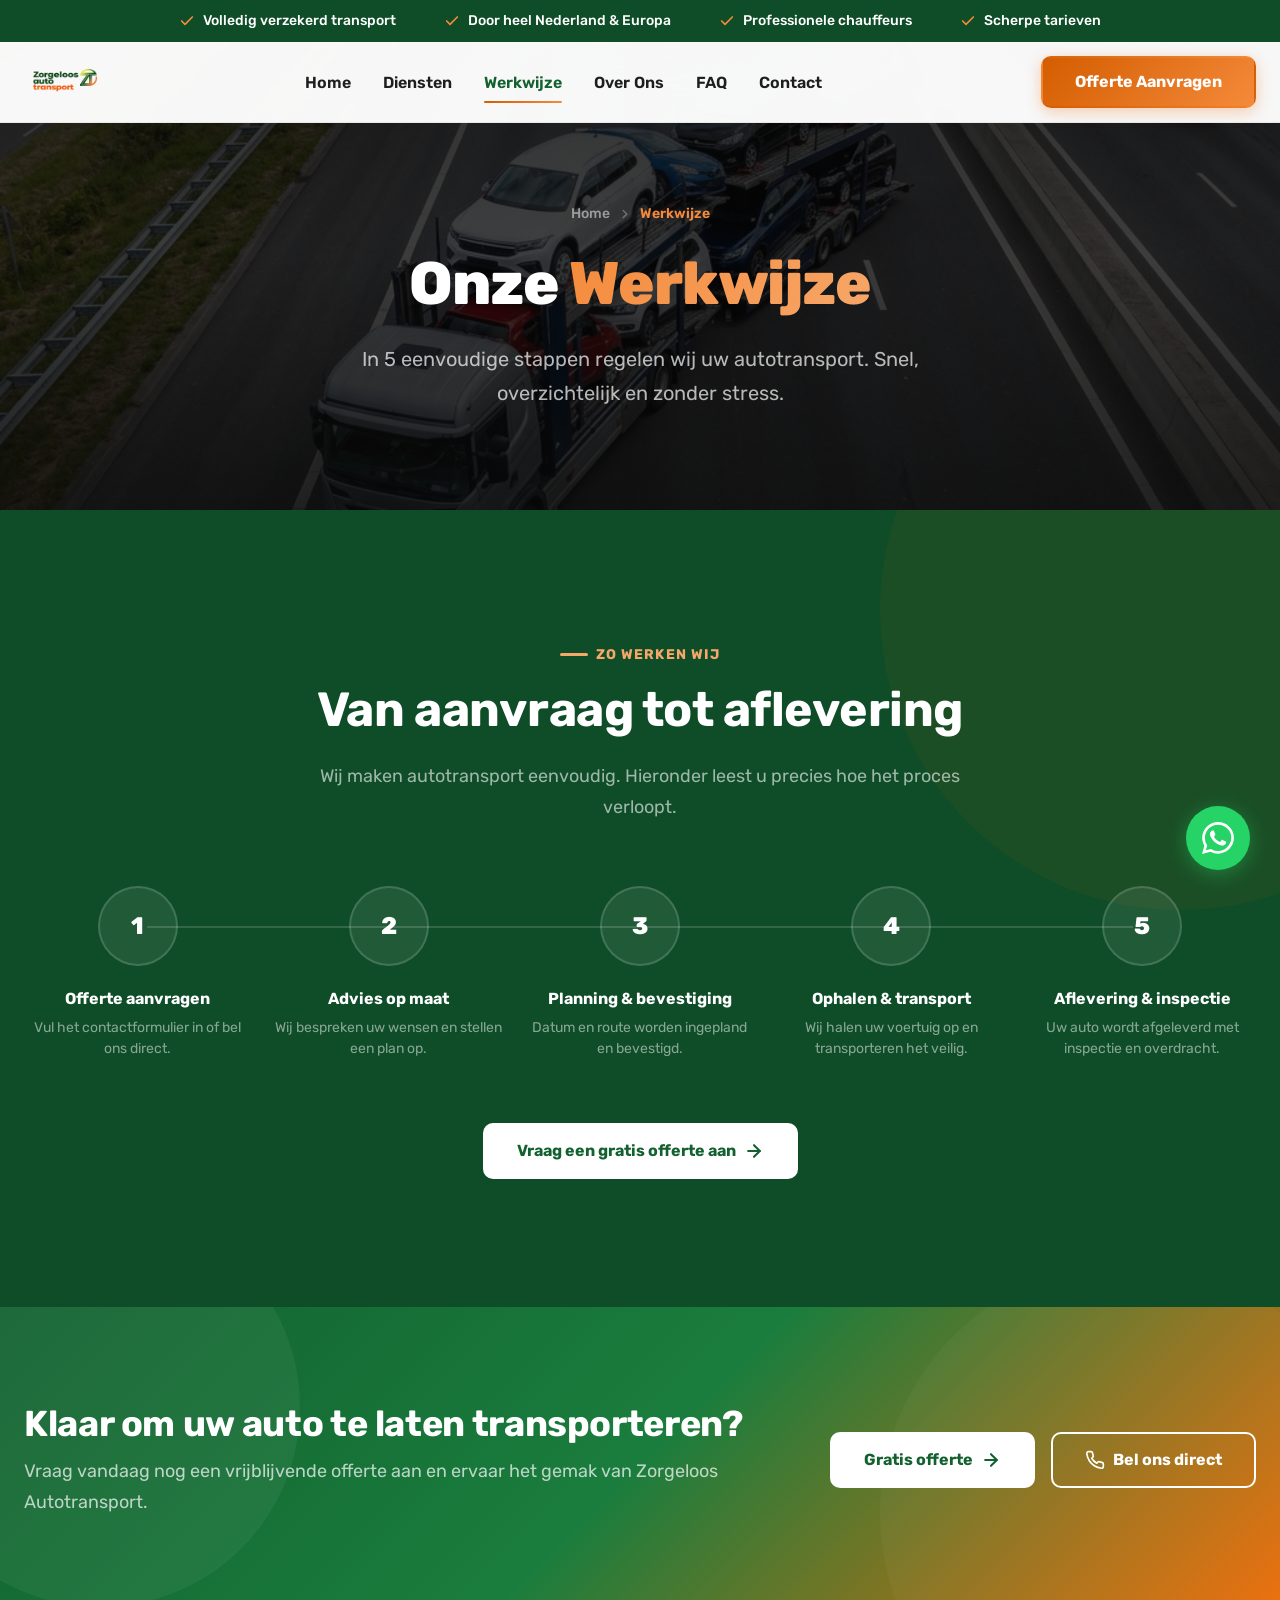
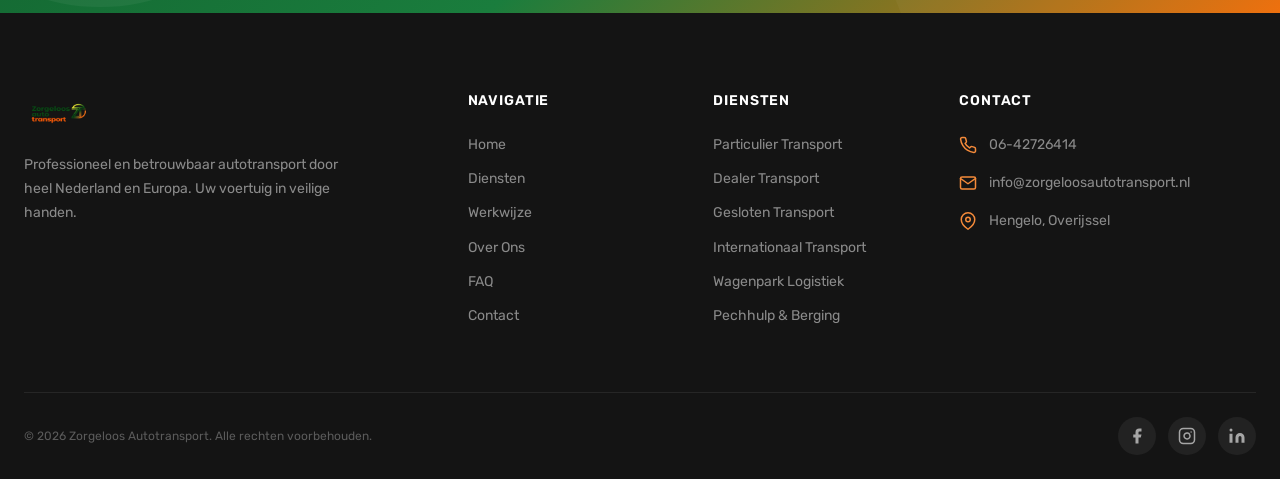
<file: werkwijze.html>
<!DOCTYPE html>
<html lang="nl-NL">
<head>
  <meta charset="UTF-8" />
  <meta name="viewport" content="width=device-width, initial-scale=1.0" />
  <meta http-equiv="X-UA-Compatible" content="IE=edge" />

  <!-- SEO -->
  <title>Werkwijze | Zorgeloos Autotransport</title>
  <meta name="description" content="Hoe werkt autotransport bij Zorgeloos? In 5 eenvoudige stappen regelen wij uw transport. Snel, overzichtelijk en zonder stress." />
  <meta name="robots" content="index, follow" />
  <link rel="canonical" href="https://www.zorgeloosautotransport.nl/werkwijze" />

  <!-- Open Graph -->
  <meta property="og:locale" content="nl_NL" />
  <meta property="og:type" content="website" />
  <meta property="og:title" content="Werkwijze | Zorgeloos Autotransport" />
  <meta property="og:description" content="In 5 eenvoudige stappen regelen wij uw autotransport. Snel, overzichtelijk en zonder stress." />
  <meta property="og:url" content="https://www.zorgeloosautotransport.nl/werkwijze" />
  <meta property="og:site_name" content="Zorgeloos Autotransport" />

  <!-- Fonts -->
  <link rel="preconnect" href="https://fonts.googleapis.com" />
  <link rel="preconnect" href="https://fonts.gstatic.com" crossorigin />

  <!-- Favicon -->
  <link rel="icon" type="image/svg+xml" href="images/favicon.svg" />
  <link rel="icon" type="image/png" sizes="32x32" href="images/favicon-32x32.png" />
  <link rel="icon" type="image/png" sizes="16x16" href="images/favicon-16x16.png" />
  <link rel="apple-touch-icon" sizes="180x180" href="images/apple-touch-icon.png" />

  <!-- Stylesheet -->
  <link rel="stylesheet" href="style.css" />
</head>
<body>

  <!-- ========== HEADER ========== -->
  <header class="site-header" id="site-header">
    <!-- USP Bar -->
    <div class="usp-bar">
      <div class="container">
        <div class="usp-item">
          <svg viewBox="0 0 24 24" fill="none" stroke="currentColor" stroke-width="2.5" stroke-linecap="round" stroke-linejoin="round"><polyline points="20 6 9 17 4 12"/></svg>
          <span>Volledig verzekerd transport</span>
        </div>
        <div class="usp-item">
          <svg viewBox="0 0 24 24" fill="none" stroke="currentColor" stroke-width="2.5" stroke-linecap="round" stroke-linejoin="round"><polyline points="20 6 9 17 4 12"/></svg>
          <span>Door heel Nederland & Europa</span>
        </div>
        <div class="usp-item">
          <svg viewBox="0 0 24 24" fill="none" stroke="currentColor" stroke-width="2.5" stroke-linecap="round" stroke-linejoin="round"><polyline points="20 6 9 17 4 12"/></svg>
          <span>Professionele chauffeurs</span>
        </div>
        <div class="usp-item">
          <svg viewBox="0 0 24 24" fill="none" stroke="currentColor" stroke-width="2.5" stroke-linecap="round" stroke-linejoin="round"><polyline points="20 6 9 17 4 12"/></svg>
          <span>Scherpe tarieven</span>
        </div>
      </div>
    </div>

    <!-- Main Navigation -->
    <nav class="main-nav">
      <div class="container">
        <div class="nav-inner">
          <a href="index.html" class="nav-logo" id="nav-logo">
            <img src="images/logo.png" alt="Zorgeloos Autotransport" />
          </a>

          <div class="nav-links" id="nav-links">
            <a href="index.html" class="nav-link">Home</a>
            <a href="diensten.html" class="nav-link">Diensten</a>
            <a href="werkwijze.html" class="nav-link active">Werkwijze</a>
            <a href="over-ons.html" class="nav-link">Over Ons</a>
            <a href="faq.html" class="nav-link">FAQ</a>
            <a href="contact.html" class="nav-link">Contact</a>
          </div>

          <a href="contact.html" class="btn btn-primary nav-cta desktop-only" id="nav-cta-btn">
            Offerte Aanvragen
          </a>

          <button class="mobile-toggle" id="mobile-toggle" aria-label="Menu openen">
            <span></span>
            <span></span>
            <span></span>
          </button>
        </div>
      </div>
    </nav>

    <!-- Mobile Navigation -->
    <div class="mobile-nav" id="mobile-nav">
      <div class="mobile-nav-links">
        <a href="index.html" class="mobile-nav-link" data-nav>Home</a>
        <a href="diensten.html" class="mobile-nav-link" data-nav>Diensten</a>
        <a href="werkwijze.html" class="mobile-nav-link" data-nav>Werkwijze</a>
        <a href="over-ons.html" class="mobile-nav-link" data-nav>Over Ons</a>
        <a href="faq.html" class="mobile-nav-link" data-nav>FAQ</a>
        <a href="contact.html" class="mobile-nav-link" data-nav>Contact</a>
      </div>
      <div class="mobile-nav-cta">
        <a href="contact.html" class="btn btn-primary" data-nav>Offerte Aanvragen</a>
      </div>
    </div>
  </header>

  <!-- ========== PAGE HERO ========== -->
  <section class="page-hero">
    <div class="hero-bg">
      <img src="images/transport-aerial.png" alt="Werkwijze autotransport" />
    </div>
    <div class="hero-overlay"></div>
    <div class="container">
      <div class="page-hero-content">
        <div class="page-hero-breadcrumb">
          <a href="index.html">Home</a>
          <svg viewBox="0 0 24 24" fill="none" stroke="currentColor" stroke-width="2.5" stroke-linecap="round" stroke-linejoin="round"><polyline points="9 18 15 12 9 6"/></svg>
          <span>Werkwijze</span>
        </div>
        <h1>Onze <span class="text-gradient">Werkwijze</span></h1>
        <p>In 5 eenvoudige stappen regelen wij uw autotransport. Snel, overzichtelijk en zonder stress.</p>
      </div>
    </div>
  </section>

  <!-- ========== WERKWIJZE ========== -->
  <section class="werkwijze-section" id="werkwijze">
    <div class="container">
      <div class="werkwijze-header reveal">
        <span class="section-label">Zo werken wij</span>
        <h2 class="section-title">Van aanvraag tot aflevering</h2>
        <p class="section-description">
          Wij maken autotransport eenvoudig. Hieronder leest u precies hoe het proces verloopt.
        </p>
      </div>

      <div class="werkwijze-steps stagger-children">
        <div class="werkwijze-step reveal">
          <div class="werkwijze-step-number"><span>1</span></div>
          <h4>Offerte aanvragen</h4>
          <p>Vul het contactformulier in of bel ons direct.</p>
        </div>
        <div class="werkwijze-step reveal">
          <div class="werkwijze-step-number"><span>2</span></div>
          <h4>Advies op maat</h4>
          <p>Wij bespreken uw wensen en stellen een plan op.</p>
        </div>
        <div class="werkwijze-step reveal">
          <div class="werkwijze-step-number"><span>3</span></div>
          <h4>Planning & bevestiging</h4>
          <p>Datum en route worden ingepland en bevestigd.</p>
        </div>
        <div class="werkwijze-step reveal">
          <div class="werkwijze-step-number"><span>4</span></div>
          <h4>Ophalen & transport</h4>
          <p>Wij halen uw voertuig op en transporteren het veilig.</p>
        </div>
        <div class="werkwijze-step reveal">
          <div class="werkwijze-step-number"><span>5</span></div>
          <h4>Aflevering & inspectie</h4>
          <p>Uw auto wordt afgeleverd met inspectie en overdracht.</p>
        </div>
      </div>

      <div class="werkwijze-cta reveal">
        <a href="contact.html" class="btn btn-white" id="werkwijze-cta-btn">
          Vraag een gratis offerte aan
          <svg class="btn-icon" viewBox="0 0 24 24" fill="none" stroke="currentColor" stroke-width="2.5" stroke-linecap="round" stroke-linejoin="round"><line x1="5" y1="12" x2="19" y2="12"/><polyline points="12 5 19 12 12 19"/></svg>
        </a>
      </div>
    </div>
  </section>

  <!-- ========== CTA ========== -->
  <section class="cta-section">
    <div class="container">
      <div class="cta-content reveal">
        <div class="cta-text">
          <h2>Klaar om uw auto te laten transporteren?</h2>
          <p>Vraag vandaag nog een vrijblijvende offerte aan en ervaar het gemak van Zorgeloos Autotransport.</p>
        </div>
        <div class="cta-actions">
          <a href="contact.html" class="btn btn-white" id="cta-offerte-btn">
            Gratis offerte
            <svg class="btn-icon" viewBox="0 0 24 24" fill="none" stroke="currentColor" stroke-width="2.5" stroke-linecap="round" stroke-linejoin="round"><line x1="5" y1="12" x2="19" y2="12"/><polyline points="12 5 19 12 12 19"/></svg>
          </a>
          <a href="tel:+31642726414" class="btn btn-secondary" style="border-color: white; color: white;" id="cta-bel-btn">
            <svg class="btn-icon" style="transform: none;" viewBox="0 0 24 24" fill="none" stroke="currentColor" stroke-width="2" stroke-linecap="round" stroke-linejoin="round"><path d="M22 16.92v3a2 2 0 0 1-2.18 2 19.79 19.79 0 0 1-8.63-3.07 19.5 19.5 0 0 1-6-6 19.79 19.79 0 0 1-3.07-8.67A2 2 0 0 1 4.11 2h3a2 2 0 0 1 2 1.72c.127.96.361 1.903.7 2.81a2 2 0 0 1-.45 2.11L8.09 9.91a16 16 0 0 0 6 6l1.27-1.27a2 2 0 0 1 2.11-.45c.907.339 1.85.573 2.81.7A2 2 0 0 1 22 16.92z"/></svg>
            Bel ons direct
          </a>
        </div>
      </div>
    </div>
  </section>

  <!-- ========== FOOTER ========== -->
  <footer class="site-footer">
    <div class="container">
      <div class="footer-grid">
        <div class="footer-brand">
          <img src="images/logo.png" alt="Zorgeloos Autotransport" class="footer-brand-logo" />
          <p>Professioneel en betrouwbaar autotransport door heel Nederland en Europa. Uw voertuig in veilige handen.</p>
        </div>

        <div class="footer-col">
          <h4>Navigatie</h4>
          <div class="footer-links">
            <a href="index.html" class="footer-link">Home</a>
            <a href="diensten.html" class="footer-link">Diensten</a>
            <a href="werkwijze.html" class="footer-link">Werkwijze</a>
            <a href="over-ons.html" class="footer-link">Over Ons</a>
            <a href="faq.html" class="footer-link">FAQ</a>
            <a href="contact.html" class="footer-link">Contact</a>
          </div>
        </div>

        <div class="footer-col">
          <h4>Diensten</h4>
          <div class="footer-links">
            <a href="diensten.html" class="footer-link">Particulier Transport</a>
            <a href="diensten.html" class="footer-link">Dealer Transport</a>
            <a href="diensten.html" class="footer-link">Gesloten Transport</a>
            <a href="diensten.html" class="footer-link">Internationaal Transport</a>
            <a href="diensten.html" class="footer-link">Wagenpark Logistiek</a>
            <a href="diensten.html" class="footer-link">Pechhulp & Berging</a>
          </div>
        </div>

        <div class="footer-col">
          <h4>Contact</h4>
          <div class="footer-contact-item">
            <svg viewBox="0 0 24 24" fill="none" stroke="currentColor" stroke-width="2" stroke-linecap="round" stroke-linejoin="round"><path d="M22 16.92v3a2 2 0 0 1-2.18 2 19.79 19.79 0 0 1-8.63-3.07 19.5 19.5 0 0 1-6-6 19.79 19.79 0 0 1-3.07-8.67A2 2 0 0 1 4.11 2h3a2 2 0 0 1 2 1.72c.127.96.361 1.903.7 2.81a2 2 0 0 1-.45 2.11L8.09 9.91a16 16 0 0 0 6 6l1.27-1.27a2 2 0 0 1 2.11-.45c.907.339 1.85.573 2.81.7A2 2 0 0 1 22 16.92z"/></svg>
            <a href="tel:+31642726414">06-42726414</a>
          </div>
          <div class="footer-contact-item">
            <svg viewBox="0 0 24 24" fill="none" stroke="currentColor" stroke-width="2" stroke-linecap="round" stroke-linejoin="round"><path d="M4 4h16c1.1 0 2 .9 2 2v12c0 1.1-.9 2-2 2H4c-1.1 0-2-.9-2-2V6c0-1.1.9-2 2-2z"/><polyline points="22,6 12,13 2,6"/></svg>
            <a href="mailto:info@zorgeloosautotransport.nl">info@zorgeloosautotransport.nl</a>
          </div>
          <div class="footer-contact-item">
            <svg viewBox="0 0 24 24" fill="none" stroke="currentColor" stroke-width="2" stroke-linecap="round" stroke-linejoin="round"><path d="M21 10c0 7-9 13-9 13s-9-6-9-13a9 9 0 0 1 18 0z"/><circle cx="12" cy="10" r="3"/></svg>
            <span>Hengelo, Overijssel</span>
          </div>
        </div>
      </div>

      <div class="footer-bottom">
        <p>&copy; 2026 Zorgeloos Autotransport. Alle rechten voorbehouden.</p>
        <div class="footer-social">
          <a href="#" aria-label="Facebook">
            <svg viewBox="0 0 24 24" fill="currentColor"><path d="M18 2h-3a5 5 0 00-5 5v3H7v4h3v8h4v-8h3l1-4h-4V7a1 1 0 011-1h3z"/></svg>
          </a>
          <a href="#" aria-label="Instagram">
            <svg viewBox="0 0 24 24" fill="none" stroke="currentColor" stroke-width="2" stroke-linecap="round" stroke-linejoin="round"><rect x="2" y="2" width="20" height="20" rx="5" ry="5"/><path d="M16 11.37A4 4 0 1112.63 8 4 4 0 0116 11.37z"/><line x1="17.5" y1="6.5" x2="17.51" y2="6.5"/></svg>
          </a>
          <a href="#" aria-label="LinkedIn">
            <svg viewBox="0 0 24 24" fill="currentColor"><path d="M16 8a6 6 0 016 6v7h-4v-7a2 2 0 00-2-2 2 2 0 00-2 2v7h-4v-7a6 6 0 016-6zM2 9h4v12H2zM4 6a2 2 0 100-4 2 2 0 000 4z"/></svg>
          </a>
        </div>
      </div>
    </div>
  </footer>

  <!-- WhatsApp Button -->
  <a href="https://wa.me/31642726414" class="whatsapp-button" target="_blank" rel="noopener" aria-label="Chat via WhatsApp" id="whatsapp-btn">
    <svg viewBox="0 0 24 24" fill="currentColor"><path d="M17.472 14.382c-.297-.149-1.758-.867-2.03-.967-.273-.099-.471-.148-.67.15-.197.297-.767.966-.94 1.164-.173.199-.347.223-.644.075-.297-.15-1.255-.463-2.39-1.475-.883-.788-1.48-1.761-1.653-2.059-.173-.297-.018-.458.13-.606.134-.133.298-.347.446-.52.149-.174.198-.298.298-.497.099-.198.05-.371-.025-.52-.075-.149-.669-1.612-.916-2.207-.242-.579-.487-.5-.669-.51-.173-.008-.371-.01-.57-.01-.198 0-.52.074-.792.372-.272.297-1.04 1.016-1.04 2.479 0 1.462 1.065 2.875 1.213 3.074.149.198 2.096 3.2 5.077 4.487.709.306 1.262.489 1.694.625.712.227 1.36.195 1.871.118.571-.085 1.758-.719 2.006-1.413.248-.694.248-1.289.173-1.413-.074-.124-.272-.198-.57-.347m-5.421 7.403h-.004a9.87 9.87 0 01-5.031-1.378l-.361-.214-3.741.982.998-3.648-.235-.374a9.86 9.86 0 01-1.51-5.26c.001-5.45 4.436-9.884 9.888-9.884 2.64 0 5.122 1.03 6.988 2.898a9.825 9.825 0 012.893 6.994c-.003 5.45-4.437 9.884-9.885 9.884m8.413-18.297A11.815 11.815 0 0012.05 0C5.495 0 .16 5.335.157 11.892c0 2.096.547 4.142 1.588 5.945L.057 24l6.305-1.654a11.882 11.882 0 005.683 1.448h.005c6.554 0 11.89-5.335 11.893-11.893a11.821 11.821 0 00-3.48-8.413z"/></svg>
  </a>

  <!-- Cookie Banner -->
  <div class="cookie-banner" id="cookie-banner">
    <div class="container">
      <div class="cookie-inner">
        <p class="cookie-text">Wij gebruiken cookies om uw ervaring op onze website te verbeteren.</p>
        <div class="cookie-actions">
          <button class="cookie-btn cookie-accept" id="cookie-accept">Accepteren</button>
          <button class="cookie-btn cookie-decline" id="cookie-decline">Weigeren</button>
        </div>
      </div>
    </div>
  </div>

  <!-- ========== JAVASCRIPT ========== -->
  <script src="script.js"></script>
</body>
</html>
</file>
<file: style.css>
/* ============================================
   ZORGELOOS AUTOTRANSPORT — Design System
   ============================================ */

/* ---------- Google Fonts ---------- */
@import url('https://fonts.googleapis.com/css2?family=Rubik:ital,wght@0,300;0,400;0,500;0,600;0,700;0,800;0,900;1,400;1,500;1,600&display=swap');

/* ---------- CSS Custom Properties ---------- */
:root {
  /* Brand Colors */
  --green-900: #0B3D1F;
  --green-800: #0E4D27;
  --green-700: #12612F;
  --green-600: #166D35;
  --green-500: #1A7D3D;
  --green-400: #2A9D4E;
  --green-300: #4DB870;
  --green-200: #8DD4A0;
  --green-100: #C8EACF;
  --green-50: #EAF7EC;

  --orange-900: #7A3200;
  --orange-800: #9D4200;
  --orange-700: #BE5200;
  --orange-600: #D45D00;
  --orange-500: #ED6B06;
  --orange-400: #F48A3A;
  --orange-300: #F7A76A;
  --orange-200: #FACDA0;
  --orange-100: #FDE8D0;
  --orange-50: #FFF5EB;

  /* Neutrals */
  --neutral-950: #0A0A0A;
  --neutral-900: #141414;
  --neutral-800: #1E1E1E;
  --neutral-700: #2E2E2E;
  --neutral-600: #4A4A4A;
  --neutral-500: #6B6B6B;
  --neutral-400: #8C8C8C;
  --neutral-300: #B0B0B0;
  --neutral-200: #D4D4D4;
  --neutral-100: #ECECEC;
  --neutral-50: #F8F8F8;
  --white: #FFFFFF;

  /* Gradients */
  --gradient-brand: linear-gradient(135deg, var(--green-700) 0%, var(--green-500) 50%, var(--orange-500) 100%);
  --gradient-green: linear-gradient(135deg, var(--green-800) 0%, var(--green-500) 100%);
  --gradient-orange: linear-gradient(135deg, var(--orange-600) 0%, var(--orange-400) 100%);
  --gradient-dark: linear-gradient(180deg, var(--neutral-900) 0%, var(--neutral-800) 100%);
  --gradient-hero-overlay: linear-gradient(180deg, rgba(10,10,10,0.7) 0%, rgba(10,10,10,0.3) 50%, rgba(10,10,10,0.6) 100%);

  /* Shadows */
  --shadow-sm: 0 1px 3px rgba(0,0,0,0.08);
  --shadow-md: 0 4px 12px rgba(0,0,0,0.1);
  --shadow-lg: 0 8px 30px rgba(0,0,0,0.12);
  --shadow-xl: 0 16px 48px rgba(0,0,0,0.16);
  --shadow-glow-green: 0 0 30px rgba(26,125,61,0.15);
  --shadow-glow-orange: 0 0 30px rgba(237,107,6,0.15);

  /* Typography */
  --font-primary: 'Rubik', -apple-system, BlinkMacSystemFont, sans-serif;
  --font-size-xs: 0.75rem;
  --font-size-sm: 0.875rem;
  --font-size-base: 1rem;
  --font-size-lg: 1.125rem;
  --font-size-xl: 1.25rem;
  --font-size-2xl: 1.5rem;
  --font-size-3xl: 1.875rem;
  --font-size-4xl: 2.25rem;
  --font-size-5xl: 3rem;
  --font-size-6xl: 3.75rem;
  --font-size-7xl: 4.5rem;

  /* Spacing */
  --space-1: 0.25rem;
  --space-2: 0.5rem;
  --space-3: 0.75rem;
  --space-4: 1rem;
  --space-5: 1.25rem;
  --space-6: 1.5rem;
  --space-8: 2rem;
  --space-10: 2.5rem;
  --space-12: 3rem;
  --space-16: 4rem;
  --space-20: 5rem;
  --space-24: 6rem;
  --space-32: 8rem;

  /* Border Radius */
  --radius-sm: 6px;
  --radius-md: 10px;
  --radius-lg: 16px;
  --radius-xl: 24px;
  --radius-full: 9999px;

  /* Transitions */
  --transition-fast: 150ms cubic-bezier(0.4, 0, 0.2, 1);
  --transition-base: 300ms cubic-bezier(0.4, 0, 0.2, 1);
  --transition-slow: 500ms cubic-bezier(0.4, 0, 0.2, 1);
  --transition-spring: 500ms cubic-bezier(0.34, 1.56, 0.64, 1);

  /* Container */
  --container-max: 1320px;
  --container-padding: 1.5rem;
}

/* ---------- Reset & Base ---------- */
*, *::before, *::after {
  box-sizing: border-box;
  margin: 0;
  padding: 0;
}

html {
  scroll-behavior: smooth;
  font-size: 100%;
  -webkit-text-size-adjust: 100%;
}

body {
  font-family: var(--font-primary);
  font-size: var(--font-size-base);
  font-weight: 400;
  line-height: 1.6;
  color: var(--neutral-800);
  background-color: var(--neutral-50);
  -webkit-font-smoothing: antialiased;
  -moz-osx-font-smoothing: grayscale;
  overflow-x: hidden;
}

img {
  max-width: 100%;
  height: auto;
  display: block;
}

a {
  text-decoration: none;
  color: inherit;
  transition: color var(--transition-fast);
}

ul, ol {
  list-style: none;
}

/* ---------- Typography ---------- */
h1, h2, h3, h4, h5, h6 {
  font-family: var(--font-primary);
  font-weight: 700;
  line-height: 1.15;
  color: var(--neutral-900);
}

h1 {
  font-size: var(--font-size-7xl);
  font-weight: 800;
  letter-spacing: -0.02em;
}

h2 {
  font-size: var(--font-size-5xl);
  font-weight: 700;
  letter-spacing: -0.01em;
}

h3 {
  font-size: var(--font-size-3xl);
  font-weight: 700;
}

h4 {
  font-size: var(--font-size-xl);
  font-weight: 600;
}

p {
  font-size: var(--font-size-base);
  line-height: 1.7;
  color: var(--neutral-600);
}

/* ---------- Utility ---------- */
.container {
  width: 100%;
  max-width: var(--container-max);
  margin: 0 auto;
  padding: 0 var(--container-padding);
}

.section-label {
  display: inline-flex;
  align-items: center;
  gap: var(--space-2);
  font-size: var(--font-size-sm);
  font-weight: 700;
  text-transform: uppercase;
  letter-spacing: 0.08em;
  color: var(--orange-500);
  margin-bottom: var(--space-4);
}

.section-label::before {
  content: '';
  display: inline-block;
  width: 28px;
  height: 3px;
  background: var(--gradient-orange);
  border-radius: var(--radius-full);
}

.section-title {
  margin-bottom: var(--space-6);
}

.section-description {
  font-size: var(--font-size-lg);
  max-width: 680px;
  color: var(--neutral-500);
}

/* ---------- Buttons ---------- */
.btn {
  display: inline-flex;
  align-items: center;
  justify-content: center;
  gap: var(--space-2);
  font-family: var(--font-primary);
  font-weight: 700;
  font-size: var(--font-size-base);
  line-height: 1;
  padding: 16px 32px;
  border: 2px solid transparent;
  border-radius: var(--radius-md);
  cursor: pointer;
  transition: all var(--transition-base);
  text-decoration: none;
  white-space: nowrap;
  position: relative;
  overflow: hidden;
}

.btn::after {
  content: '';
  position: absolute;
  inset: 0;
  background: linear-gradient(135deg, rgba(255,255,255,0.1) 0%, rgba(255,255,255,0) 100%);
  opacity: 0;
  transition: opacity var(--transition-fast);
}

.btn:hover::after {
  opacity: 1;
}

.btn-primary {
  background: var(--gradient-orange);
  color: var(--white);
  box-shadow: 0 4px 15px rgba(237, 107, 6, 0.3);
}

.btn-primary:hover {
  transform: translateY(-2px);
  box-shadow: 0 8px 25px rgba(237, 107, 6, 0.4);
}

.btn-primary:active {
  transform: translateY(0);
}

.btn-secondary {
  background: transparent;
  color: var(--orange-500);
  border-color: var(--orange-500);
}

.btn-secondary:hover {
  background: var(--orange-500);
  color: var(--white);
  transform: translateY(-2px);
}

.btn-green {
  background: var(--gradient-green);
  color: var(--white);
  box-shadow: 0 4px 15px rgba(18, 97, 47, 0.3);
}

.btn-green:hover {
  transform: translateY(-2px);
  box-shadow: 0 8px 25px rgba(18, 97, 47, 0.4);
}

.btn-white {
  background: var(--white);
  color: var(--green-700);
  font-weight: 700;
}

.btn-white:hover {
  background: var(--neutral-50);
  transform: translateY(-2px);
  box-shadow: var(--shadow-lg);
}

.btn-icon {
  width: 20px;
  height: 20px;
  transition: transform var(--transition-base);
}

.btn:hover .btn-icon {
  transform: translateX(3px);
}

/* ---------- HEADER / NAVIGATION ---------- */
.site-header {
  position: fixed;
  top: 0;
  left: 0;
  right: 0;
  z-index: 1000;
  transition: all var(--transition-base);
}

/* USP Top Bar */
.usp-bar {
  background: var(--green-800);
  padding: 10px 0;
  overflow: hidden;
}

.usp-bar .container {
  display: flex;
  justify-content: center;
  gap: var(--space-12);
}

.usp-item {
  display: flex;
  align-items: center;
  gap: var(--space-2);
  color: var(--white);
  font-size: var(--font-size-sm);
  font-weight: 500;
  white-space: nowrap;
}

.usp-item svg {
  width: 16px;
  height: 16px;
  color: var(--orange-400);
  flex-shrink: 0;
}

/* Main Navigation */
.main-nav {
  background: rgba(255,255,255,0.97);
  backdrop-filter: blur(20px);
  -webkit-backdrop-filter: blur(20px);
  border-bottom: 1px solid rgba(0,0,0,0.06);
  padding: 0;
  transition: all var(--transition-base);
}

.site-header.scrolled .main-nav {
  box-shadow: var(--shadow-md);
}

.nav-inner {
  display: flex;
  align-items: center;
  justify-content: space-between;
  height: 80px;
}

.nav-logo img {
  height: 52px;
  width: auto;
}

.nav-links {
  display: flex;
  align-items: center;
  gap: var(--space-8);
}

.nav-link {
  font-size: var(--font-size-base);
  font-weight: 600;
  color: var(--neutral-800);
  padding: 8px 0;
  position: relative;
  transition: color var(--transition-fast);
}

.nav-link::after {
  content: '';
  position: absolute;
  bottom: 0;
  left: 0;
  width: 0;
  height: 2px;
  background: var(--gradient-orange);
  border-radius: var(--radius-full);
  transition: width var(--transition-base);
}

.nav-link:hover,
.nav-link.active {
  color: var(--green-700);
}

.nav-link:hover::after,
.nav-link.active::after {
  width: 100%;
}

.nav-cta {
  margin-left: var(--space-4);
}

/* Mobile Menu Toggle */
.mobile-toggle {
  display: none;
  flex-direction: column;
  gap: 5px;
  cursor: pointer;
  background: none;
  border: none;
  padding: 8px;
  z-index: 1100;
}

.mobile-toggle span {
  display: block;
  width: 28px;
  height: 2px;
  background: var(--neutral-800);
  border-radius: var(--radius-full);
  transition: all var(--transition-base);
  transform-origin: center;
}

.mobile-toggle.active span:nth-child(1) {
  transform: rotate(45deg) translate(5px, 5px);
}

.mobile-toggle.active span:nth-child(2) {
  opacity: 0;
}

.mobile-toggle.active span:nth-child(3) {
  transform: rotate(-45deg) translate(5px, -5px);
}

/* Mobile Navigation */
.mobile-nav {
  display: none;
  position: fixed;
  top: 0;
  right: -100%;
  width: 100%;
  height: 100vh;
  background: var(--white);
  z-index: 1050;
  transition: right var(--transition-slow);
  padding-top: 120px;
  overflow-y: auto;
}

.mobile-nav.open {
  right: 0;
}

.mobile-nav-links {
  display: flex;
  flex-direction: column;
  padding: var(--space-8);
}

.mobile-nav-link {
  font-size: var(--font-size-xl);
  font-weight: 600;
  color: var(--neutral-800);
  padding: var(--space-4) 0;
  border-bottom: 1px solid var(--neutral-100);
  transition: color var(--transition-fast);
}

.mobile-nav-link:hover {
  color: var(--green-700);
}

.mobile-nav-cta {
  margin-top: var(--space-8);
  padding: 0 var(--space-8);
}

.mobile-nav-cta .btn {
  width: 100%;
}

/* ---------- HERO SECTION ---------- */
.hero {
  position: relative;
  min-height: 100vh;
  display: flex;
  align-items: center;
  background-color: var(--neutral-900);
  overflow: hidden;
}

.hero-bg {
  position: absolute;
  inset: 0;
  z-index: 1;
}

.hero-bg img,
.hero-bg video {
  width: 100%;
  height: 100%;
  object-fit: cover;
  object-position: center;
}

.hero-overlay {
  position: absolute;
  inset: 0;
  background: var(--gradient-hero-overlay);
  z-index: 2;
}

.hero-content {
  position: relative;
  z-index: 3;
  padding-top: 160px;
  padding-bottom: var(--space-24);
  max-width: 720px;
}

.hero-label {
  display: inline-flex;
  align-items: center;
  gap: var(--space-3);
  background: rgba(255,255,255,0.1);
  backdrop-filter: blur(10px);
  -webkit-backdrop-filter: blur(10px);
  border: 1px solid rgba(255,255,255,0.15);
  border-radius: var(--radius-full);
  padding: 8px 20px;
  margin-bottom: var(--space-8);
  color: var(--white);
  font-size: var(--font-size-sm);
  font-weight: 600;
  animation: fadeInUp 0.8s ease-out;
}

.hero-label-dot {
  width: 8px;
  height: 8px;
  border-radius: 50%;
  background: var(--orange-500);
  animation: pulse 2s infinite;
}

@keyframes pulse {
  0%, 100% { opacity: 1; transform: scale(1); }
  50% { opacity: 0.6; transform: scale(1.3); }
}

.hero h1 {
  color: var(--white);
  margin-bottom: var(--space-6);
  animation: fadeInUp 0.8s ease-out 0.1s both;
}

.hero h1 .text-gradient {
  background: linear-gradient(135deg, var(--orange-400), var(--orange-300));
  -webkit-background-clip: text;
  -webkit-text-fill-color: transparent;
  background-clip: text;
}

.hero-description {
  font-size: var(--font-size-xl);
  color: rgba(255,255,255,0.75);
  line-height: 1.7;
  margin-bottom: var(--space-10);
  max-width: 560px;
  animation: fadeInUp 0.8s ease-out 0.2s both;
}

.hero-actions {
  display: flex;
  gap: var(--space-4);
  animation: fadeInUp 0.8s ease-out 0.3s both;
}

.hero-stats {
  display: flex;
  gap: var(--space-12);
  margin-top: var(--space-16);
  padding-top: var(--space-10);
  border-top: 1px solid rgba(255,255,255,0.1);
  animation: fadeInUp 0.8s ease-out 0.4s both;
}

.hero-stat {
  text-align: left;
}

.hero-stat-number {
  font-size: var(--font-size-4xl);
  font-weight: 800;
  color: var(--white);
  line-height: 1;
  margin-bottom: var(--space-1);
}

.hero-stat-number .accent {
  color: var(--orange-400);
}

.hero-stat-label {
  font-size: var(--font-size-sm);
  color: rgba(255,255,255,0.5);
  font-weight: 500;
}

@keyframes fadeInUp {
  from {
    opacity: 0;
    transform: translateY(24px);
  }
  to {
    opacity: 1;
    transform: translateY(0);
  }
}

/* ---------- PAGE HERO (Subpages) ---------- */
.page-hero {
  position: relative;
  padding: 200px 0 100px;
  background-color: var(--neutral-900);
  overflow: hidden;
  text-align: center;
}

.page-hero .hero-bg {
  position: absolute;
  inset: 0;
  z-index: 1;
}

.page-hero .hero-bg img {
  width: 100%;
  height: 100%;
  object-fit: cover;
  object-position: center;
  filter: brightness(0.4);
}

.page-hero .hero-overlay {
  position: absolute;
  inset: 0;
  background: linear-gradient(180deg, rgba(10,10,10,0.6) 0%, rgba(10,10,10,0.4) 50%, rgba(10,10,10,0.7) 100%);
  z-index: 2;
}

.page-hero-content {
  position: relative;
  z-index: 3;
  max-width: 720px;
  margin: 0 auto;
}

.page-hero-content .hero-label {
  justify-content: center;
}

.page-hero-content h1 {
  color: var(--white);
  margin-bottom: var(--space-6);
  font-size: var(--font-size-6xl);
  animation: fadeInUp 0.8s ease-out 0.1s both;
}

.page-hero-content h1 .text-gradient {
  background: linear-gradient(135deg, var(--orange-400), var(--orange-300));
  -webkit-background-clip: text;
  -webkit-text-fill-color: transparent;
  background-clip: text;
}

.page-hero-content p {
  font-size: var(--font-size-xl);
  color: rgba(255,255,255,0.7);
  line-height: 1.7;
  max-width: 560px;
  margin: 0 auto;
  animation: fadeInUp 0.8s ease-out 0.2s both;
}

.page-hero-breadcrumb {
  display: inline-flex;
  align-items: center;
  gap: var(--space-2);
  margin-bottom: var(--space-6);
  animation: fadeInUp 0.8s ease-out;
}

.page-hero-breadcrumb a {
  font-size: var(--font-size-sm);
  color: rgba(255,255,255,0.5);
  font-weight: 500;
  transition: color var(--transition-fast);
}

.page-hero-breadcrumb a:hover {
  color: var(--orange-400);
}

.page-hero-breadcrumb svg {
  width: 14px;
  height: 14px;
  color: rgba(255,255,255,0.3);
}

.page-hero-breadcrumb span {
  font-size: var(--font-size-sm);
  color: var(--orange-400);
  font-weight: 600;
}

@media (max-width: 768px) {
  .page-hero {
    padding: 160px 0 70px;
  }

  .page-hero-content h1 {
    font-size: var(--font-size-4xl);
  }
}

@media (max-width: 480px) {
  .page-hero {
    padding: 140px 0 60px;
  }

  .page-hero-content h1 {
    font-size: var(--font-size-3xl);
  }
}

/* ---------- INTRO / ABOUT SECTION ---------- */
.intro-section {
  padding: var(--space-32) 0;
  background: var(--white);
}

.intro-grid {
  display: grid;
  grid-template-columns: 1fr 1fr;
  gap: var(--space-16);
  align-items: center;
}

.intro-text .section-title {
  margin-bottom: var(--space-6);
}

.intro-text p {
  margin-bottom: var(--space-6);
  font-size: var(--font-size-lg);
}

.intro-features {
  display: flex;
  flex-direction: column;
  gap: var(--space-6);
  margin: var(--space-10) 0;
}

.intro-feature {
  display: flex;
  gap: var(--space-4);
  align-items: flex-start;
}

.intro-feature-icon {
  width: 48px;
  height: 48px;
  border-radius: var(--radius-md);
  background: var(--green-50);
  display: flex;
  align-items: center;
  justify-content: center;
  flex-shrink: 0;
}

.intro-feature-icon svg {
  width: 24px;
  height: 24px;
  color: var(--green-700);
}

.intro-feature h4 {
  margin-bottom: var(--space-1);
  font-size: var(--font-size-base);
  font-weight: 700;
}

.intro-feature p {
  font-size: var(--font-size-sm);
  line-height: 1.5;
}

.intro-image {
  position: relative;
  border-radius: var(--radius-xl);
  overflow: hidden;
  aspect-ratio: 4/3;
  box-shadow: var(--shadow-xl);
}

.intro-image img {
  width: 100%;
  height: 100%;
  object-fit: cover;
  transition: transform var(--transition-slow);
}

.intro-image:hover img {
  transform: scale(1.03);
}

.intro-image-badge {
  position: absolute;
  bottom: var(--space-6);
  left: var(--space-6);
  background: rgba(255,255,255,0.95);
  backdrop-filter: blur(10px);
  -webkit-backdrop-filter: blur(10px);
  border-radius: var(--radius-md);
  padding: var(--space-4) var(--space-6);
  display: flex;
  align-items: center;
  gap: var(--space-3);
  box-shadow: var(--shadow-md);
}

.intro-image-badge svg {
  width: 28px;
  height: 28px;
  color: var(--orange-500);
}

.intro-image-badge span {
  font-weight: 700;
  font-size: var(--font-size-sm);
  color: var(--neutral-800);
}

/* ---------- DIENSTEN / SERVICES ---------- */
.diensten-section {
  padding: var(--space-32) 0;
  background: var(--neutral-50);
}

.diensten-header {
  text-align: center;
  margin-bottom: var(--space-16);
}

.diensten-header .section-label {
  justify-content: center;
}

.diensten-header .section-description {
  margin: 0 auto;
}

.diensten-grid {
  display: grid;
  grid-template-columns: repeat(3, 1fr);
  gap: var(--space-8);
}

.dienst-card {
  background: var(--white);
  border-radius: var(--radius-lg);
  overflow: hidden;
  box-shadow: var(--shadow-sm);
  transition: all var(--transition-base);
  position: relative;
  display: flex;
  flex-direction: column;
}

.dienst-card:hover {
  transform: translateY(-8px);
  box-shadow: var(--shadow-xl);
}

.dienst-card-image {
  position: relative;
  aspect-ratio: 16/10;
  overflow: hidden;
}

.dienst-card-image img {
  width: 100%;
  height: 100%;
  object-fit: cover;
  transition: transform var(--transition-slow);
}

.dienst-card:hover .dienst-card-image img {
  transform: scale(1.08);
}

.dienst-card-image-overlay {
  position: absolute;
  inset: 0;
  background: linear-gradient(180deg, transparent 0%, rgba(0,0,0,0.4) 100%);
  opacity: 0;
  transition: opacity var(--transition-base);
}

.dienst-card:hover .dienst-card-image-overlay {
  opacity: 1;
}

.dienst-card-body {
  padding: var(--space-8);
  flex: 1;
  display: flex;
  flex-direction: column;
}

.dienst-card-body h3 {
  font-size: var(--font-size-xl);
  margin-bottom: var(--space-3);
}

.dienst-card-body p {
  font-size: var(--font-size-sm);
  flex: 1;
  margin-bottom: var(--space-6);
}

.dienst-card-link {
  display: inline-flex;
  align-items: center;
  gap: var(--space-2);
  font-weight: 700;
  font-size: var(--font-size-sm);
  color: var(--orange-500);
  transition: gap var(--transition-base);
}

.dienst-card:hover .dienst-card-link {
  gap: var(--space-3);
}

.dienst-card-link svg {
  width: 16px;
  height: 16px;
  transition: transform var(--transition-base);
}

.dienst-card:hover .dienst-card-link svg {
  transform: translateX(4px);
}

/* ---------- WHY US / USP SECTION ---------- */
.waarom-section {
  padding: var(--space-32) 0;
  background: var(--white);
}

.waarom-grid {
  display: grid;
  grid-template-columns: 1fr 1fr;
  gap: var(--space-16);
  align-items: center;
}

.waarom-list {
  display: flex;
  flex-direction: column;
  gap: var(--space-8);
  margin: var(--space-10) 0;
}

.waarom-item {
  display: flex;
  gap: var(--space-5);
  align-items: flex-start;
}

.waarom-item-number {
  width: 44px;
  height: 44px;
  border-radius: 50%;
  background: var(--gradient-brand);
  display: flex;
  align-items: center;
  justify-content: center;
  color: var(--white);
  font-weight: 800;
  font-size: var(--font-size-lg);
  flex-shrink: 0;
}

.waarom-item-content h4 {
  margin-bottom: var(--space-2);
  font-size: var(--font-size-lg);
}

.waarom-item-content p {
  font-size: var(--font-size-sm);
  line-height: 1.6;
}

.waarom-image {
  position: relative;
  border-radius: var(--radius-xl);
  overflow: hidden;
  aspect-ratio: 4/3;
  box-shadow: var(--shadow-xl);
}

.waarom-image img {
  width: 100%;
  height: 100%;
  object-fit: cover;
}

/* ---------- WERKWIJZE / PROCESS SECTION ---------- */
.werkwijze-section {
  padding: var(--space-32) 0;
  background: var(--green-800);
  position: relative;
  overflow: hidden;
}

.werkwijze-section::before {
  content: '';
  position: absolute;
  top: -200px;
  right: -200px;
  width: 600px;
  height: 600px;
  border-radius: 50%;
  background: rgba(237, 107, 6, 0.06);
  pointer-events: none;
}

.werkwijze-header {
  text-align: center;
  margin-bottom: var(--space-16);
}

.werkwijze-header .section-label {
  justify-content: center;
  color: var(--orange-300);
}

.werkwijze-header .section-label::before {
  background: var(--orange-300);
}

.werkwijze-header .section-title {
  color: var(--white);
}

.werkwijze-header .section-description {
  color: rgba(255,255,255,0.6);
  margin: 0 auto;
}

.werkwijze-steps {
  display: grid;
  grid-template-columns: repeat(5, 1fr);
  gap: var(--space-6);
  position: relative;
}

.werkwijze-steps::before {
  content: '';
  position: absolute;
  top: 40px;
  left: 10%;
  right: 10%;
  height: 2px;
  background: rgba(255,255,255,0.15);
}

.werkwijze-step {
  text-align: center;
  position: relative;
  z-index: 1;
}

.werkwijze-step-number {
  width: 80px;
  height: 80px;
  border-radius: 50%;
  background: rgba(255,255,255,0.08);
  border: 2px solid rgba(255,255,255,0.15);
  display: flex;
  align-items: center;
  justify-content: center;
  margin: 0 auto var(--space-6);
  transition: all var(--transition-base);
}

.werkwijze-step:hover .werkwijze-step-number {
  background: var(--orange-500);
  border-color: var(--orange-500);
  transform: scale(1.1);
  box-shadow: 0 0 30px rgba(237,107,6,0.3);
}

.werkwijze-step-number span {
  font-size: var(--font-size-2xl);
  font-weight: 800;
  color: var(--white);
}

.werkwijze-step h4 {
  color: var(--white);
  font-size: var(--font-size-base);
  margin-bottom: var(--space-2);
  font-weight: 700;
}

.werkwijze-step p {
  color: rgba(255,255,255,0.5);
  font-size: var(--font-size-sm);
  line-height: 1.5;
}

.werkwijze-cta {
  text-align: center;
  margin-top: var(--space-16);
}

/* ---------- REVIEWS SECTION ---------- */
.reviews-section {
  padding: var(--space-32) 0;
  background: var(--neutral-50);
}

.reviews-header {
  text-align: center;
  margin-bottom: var(--space-16);
}

.reviews-header .section-label {
  justify-content: center;
}

.reviews-header .section-description {
  margin: 0 auto;
}

.reviews-grid {
  display: grid;
  grid-template-columns: repeat(3, 1fr);
  gap: var(--space-8);
}

.review-card {
  background: var(--white);
  border-radius: var(--radius-lg);
  padding: var(--space-8);
  box-shadow: var(--shadow-sm);
  transition: all var(--transition-base);
  position: relative;
}

.review-card:hover {
  box-shadow: var(--shadow-lg);
  transform: translateY(-4px);
}

.review-card::before {
  content: '"';
  position: absolute;
  top: var(--space-4);
  right: var(--space-6);
  font-size: 72px;
  line-height: 1;
  color: var(--green-100);
  font-family: Georgia, serif;
}

.review-stars {
  display: flex;
  gap: 2px;
  margin-bottom: var(--space-4);
}

.review-stars svg {
  width: 18px;
  height: 18px;
  color: var(--orange-400);
  fill: var(--orange-400);
}

.review-text {
  font-size: var(--font-size-sm);
  line-height: 1.7;
  color: var(--neutral-600);
  margin-bottom: var(--space-6);
  position: relative;
  z-index: 1;
}

.review-author {
  display: flex;
  align-items: center;
  gap: var(--space-3);
}

.review-author-avatar {
  width: 42px;
  height: 42px;
  border-radius: 50%;
  background: var(--gradient-brand);
  display: flex;
  align-items: center;
  justify-content: center;
  color: var(--white);
  font-weight: 700;
  font-size: var(--font-size-sm);
}

.review-author-info strong {
  display: block;
  font-size: var(--font-size-sm);
  font-weight: 700;
}

.review-author-info span {
  font-size: var(--font-size-xs);
  color: var(--neutral-400);
}

/* ---------- FAQ SECTION ---------- */
.faq-section {
  padding: var(--space-32) 0;
  background: var(--white);
}

.faq-grid {
  display: grid;
  grid-template-columns: 1fr 1.3fr;
  gap: var(--space-16);
  align-items: start;
}

.faq-items {
  display: flex;
  flex-direction: column;
  gap: var(--space-4);
}

.faq-item {
  background: var(--neutral-50);
  border-radius: var(--radius-md);
  border: 1px solid var(--neutral-100);
  overflow: hidden;
  transition: all var(--transition-base);
}

.faq-item.active {
  border-color: var(--green-200);
  box-shadow: var(--shadow-glow-green);
}

.faq-question {
  display: flex;
  align-items: center;
  justify-content: space-between;
  padding: var(--space-5) var(--space-6);
  cursor: pointer;
  gap: var(--space-4);
  user-select: none;
}

.faq-question h4 {
  font-size: var(--font-size-base);
  font-weight: 600;
  margin: 0;
  flex: 1;
}

.faq-toggle {
  width: 32px;
  height: 32px;
  border-radius: 50%;
  background: var(--white);
  display: flex;
  align-items: center;
  justify-content: center;
  flex-shrink: 0;
  transition: all var(--transition-base);
}

.faq-item.active .faq-toggle {
  background: var(--green-700);
  transform: rotate(45deg);
}

.faq-toggle svg {
  width: 16px;
  height: 16px;
  color: var(--neutral-600);
  transition: color var(--transition-fast);
}

.faq-item.active .faq-toggle svg {
  color: var(--white);
}

.faq-answer {
  max-height: 0;
  overflow: hidden;
  transition: max-height var(--transition-base), padding var(--transition-base);
}

.faq-item.active .faq-answer {
  max-height: 300px;
}

.faq-answer-inner {
  padding: 0 var(--space-6) var(--space-6);
}

.faq-answer p {
  font-size: var(--font-size-sm);
  line-height: 1.7;
}

/* ---------- CTA SECTION ---------- */
.cta-section {
  padding: var(--space-24) 0;
  background: var(--gradient-brand);
  position: relative;
  overflow: hidden;
}

.cta-section::before {
  content: '';
  position: absolute;
  top: -100px;
  left: -100px;
  width: 400px;
  height: 400px;
  border-radius: 50%;
  background: rgba(255,255,255,0.05);
}

.cta-section::after {
  content: '';
  position: absolute;
  bottom: -150px;
  right: -100px;
  width: 500px;
  height: 500px;
  border-radius: 50%;
  background: rgba(255,255,255,0.03);
}

.cta-content {
  position: relative;
  z-index: 1;
  display: flex;
  align-items: center;
  justify-content: space-between;
  gap: var(--space-8);
}

.cta-text h2 {
  color: var(--white);
  font-size: var(--font-size-4xl);
  margin-bottom: var(--space-3);
}

.cta-text p {
  color: rgba(255,255,255,0.7);
  font-size: var(--font-size-lg);
}

.cta-actions {
  display: flex;
  gap: var(--space-4);
  flex-shrink: 0;
}

/* ---------- CONTACT / FORM SECTION ---------- */
.contact-section {
  padding: var(--space-32) 0;
  background: var(--neutral-50);
}

.contact-grid {
  display: grid;
  grid-template-columns: 1fr 1fr;
  gap: var(--space-16);
}

.contact-info {
  display: flex;
  flex-direction: column;
  gap: var(--space-8);
}

.contact-info-item {
  display: flex;
  gap: var(--space-4);
  align-items: flex-start;
}

.contact-info-icon {
  width: 52px;
  height: 52px;
  border-radius: var(--radius-md);
  background: var(--green-50);
  display: flex;
  align-items: center;
  justify-content: center;
  flex-shrink: 0;
}

.contact-info-icon svg {
  width: 24px;
  height: 24px;
  color: var(--green-700);
}

.contact-info-text h4 {
  margin-bottom: var(--space-1);
  font-size: var(--font-size-base);
}

.contact-info-text p {
  font-size: var(--font-size-sm);
}

.contact-info-text a {
  color: var(--orange-500);
  font-weight: 600;
  transition: color var(--transition-fast);
}

.contact-info-text a:hover {
  color: var(--orange-600);
}

.contact-form {
  background: var(--white);
  border-radius: var(--radius-lg);
  padding: var(--space-10);
  box-shadow: var(--shadow-md);
}

.contact-form h3 {
  margin-bottom: var(--space-2);
  font-size: var(--font-size-2xl);
}

.contact-form > p {
  margin-bottom: var(--space-8);
}

.form-grid {
  display: grid;
  grid-template-columns: 1fr 1fr;
  gap: var(--space-4);
}

.form-group {
  display: flex;
  flex-direction: column;
  gap: var(--space-2);
}

.form-group.full-width {
  grid-column: 1 / -1;
}

.form-group label {
  font-size: var(--font-size-sm);
  font-weight: 600;
  color: var(--neutral-700);
}

.form-group input,
.form-group textarea,
.form-group select {
  font-family: var(--font-primary);
  font-size: var(--font-size-base);
  padding: 14px 16px;
  border: 1px solid var(--neutral-200);
  border-radius: var(--radius-sm);
  background: var(--neutral-50);
  color: var(--neutral-800);
  transition: all var(--transition-fast);
  outline: none;
}

.form-group input:focus,
.form-group textarea:focus,
.form-group select:focus {
  border-color: var(--green-500);
  background: var(--white);
  box-shadow: 0 0 0 3px rgba(26,125,61,0.1);
}

.form-group textarea {
  resize: none;
  min-height: 120px;
}

.form-submit {
  margin-top: var(--space-6);
}

.form-submit .btn {
  width: 100%;
}

/* ---------- FOOTER ---------- */
.site-footer {
  background: var(--neutral-900);
  padding: var(--space-20) 0 0;
  color: var(--white);
}

.footer-grid {
  display: grid;
  grid-template-columns: 2fr 1fr 1fr 1.5fr;
  gap: var(--space-12);
  padding-bottom: var(--space-16);
  border-bottom: 1px solid rgba(255,255,255,0.08);
}

.footer-brand p {
  color: rgba(255,255,255,0.5);
  font-size: var(--font-size-sm);
  line-height: 1.7;
  margin-top: var(--space-4);
  max-width: 320px;
}

.footer-brand-logo {
  height: 44px;
  width: auto;
}

.footer-col h4 {
  color: var(--white);
  font-size: var(--font-size-sm);
  text-transform: uppercase;
  letter-spacing: 0.06em;
  margin-bottom: var(--space-6);
}

.footer-links {
  display: flex;
  flex-direction: column;
  gap: var(--space-3);
}

.footer-link {
  font-size: var(--font-size-sm);
  color: rgba(255,255,255,0.5);
  transition: all var(--transition-fast);
}

.footer-link:hover {
  color: var(--orange-400);
  transform: translateX(4px);
}

.footer-contact-item {
  display: flex;
  gap: var(--space-3);
  align-items: flex-start;
  margin-bottom: var(--space-4);
}

.footer-contact-item svg {
  width: 18px;
  height: 18px;
  color: var(--orange-400);
  flex-shrink: 0;
  margin-top: 2px;
}

.footer-contact-item span,
.footer-contact-item a {
  font-size: var(--font-size-sm);
  color: rgba(255,255,255,0.5);
}

.footer-contact-item a:hover {
  color: var(--orange-400);
}

.footer-bottom {
  padding: var(--space-6) 0;
  display: flex;
  align-items: center;
  justify-content: space-between;
}

.footer-bottom p {
  font-size: var(--font-size-xs);
  color: rgba(255,255,255,0.3);
}

.footer-social {
  display: flex;
  gap: var(--space-3);
}

.footer-social a {
  width: 38px;
  height: 38px;
  border-radius: 50%;
  background: rgba(255,255,255,0.06);
  display: flex;
  align-items: center;
  justify-content: center;
  transition: all var(--transition-base);
}

.footer-social a:hover {
  background: var(--orange-500);
  transform: translateY(-2px);
}

.footer-social svg {
  width: 18px;
  height: 18px;
  color: rgba(255,255,255,0.6);
}

.footer-social a:hover svg {
  color: var(--white);
}

/* ---------- WhatsApp Button ---------- */
.whatsapp-button {
  position: fixed;
  bottom: 30px;
  right: 30px;
  z-index: 999;
  width: 64px;
  height: 64px;
  border-radius: 50%;
  background: #25D366;
  display: flex;
  align-items: center;
  justify-content: center;
  box-shadow: 0 4px 20px rgba(37, 211, 102, 0.4);
  transition: all var(--transition-base);
  animation: floatIn 0.6s ease-out 1s both;
}

.whatsapp-button:hover {
  transform: scale(1.1);
  box-shadow: 0 6px 30px rgba(37, 211, 102, 0.5);
}

.whatsapp-button svg {
  width: 32px;
  height: 32px;
  color: var(--white);
}

@keyframes floatIn {
  from { opacity: 0; transform: scale(0.5) translateY(20px); }
  to { opacity: 1; transform: scale(1) translateY(0); }
}

/* ---------- Scroll Animations ---------- */
.reveal {
  opacity: 0;
  transform: translateY(32px);
  transition: opacity 0.7s ease-out, transform 0.7s ease-out;
}

.reveal.visible {
  opacity: 1;
  transform: translateY(0);
}

.reveal-left {
  opacity: 0;
  transform: translateX(-32px);
  transition: opacity 0.7s ease-out, transform 0.7s ease-out;
}

.reveal-left.visible {
  opacity: 1;
  transform: translateX(0);
}

.reveal-right {
  opacity: 0;
  transform: translateX(32px);
  transition: opacity 0.7s ease-out, transform 0.7s ease-out;
}

.reveal-right.visible {
  opacity: 1;
  transform: translateX(0);
}

/* Stagger children */
.stagger-children .reveal:nth-child(1) { transition-delay: 0ms; }
.stagger-children .reveal:nth-child(2) { transition-delay: 100ms; }
.stagger-children .reveal:nth-child(3) { transition-delay: 200ms; }
.stagger-children .reveal:nth-child(4) { transition-delay: 300ms; }
.stagger-children .reveal:nth-child(5) { transition-delay: 400ms; }

/* ---------- HERO QUICK-QUOTE FORM ---------- */
.hero-quote-form {
  margin-top: var(--space-10);
  background: rgba(255,255,255,0.08);
  backdrop-filter: blur(16px);
  -webkit-backdrop-filter: blur(16px);
  border: 1px solid rgba(255,255,255,0.12);
  border-radius: var(--radius-lg);
  padding: var(--space-6);
  animation: fadeInUp 0.8s ease-out 0.5s both;
  max-width: 680px;
}

.hero-quote-form-label {
  font-size: var(--font-size-sm);
  font-weight: 600;
  color: rgba(255,255,255,0.6);
  margin-bottom: var(--space-4);
  display: flex;
  align-items: center;
  gap: var(--space-2);
}

.hero-quote-form-label svg {
  width: 16px;
  height: 16px;
  color: var(--orange-400);
}

.hero-quote-form-inner {
  display: flex;
  gap: var(--space-3);
  align-items: stretch;
}

.hero-quote-field {
  flex: 1;
  position: relative;
}

.hero-quote-field svg {
  position: absolute;
  left: 14px;
  top: 50%;
  transform: translateY(-50%);
  width: 18px;
  height: 18px;
  color: var(--neutral-400);
  pointer-events: none;
  z-index: 1;
}

.hero-quote-field input {
  width: 100%;
  font-family: var(--font-primary);
  font-size: var(--font-size-base);
  padding: 14px 16px 14px 42px;
  border: 1px solid rgba(255,255,255,0.15);
  border-radius: var(--radius-md);
  background: rgba(255,255,255,0.1);
  color: var(--white);
  outline: none;
  transition: all var(--transition-fast);
}

.hero-quote-field input::placeholder {
  color: rgba(255,255,255,0.4);
}

.hero-quote-field input:focus {
  border-color: var(--orange-400);
  background: rgba(255,255,255,0.15);
  box-shadow: 0 0 0 3px rgba(237,107,6,0.15);
}

.hero-quote-submit {
  flex-shrink: 0;
}

.hero-quote-submit .btn {
  height: 100%;
  padding: 14px 28px;
  white-space: nowrap;
}

.hero-quote-arrow {
  display: flex;
  align-items: center;
  justify-content: center;
  flex-shrink: 0;
  color: rgba(255,255,255,0.3);
  padding: 0 var(--space-1);
}

.hero-quote-arrow svg {
  width: 20px;
  height: 20px;
}

/* ---------- WERKGEBIED SECTION ---------- */
.werkgebied-section {
  padding: var(--space-32) 0;
  background: var(--white);
  position: relative;
}

.werkgebied-header {
  text-align: center;
  margin-bottom: var(--space-16);
}

.werkgebied-header .section-label {
  justify-content: center;
}

.werkgebied-header .section-description {
  margin: 0 auto;
}

.werkgebied-grid {
  display: grid;
  grid-template-columns: repeat(4, 1fr);
  gap: var(--space-6);
}

.werkgebied-card {
  background: var(--neutral-50);
  border-radius: var(--radius-lg);
  padding: var(--space-6) var(--space-8);
  border: 1px solid var(--neutral-100);
  transition: all var(--transition-base);
  position: relative;
  overflow: hidden;
}

.werkgebied-card:hover {
  border-color: var(--green-200);
  box-shadow: var(--shadow-md);
  transform: translateY(-4px);
}

.werkgebied-card.werkgebied-home {
  background: var(--green-50);
  border-color: var(--green-200);
}

.werkgebied-card.werkgebied-home::before {
  content: '';
  position: absolute;
  top: 0;
  left: 0;
  right: 0;
  height: 3px;
  background: var(--gradient-brand);
}

.werkgebied-card-icon {
  width: 44px;
  height: 44px;
  border-radius: var(--radius-md);
  background: var(--green-100);
  display: flex;
  align-items: center;
  justify-content: center;
  margin-bottom: var(--space-4);
}

.werkgebied-card.werkgebied-home .werkgebied-card-icon {
  background: var(--green-700);
}

.werkgebied-card.werkgebied-home .werkgebied-card-icon svg {
  color: var(--white);
}

.werkgebied-card-icon svg {
  width: 22px;
  height: 22px;
  color: var(--green-700);
}

.werkgebied-card h4 {
  font-size: var(--font-size-lg);
  font-weight: 700;
  margin-bottom: var(--space-1);
}

.werkgebied-card .werkgebied-badge {
  display: inline-block;
  font-size: var(--font-size-xs);
  font-weight: 700;
  color: var(--green-700);
  background: var(--green-100);
  padding: 2px 10px;
  border-radius: var(--radius-full);
  margin-bottom: var(--space-3);
}

.werkgebied-card ul {
  list-style: none;
  padding: 0;
  margin: 0;
}

.werkgebied-card ul li {
  font-size: var(--font-size-sm);
  color: var(--neutral-500);
  padding: var(--space-1) 0;
  display: flex;
  align-items: center;
  gap: var(--space-2);
}

.werkgebied-card ul li::before {
  content: '';
  width: 5px;
  height: 5px;
  border-radius: 50%;
  background: var(--orange-400);
  flex-shrink: 0;
}

.werkgebied-card.werkgebied-wide {
  grid-column: span 2;
  background: linear-gradient(135deg, var(--green-800) 0%, var(--green-600) 100%);
  border-color: transparent;
  display: flex;
  flex-direction: column;
  justify-content: center;
}

.werkgebied-card.werkgebied-wide:hover {
  transform: translateY(-4px);
  box-shadow: var(--shadow-lg);
}

.werkgebied-card.werkgebied-wide h4 {
  color: var(--white);
  font-size: var(--font-size-2xl);
}

.werkgebied-card.werkgebied-wide p {
  color: rgba(255,255,255,0.7);
  font-size: var(--font-size-base);
  margin-bottom: var(--space-6);
}

.werkgebied-card.werkgebied-wide .werkgebied-card-icon {
  background: rgba(255,255,255,0.15);
}

.werkgebied-card.werkgebied-wide .werkgebied-card-icon svg {
  color: var(--white);
}

.werkgebied-cta {
  text-align: center;
  margin-top: var(--space-12);
}

.werkgebied-cta p {
  font-size: var(--font-size-lg);
  color: var(--neutral-500);
  margin-bottom: var(--space-4);
}

/* ---------- MOBILE STICKY CTA ---------- */
.mobile-sticky-cta {
  display: none;
  position: fixed;
  bottom: 0;
  left: 0;
  right: 0;
  z-index: 998;
  background: var(--white);
  border-top: 1px solid var(--neutral-100);
  box-shadow: 0 -4px 20px rgba(0,0,0,0.1);
  padding: var(--space-3) var(--space-4);
}

.mobile-sticky-cta-inner {
  display: flex;
  gap: var(--space-3);
  max-width: var(--container-max);
  margin: 0 auto;
}

.mobile-sticky-cta .btn-sticky {
  flex: 1;
  display: flex;
  align-items: center;
  justify-content: center;
  gap: var(--space-2);
  font-family: var(--font-primary);
  font-weight: 700;
  font-size: var(--font-size-sm);
  padding: 12px 16px;
  border-radius: var(--radius-md);
  border: none;
  cursor: pointer;
  text-decoration: none;
  transition: all var(--transition-fast);
  line-height: 1;
}

.mobile-sticky-cta .btn-sticky svg {
  width: 18px;
  height: 18px;
  flex-shrink: 0;
}

.mobile-sticky-cta .btn-sticky-call {
  background: var(--white);
  color: var(--green-700);
  border: 2px solid var(--green-700);
}

.mobile-sticky-cta .btn-sticky-call:active {
  background: var(--green-50);
}

.mobile-sticky-cta .btn-sticky-offerte {
  background: var(--gradient-orange);
  color: var(--white);
  border: 2px solid transparent;
  box-shadow: 0 2px 8px rgba(237,107,6,0.3);
}

.mobile-sticky-cta .btn-sticky-offerte:active {
  opacity: 0.9;
}

/* ---------- BEDANKT PAGE ---------- */
.bedankt-section {
  padding: var(--space-32) 0;
  background: var(--neutral-50);
  min-height: 60vh;
  display: flex;
  align-items: center;
}

.bedankt-content {
  max-width: 640px;
  margin: 0 auto;
  text-align: center;
}

.bedankt-icon {
  width: 100px;
  height: 100px;
  border-radius: 50%;
  background: var(--green-50);
  display: flex;
  align-items: center;
  justify-content: center;
  margin: 0 auto var(--space-8);
  animation: bedanktPop 0.6s cubic-bezier(0.34, 1.56, 0.64, 1) 0.3s both;
  position: relative;
}

.bedankt-icon::after {
  content: '';
  position: absolute;
  inset: -8px;
  border-radius: 50%;
  border: 2px solid var(--green-200);
  animation: bedanktRing 1s ease-out 0.6s both;
}

.bedankt-icon svg {
  width: 48px;
  height: 48px;
  color: var(--green-600);
}

@keyframes bedanktPop {
  from {
    opacity: 0;
    transform: scale(0.3);
  }
  to {
    opacity: 1;
    transform: scale(1);
  }
}

@keyframes bedanktRing {
  from {
    opacity: 0;
    transform: scale(0.8);
  }
  to {
    opacity: 1;
    transform: scale(1);
  }
}

.bedankt-content h1 {
  font-size: var(--font-size-4xl);
  margin-bottom: var(--space-4);
  animation: fadeInUp 0.6s ease-out 0.5s both;
}

.bedankt-content h1 .text-gradient {
  background: linear-gradient(135deg, var(--green-600), var(--green-400));
  -webkit-background-clip: text;
  -webkit-text-fill-color: transparent;
  background-clip: text;
}

.bedankt-content > p {
  font-size: var(--font-size-lg);
  color: var(--neutral-500);
  margin-bottom: var(--space-10);
  animation: fadeInUp 0.6s ease-out 0.6s both;
}

.bedankt-steps {
  display: grid;
  grid-template-columns: repeat(3, 1fr);
  gap: var(--space-6);
  margin-bottom: var(--space-12);
  animation: fadeInUp 0.6s ease-out 0.7s both;
}

.bedankt-step {
  background: var(--white);
  border-radius: var(--radius-md);
  padding: var(--space-6);
  box-shadow: var(--shadow-sm);
  border: 1px solid var(--neutral-100);
}

.bedankt-step-icon {
  width: 44px;
  height: 44px;
  border-radius: 50%;
  background: var(--orange-50);
  display: flex;
  align-items: center;
  justify-content: center;
  margin: 0 auto var(--space-3);
}

.bedankt-step-icon svg {
  width: 22px;
  height: 22px;
  color: var(--orange-500);
}

.bedankt-step h4 {
  font-size: var(--font-size-sm);
  font-weight: 700;
  margin-bottom: var(--space-1);
}

.bedankt-step p {
  font-size: var(--font-size-xs);
  color: var(--neutral-400);
  line-height: 1.5;
}

.bedankt-actions {
  display: flex;
  gap: var(--space-4);
  justify-content: center;
  animation: fadeInUp 0.6s ease-out 0.8s both;
}

/* ---------- RESPONSIVE ---------- */

@media (max-width: 1024px) {
  h1 { font-size: var(--font-size-5xl); }
  h2 { font-size: var(--font-size-4xl); }

  .intro-grid,
  .waarom-grid,
  .faq-grid,
  .contact-grid {
    grid-template-columns: 1fr;
    gap: var(--space-10);
  }

  .diensten-grid {
    grid-template-columns: repeat(2, 1fr);
  }

  .werkwijze-steps {
    grid-template-columns: repeat(3, 1fr);
    gap: var(--space-8);
  }

  .werkwijze-steps::before {
    display: none;
  }

  .reviews-grid {
    grid-template-columns: repeat(2, 1fr);
  }

  .footer-grid {
    grid-template-columns: 1fr 1fr;
    gap: var(--space-10);
  }

  .cta-content {
    flex-direction: column;
    text-align: center;
  }

  /* Werkgebied */
  .werkgebied-grid {
    grid-template-columns: repeat(2, 1fr);
  }

  .werkgebied-card.werkgebied-wide {
    grid-column: span 2;
  }
}

@media (max-width: 768px) {
  :root {
    --container-padding: 1.25rem;
  }

  h1 { font-size: var(--font-size-4xl); }
  h2 { font-size: var(--font-size-3xl); }
  h3 { font-size: var(--font-size-2xl); }

  /* Header */
  .usp-bar .container {
    gap: var(--space-4);
    overflow-x: auto;
    -webkit-overflow-scrolling: touch;
    scrollbar-width: none;
    justify-content: flex-start;
    padding: 0 var(--container-padding);
  }

  .usp-bar .container::-webkit-scrollbar {
    display: none;
  }

  .nav-links {
    display: none;
  }

  .nav-cta.desktop-only {
    display: none;
  }

  .mobile-toggle {
    display: flex;
  }

  .mobile-nav {
    display: block;
  }

  /* Hero */
  .hero {
    min-height: 90vh;
  }

  .hero-content {
    padding-top: 140px;
  }

  .hero-actions {
    flex-direction: column;
  }

  .hero-stats {
    flex-wrap: wrap;
    gap: var(--space-6);
  }

  .hero-stat {
    min-width: 100px;
  }

  /* Hero Quote Form */
  .hero-quote-form-inner {
    flex-direction: column;
  }

  .hero-quote-arrow {
    display: none;
  }

  .hero-quote-submit .btn {
    width: 100%;
    padding: 14px;
  }

  /* Diensten */
  .diensten-grid {
    grid-template-columns: 1fr;
  }

  /* Werkwijze */
  .werkwijze-steps {
    grid-template-columns: 1fr 1fr;
    gap: var(--space-6);
  }

  /* Werkgebied */
  .werkgebied-grid {
    grid-template-columns: 1fr;
  }

  .werkgebied-card.werkgebied-wide {
    grid-column: span 1;
  }

  /* Reviews */
  .reviews-grid {
    grid-template-columns: 1fr;
  }

  /* Form */
  .form-grid {
    grid-template-columns: 1fr;
  }

  /* CTA */
  .cta-text h2 {
    font-size: var(--font-size-3xl);
  }

  .cta-actions {
    flex-direction: column;
    width: 100%;
  }

  .cta-actions .btn {
    width: 100%;
  }

  /* Footer */
  .footer-grid {
    grid-template-columns: 1fr;
    gap: var(--space-8);
  }

  .footer-bottom {
    flex-direction: column;
    gap: var(--space-4);
    text-align: center;
  }

  /* Mobile Sticky CTA */
  .mobile-sticky-cta {
    display: block;
  }

  body {
    padding-bottom: 64px;
  }

  .whatsapp-button {
    bottom: 78px;
  }

  /* Bedankt */
  .bedankt-steps {
    grid-template-columns: 1fr;
  }

  .bedankt-actions {
    flex-direction: column;
  }

  .bedankt-actions .btn {
    width: 100%;
  }
}

@media (max-width: 480px) {
  h1 { font-size: var(--font-size-3xl); }

  .hero-stat-number {
    font-size: var(--font-size-2xl);
  }

  .werkwijze-steps {
    grid-template-columns: 1fr;
  }

  .nav-inner {
    height: 64px;
  }

  .nav-logo img {
    height: 40px;
  }

  .whatsapp-button {
    width: 56px;
    height: 56px;
    bottom: 78px;
    right: 20px;
  }

  .whatsapp-button svg {
    width: 28px;
    height: 28px;
  }

  .bedankt-content h1 {
    font-size: var(--font-size-3xl);
  }
}

/* ---------- Cookie Banner ---------- */
.cookie-banner {
  display: none;
  position: fixed;
  bottom: 0;
  left: 0;
  right: 0;
  background: var(--neutral-900);
  border-top: 1px solid rgba(255,255,255,0.08);
  z-index: 10000;
  padding: var(--space-5) 0;
}

.cookie-inner {
  display: flex;
  align-items: center;
  justify-content: space-between;
  gap: var(--space-6);
}

.cookie-text {
  color: rgba(255,255,255,0.7);
  font-size: var(--font-size-sm);
}

.cookie-actions {
  display: flex;
  gap: var(--space-3);
  flex-shrink: 0;
}

.cookie-btn {
  padding: 8px 24px;
  border-radius: var(--radius-full);
  font-size: var(--font-size-sm);
  font-weight: 600;
  cursor: pointer;
  border: none;
  font-family: var(--font-primary);
  transition: all var(--transition-fast);
}

.cookie-accept {
  background: var(--green-700);
  color: var(--white);
}

.cookie-accept:hover {
  background: var(--green-600);
}

.cookie-decline {
  background: transparent;
  color: rgba(255,255,255,0.5);
  border: 1px solid rgba(255,255,255,0.15);
}

.cookie-decline:hover {
  background: rgba(255,255,255,0.05);
}

@media (max-width: 640px) {
  .cookie-inner {
    flex-direction: column;
    text-align: center;
  }
}

/* ---------- HERO TRUST ROW ---------- */
.hero-trust-row {
  display: flex;
  align-items: center;
  gap: var(--space-6);
  margin-top: var(--space-6);
  flex-wrap: wrap;
}

.hero-trust-item {
  display: flex;
  align-items: center;
  gap: var(--space-2);
  color: rgba(255,255,255,0.85);
  font-size: var(--font-size-sm);
  font-weight: 500;
}

.hero-trust-item svg {
  width: 16px;
  height: 16px;
  flex-shrink: 0;
  color: var(--orange-400);
}

/* star icons in trust row */
.hero-trust-item svg[fill="currentColor"] {
  color: #F9C43A;
  width: 14px;
  height: 14px;
}

@media (max-width: 640px) {
  .hero-trust-row {
    gap: var(--space-4);
  }
}

/* ---------- REVIEWS SECTION ---------- */
.reviews-section {
  padding: var(--space-32) 0;
  background: var(--neutral-50);
}

.reviews-header {
  text-align: center;
  margin-bottom: var(--space-16);
}

.reviews-header .section-label {
  display: flex;
  justify-content: center;
}

.google-rating-bar {
  display: inline-flex;
  align-items: center;
  gap: var(--space-3);
  background: var(--white);
  border: 1px solid var(--neutral-100);
  border-radius: var(--radius-full);
  padding: 10px 20px;
  margin-top: var(--space-4);
  box-shadow: var(--shadow-sm);
}

.google-rating-stars {
  display: flex;
  gap: 2px;
}

.google-rating-stars svg {
  width: 18px;
  height: 18px;
  color: #F9C43A;
}

.google-rating-score {
  font-size: var(--font-size-xl);
  font-weight: 800;
  color: var(--neutral-900);
}

.google-rating-label {
  font-size: var(--font-size-sm);
  color: var(--neutral-500);
  font-weight: 500;
}

.reviews-grid {
  display: grid;
  grid-template-columns: repeat(3, 1fr);
  gap: var(--space-8);
}

.review-card {
  background: var(--white);
  border-radius: var(--radius-lg);
  padding: var(--space-8);
  box-shadow: var(--shadow-md);
  border: 1px solid var(--neutral-100);
  display: flex;
  flex-direction: column;
  gap: var(--space-6);
  transition: transform var(--transition-base), box-shadow var(--transition-base);
}

.review-card:hover {
  transform: translateY(-4px);
  box-shadow: var(--shadow-xl);
}

.review-stars {
  display: flex;
  gap: 3px;
}

.review-stars svg {
  width: 18px;
  height: 18px;
  color: #F9C43A;
}

.review-text {
  font-size: var(--font-size-base);
  color: var(--neutral-700);
  line-height: 1.7;
  flex: 1;
  font-style: italic;
}

.review-author {
  display: flex;
  align-items: center;
  gap: var(--space-3);
  border-top: 1px solid var(--neutral-100);
  padding-top: var(--space-4);
}

.review-author-avatar {
  width: 40px;
  height: 40px;
  border-radius: var(--radius-full);
  background: var(--gradient-green);
  color: var(--white);
  font-size: var(--font-size-base);
  font-weight: 700;
  display: flex;
  align-items: center;
  justify-content: center;
  flex-shrink: 0;
}

.review-author-name {
  font-size: var(--font-size-sm);
  font-weight: 700;
  color: var(--neutral-900);
}

.review-source {
  font-size: var(--font-size-xs);
  color: var(--neutral-400);
  margin-top: 2px;
}

@media (max-width: 900px) {
  .reviews-grid {
    grid-template-columns: 1fr;
    max-width: 540px;
    margin: 0 auto;
  }
}

/* ---------- FAQ SECTION ---------- */
.faq-section {
  padding: var(--space-32) 0;
  background: var(--white);
}

.faq-inner {
  display: grid;
  grid-template-columns: 1fr 2fr;
  gap: var(--space-16);
  align-items: start;
}

.faq-header .section-description {
  max-width: 380px;
}

.faq-list {
  display: flex;
  flex-direction: column;
  gap: var(--space-3);
}

.faq-item {
  border: 1px solid var(--neutral-100);
  border-radius: var(--radius-md);
  overflow: hidden;
  background: var(--neutral-50);
  transition: box-shadow var(--transition-base);
}

.faq-item[open] {
  box-shadow: var(--shadow-md);
  background: var(--white);
}

.faq-question {
  display: flex;
  align-items: center;
  justify-content: space-between;
  gap: var(--space-4);
  padding: var(--space-5) var(--space-6);
  font-size: var(--font-size-base);
  font-weight: 600;
  color: var(--neutral-900);
  cursor: pointer;
  list-style: none;
  user-select: none;
  transition: color var(--transition-fast);
}

.faq-question::-webkit-details-marker {
  display: none;
}

.faq-question:hover {
  color: var(--green-700);
}

.faq-icon {
  width: 20px;
  height: 20px;
  flex-shrink: 0;
  color: var(--orange-500);
  transition: transform var(--transition-base);
}

.faq-item[open] .faq-icon {
  transform: rotate(180deg);
}

.faq-answer {
  padding: 0 var(--space-6) var(--space-5);
  border-top: 1px solid var(--neutral-100);
}

.faq-answer p {
  font-size: var(--font-size-base);
  color: var(--neutral-600);
  line-height: 1.7;
  padding-top: var(--space-4);
}

@media (max-width: 900px) {
  .faq-inner {
    grid-template-columns: 1fr;
    gap: var(--space-10);
  }

  .faq-header .section-description {
    max-width: none;
  }
}

/* ---------- FAQ PAGE: CATEGORIE NAVIGATIE ---------- */
.faq-nav-section {
  background: var(--white);
  border-bottom: 1px solid var(--neutral-100);
  padding: var(--space-6) 0;
  position: sticky;
  top: 130px;
  z-index: 100;
}

.faq-cat-nav {
  display: flex;
  gap: var(--space-3);
  flex-wrap: wrap;
  justify-content: center;
}

.faq-cat-btn {
  display: inline-flex;
  align-items: center;
  gap: var(--space-2);
  padding: 10px 20px;
  border-radius: var(--radius-full);
  background: var(--neutral-50);
  border: 1px solid var(--neutral-100);
  font-size: var(--font-size-sm);
  font-weight: 600;
  color: var(--neutral-700);
  text-decoration: none;
  transition: all var(--transition-base);
  white-space: nowrap;
}

.faq-cat-btn svg {
  width: 16px;
  height: 16px;
  color: var(--orange-500);
  flex-shrink: 0;
}

.faq-cat-btn:hover {
  background: var(--orange-500);
  border-color: var(--orange-500);
  color: var(--white);
  transform: translateY(-2px);
  box-shadow: 0 4px 12px rgba(237,107,6,0.25);
}

.faq-cat-btn:hover svg {
  color: var(--white);
}

@media (max-width: 768px) {
  .faq-nav-section {
    position: static;
  }
  .faq-cat-nav {
    gap: var(--space-2);
  }
  .faq-cat-btn {
    padding: 8px 14px;
    font-size: var(--font-size-xs);
  }
}

/* ---------- FAQ PAGE: HOOFDINHOUD ---------- */
.faq-page-section {
  padding: var(--space-24) 0 var(--space-32);
  background: var(--neutral-50);
}

.faq-page-layout {
  display: flex;
  flex-direction: column;
  gap: var(--space-20);
}

.faq-category {
  background: var(--white);
  border-radius: var(--radius-xl);
  padding: var(--space-12);
  box-shadow: var(--shadow-md);
  border: 1px solid var(--neutral-100);
}

.faq-category-header {
  display: flex;
  align-items: flex-start;
  gap: var(--space-5);
  margin-bottom: var(--space-10);
  padding-bottom: var(--space-8);
  border-bottom: 2px solid var(--neutral-100);
}

.faq-category-icon {
  width: 56px;
  height: 56px;
  border-radius: var(--radius-lg);
  background: var(--gradient-orange);
  display: flex;
  align-items: center;
  justify-content: center;
  flex-shrink: 0;
  box-shadow: 0 4px 12px rgba(237,107,6,0.25);
}

.faq-category-icon svg {
  width: 26px;
  height: 26px;
  color: var(--white);
}

.faq-category-title {
  font-size: var(--font-size-3xl);
  font-weight: 700;
  color: var(--neutral-900);
  margin-top: var(--space-1);
}

.faq-category .section-label {
  margin-bottom: var(--space-1);
}

.faq-list-items {
  list-style: none;
  margin-top: var(--space-3);
  display: flex;
  flex-direction: column;
  gap: var(--space-2);
}

.faq-list-items li {
  display: flex;
  align-items: flex-start;
  gap: var(--space-3);
  font-size: var(--font-size-base);
  color: var(--neutral-600);
  line-height: 1.6;
}

.faq-list-items li::before {
  content: '';
  display: inline-block;
  width: 6px;
  height: 6px;
  border-radius: var(--radius-full);
  background: var(--orange-500);
  margin-top: 8px;
  flex-shrink: 0;
}

@media (max-width: 768px) {
  .faq-category {
    padding: var(--space-8);
  }
  .faq-category-title {
    font-size: var(--font-size-2xl);
  }
  .faq-category-icon {
    width: 44px;
    height: 44px;
  }
  .faq-category-icon svg {
    width: 20px;
    height: 20px;
  }
}

/* ---------- FAQ PAGE: CONTACT SECTIE ---------- */
.faq-contact-section {
  background: var(--gradient-green);
  padding: var(--space-20) 0;
}

.faq-contact-inner {
  display: grid;
  grid-template-columns: auto 1fr auto;
  gap: var(--space-10);
  align-items: center;
  background: rgba(255,255,255,0.08);
  border-radius: var(--radius-xl);
  padding: var(--space-10) var(--space-12);
  border: 1px solid rgba(255,255,255,0.12);
}

.faq-contact-icon {
  width: 72px;
  height: 72px;
  border-radius: var(--radius-lg);
  background: rgba(255,255,255,0.12);
  display: flex;
  align-items: center;
  justify-content: center;
  flex-shrink: 0;
}

.faq-contact-icon svg {
  width: 36px;
  height: 36px;
  color: var(--white);
}

.faq-contact-text h2 {
  font-size: var(--font-size-3xl);
  color: var(--white);
  margin-bottom: var(--space-2);
}

.faq-contact-text p {
  color: rgba(255,255,255,0.8);
  font-size: var(--font-size-lg);
  max-width: 520px;
}

.faq-contact-actions {
  display: flex;
  gap: var(--space-4);
  flex-shrink: 0;
}

@media (max-width: 1024px) {
  .faq-contact-inner {
    grid-template-columns: 1fr;
    text-align: center;
    gap: var(--space-6);
  }
  .faq-contact-icon {
    margin: 0 auto;
  }
  .faq-contact-text p {
    max-width: none;
  }
  .faq-contact-actions {
    justify-content: center;
    flex-wrap: wrap;
  }
}

@media (max-width: 480px) {
  .faq-contact-inner {
    padding: var(--space-8);
  }
  .faq-contact-text h2 {
    font-size: var(--font-size-2xl);
  }
}
</file>
